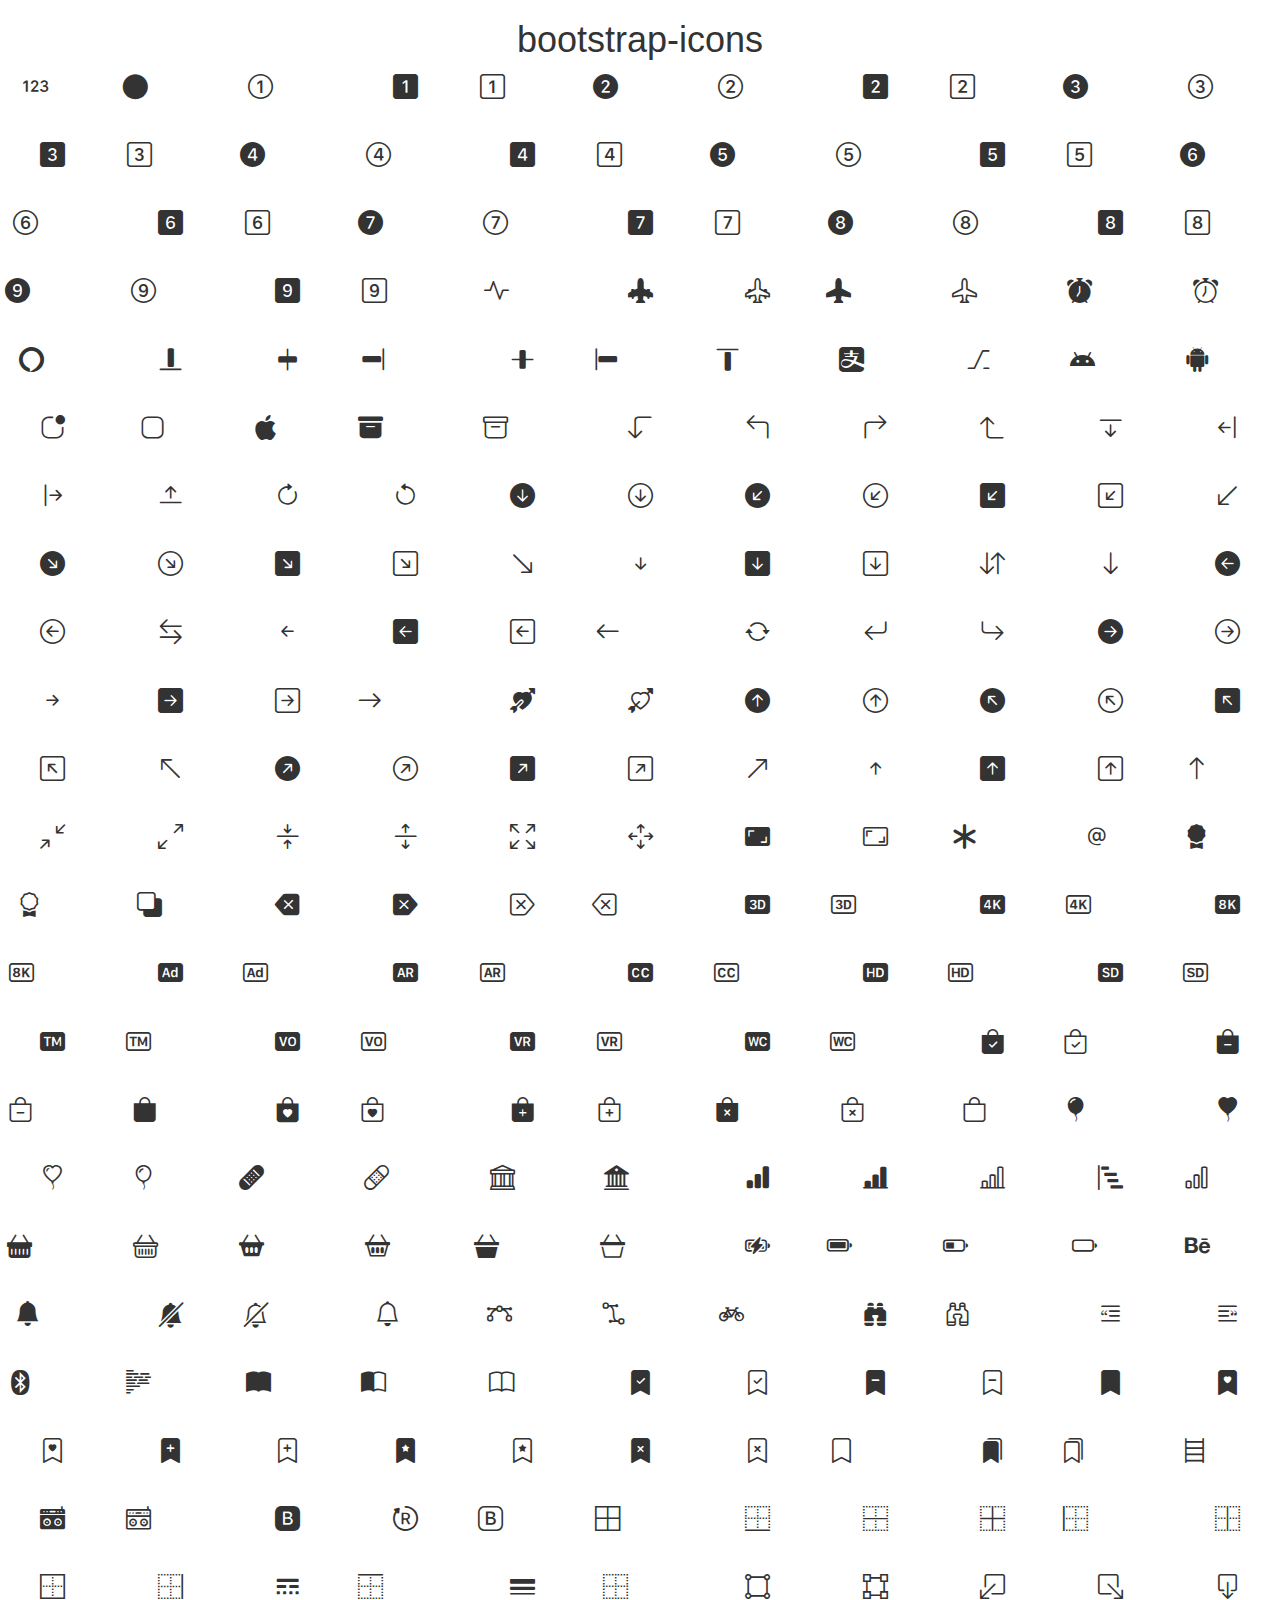
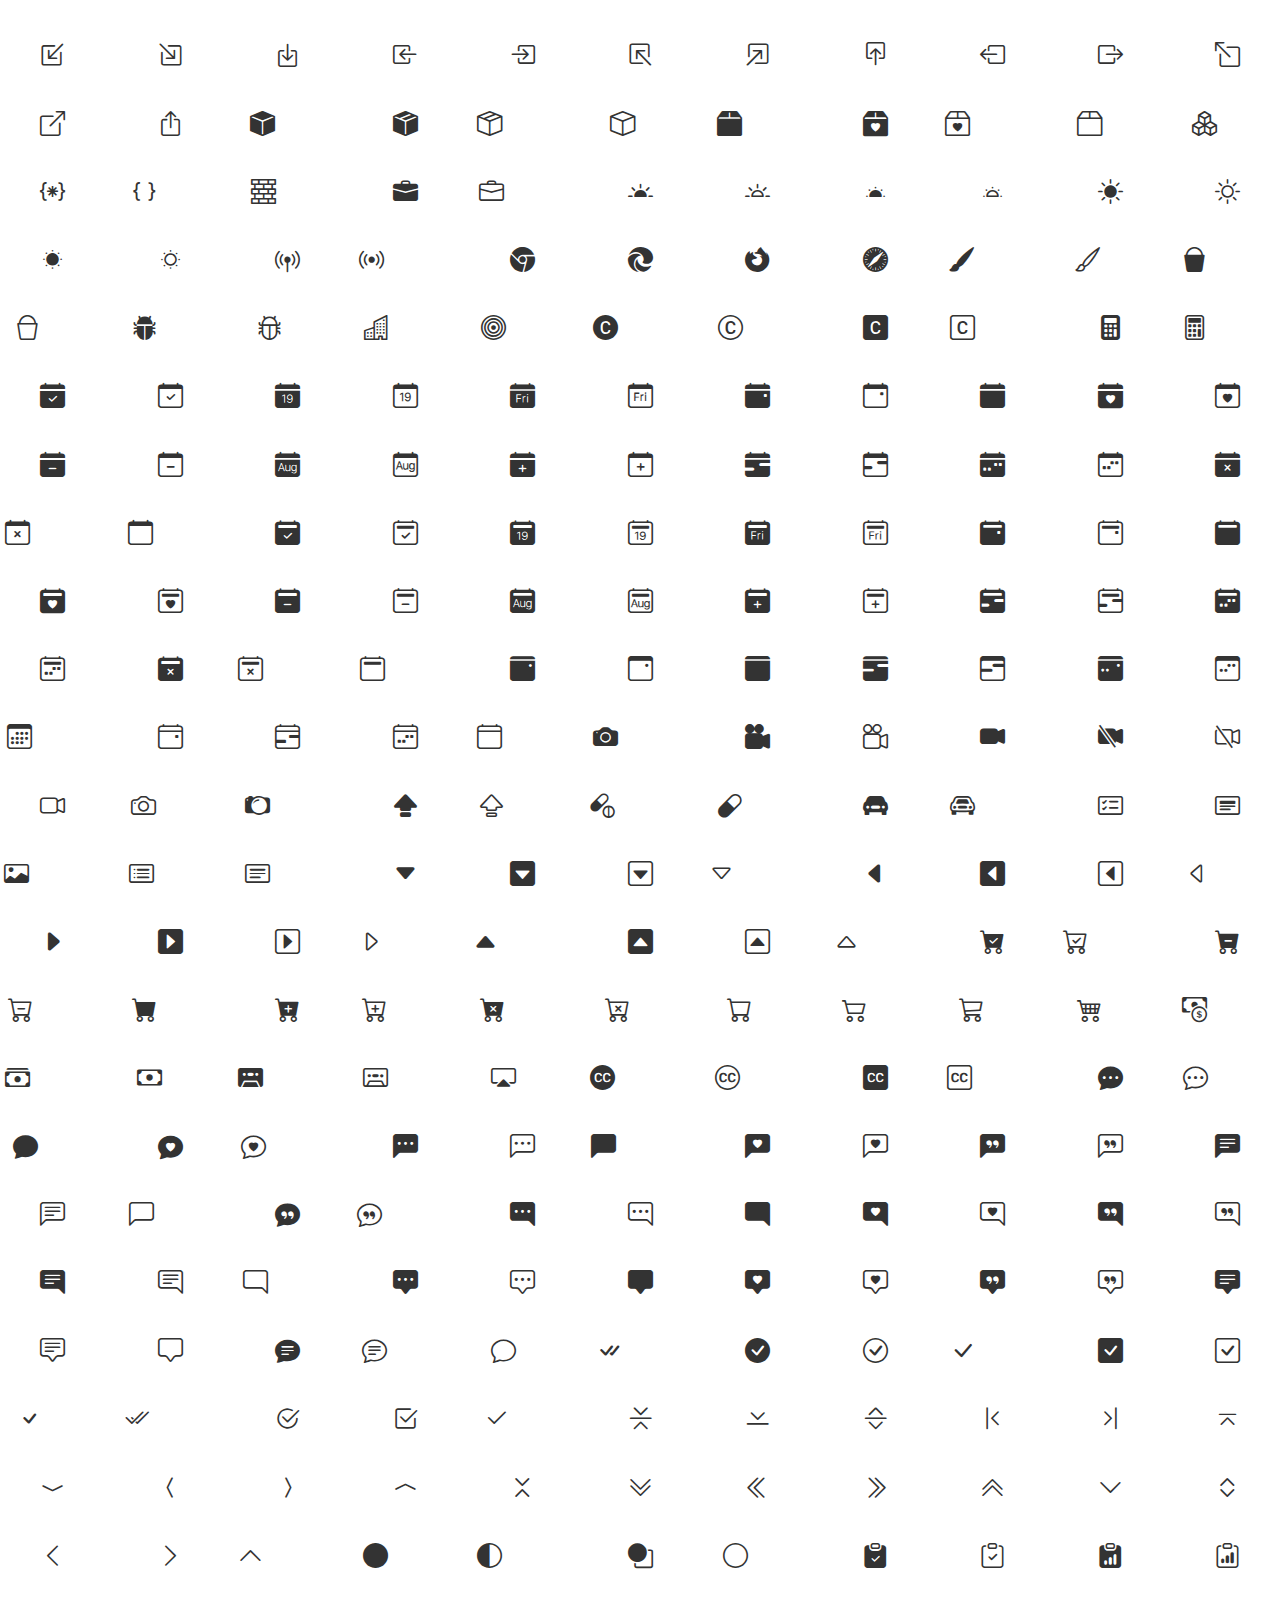
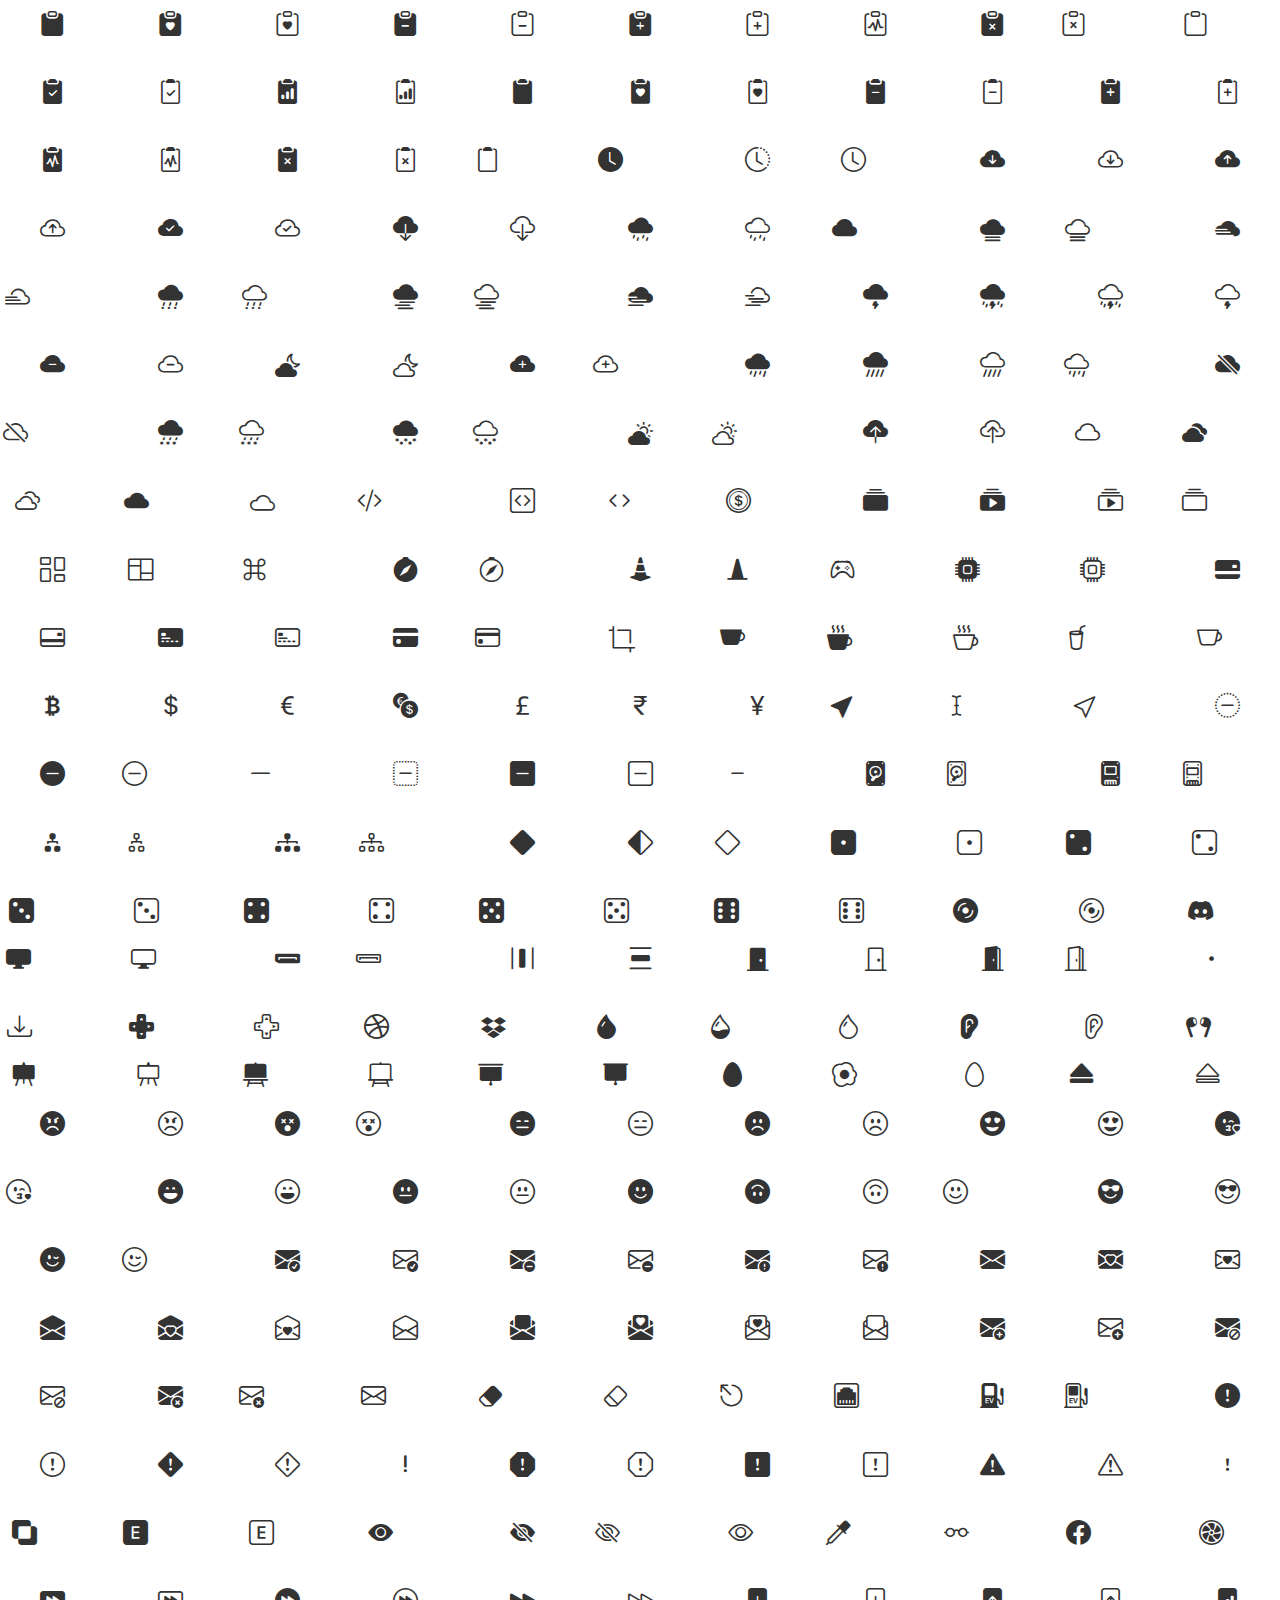
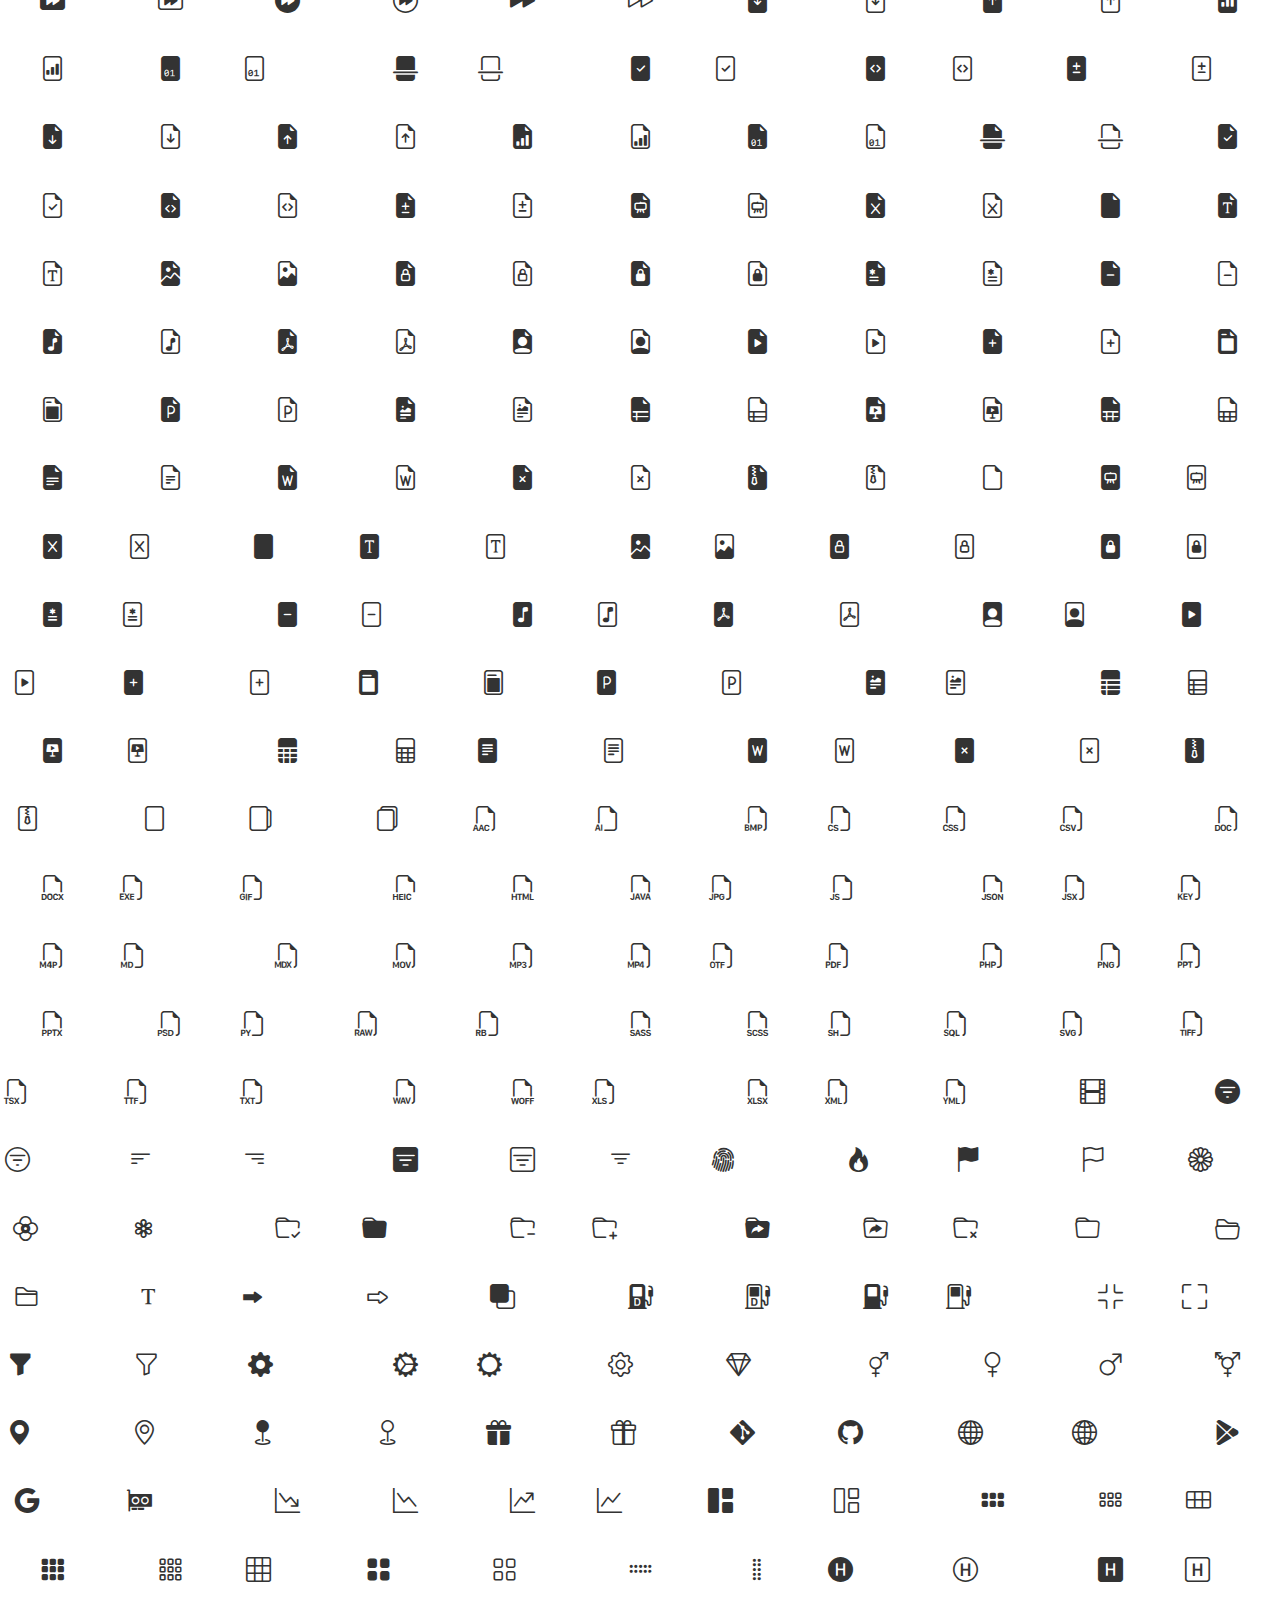
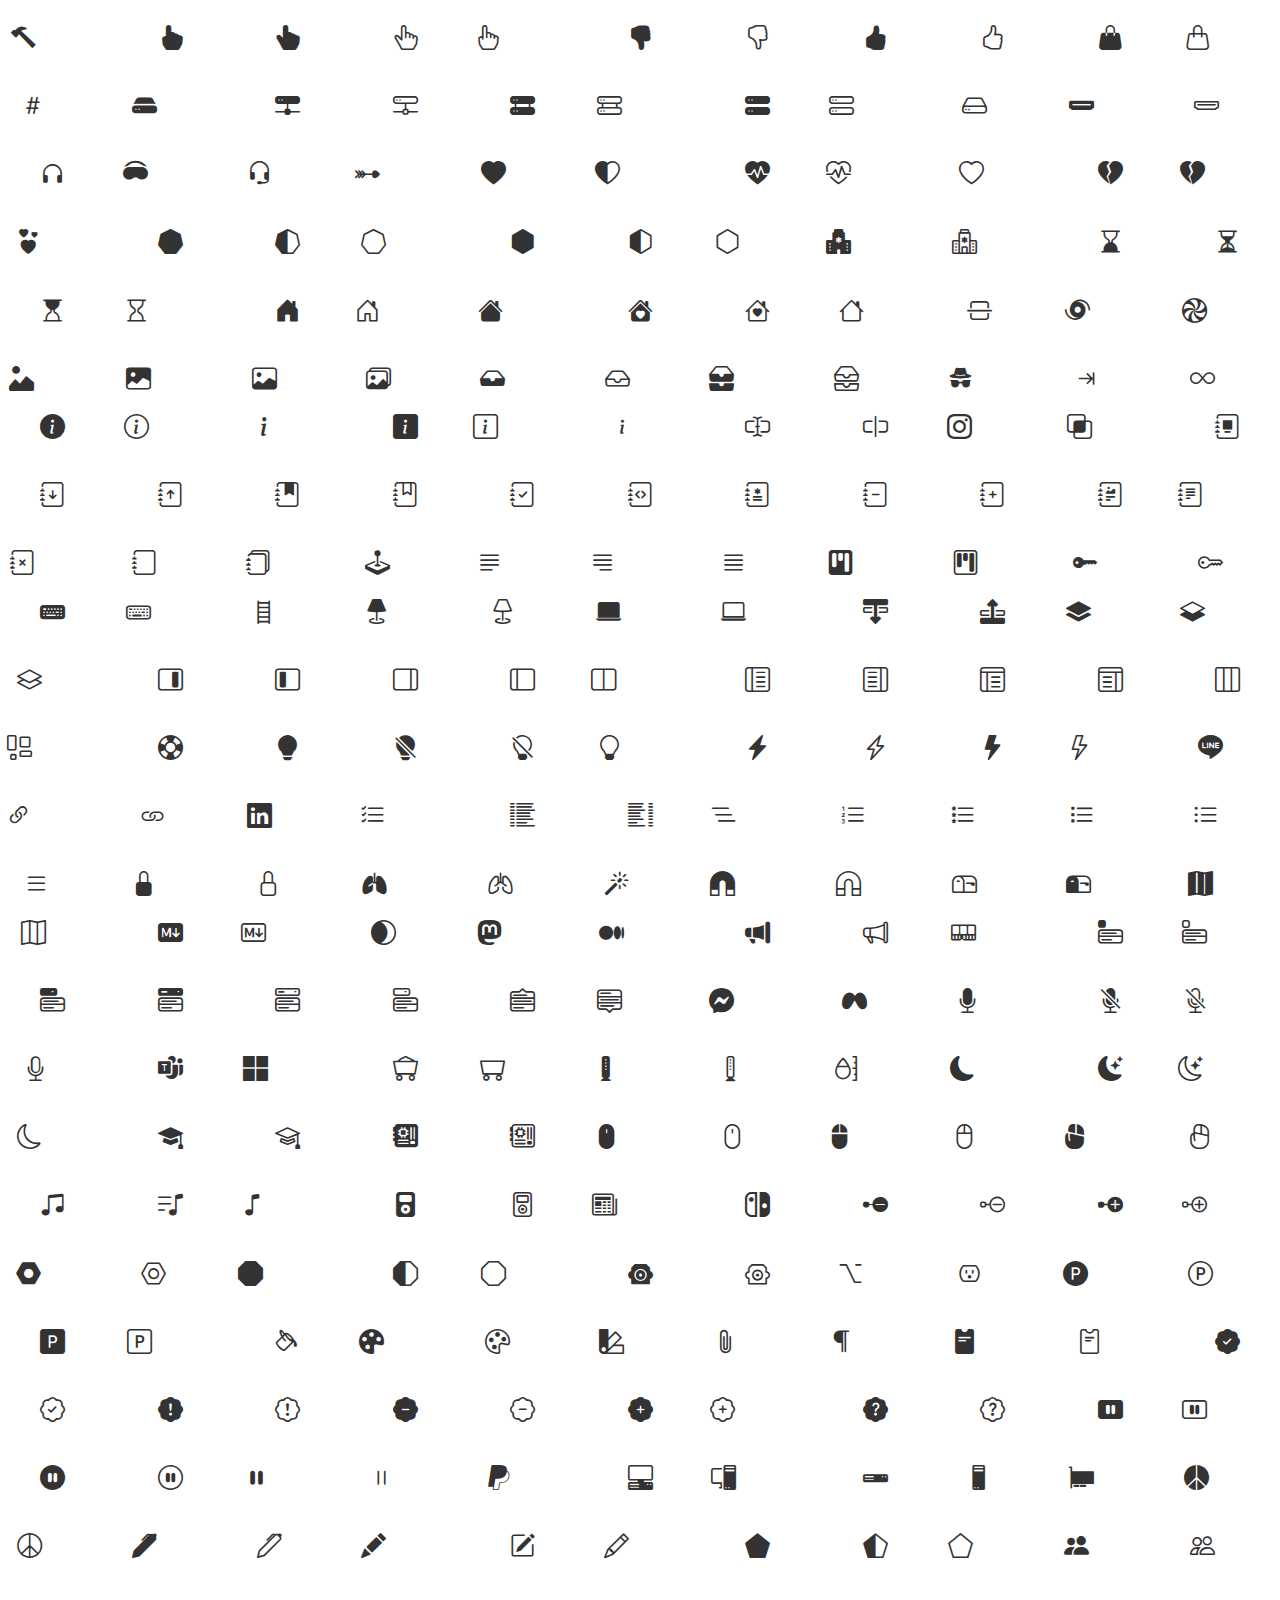
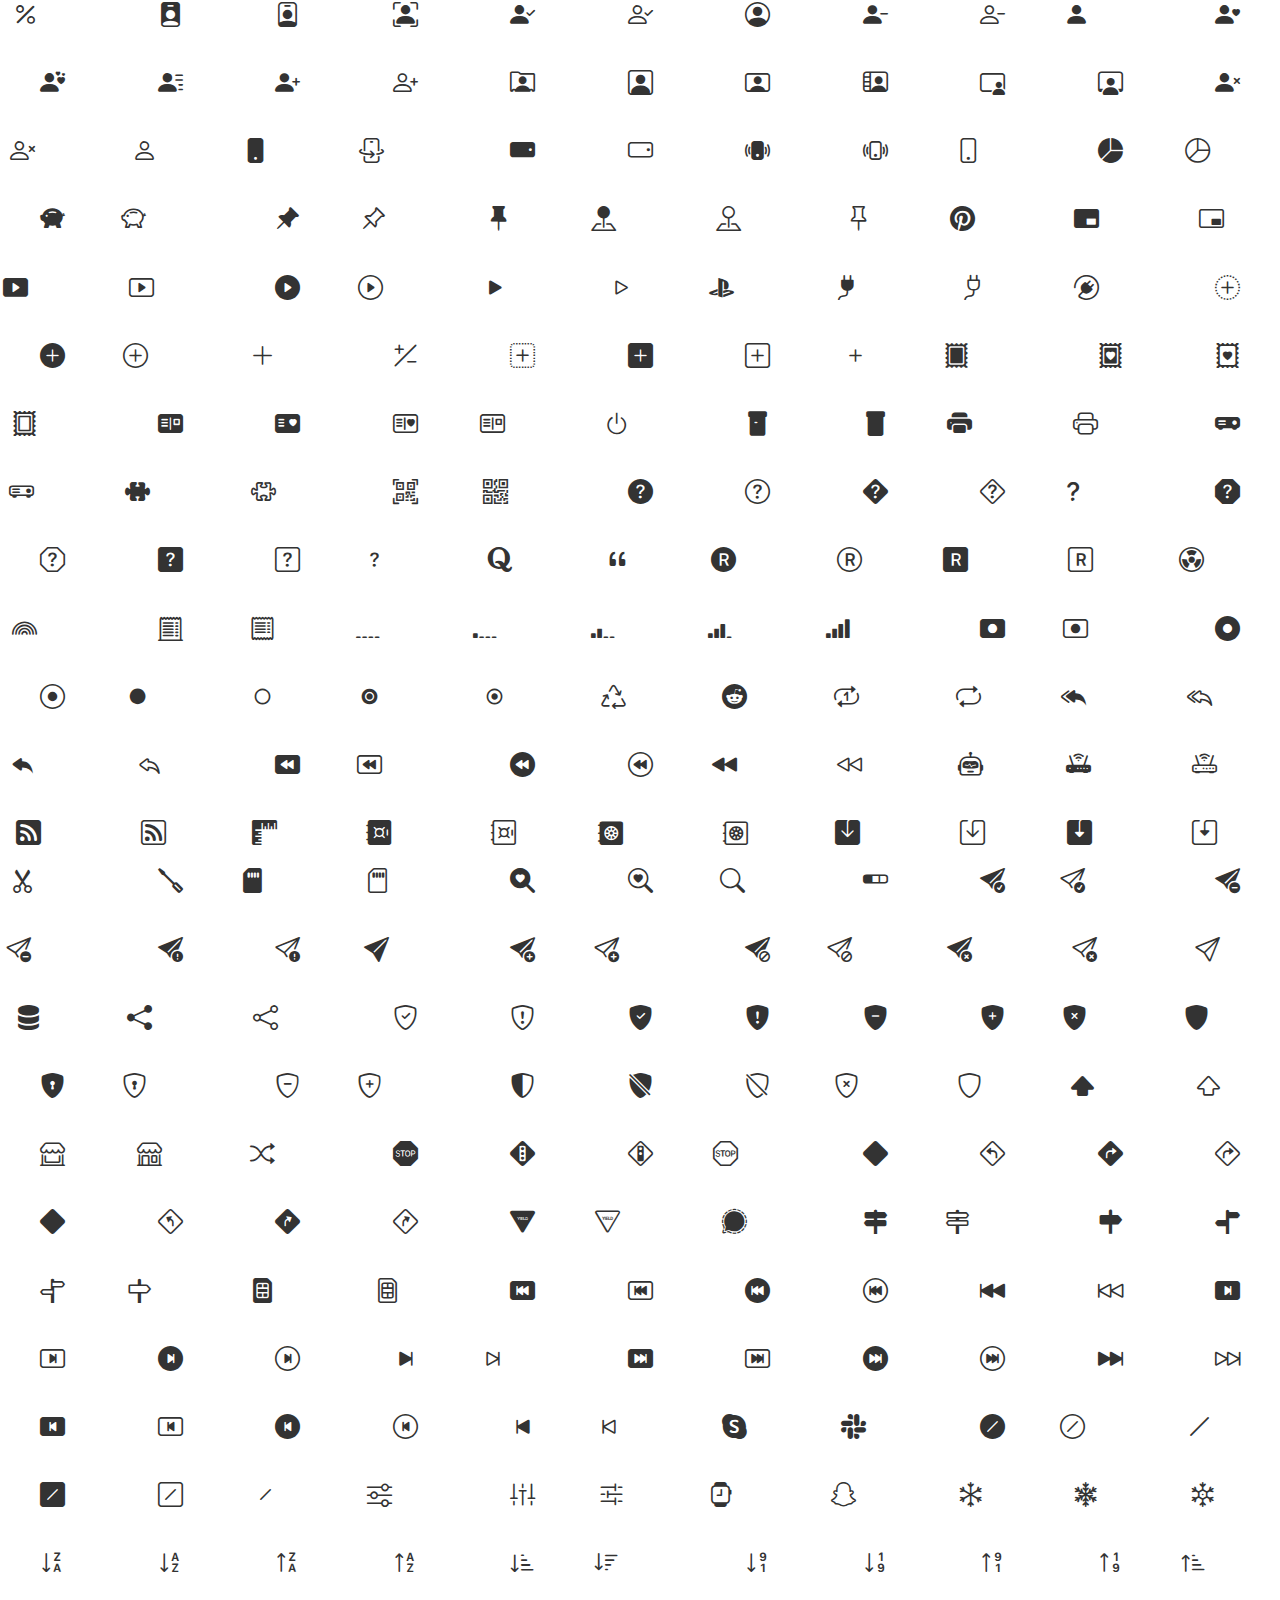
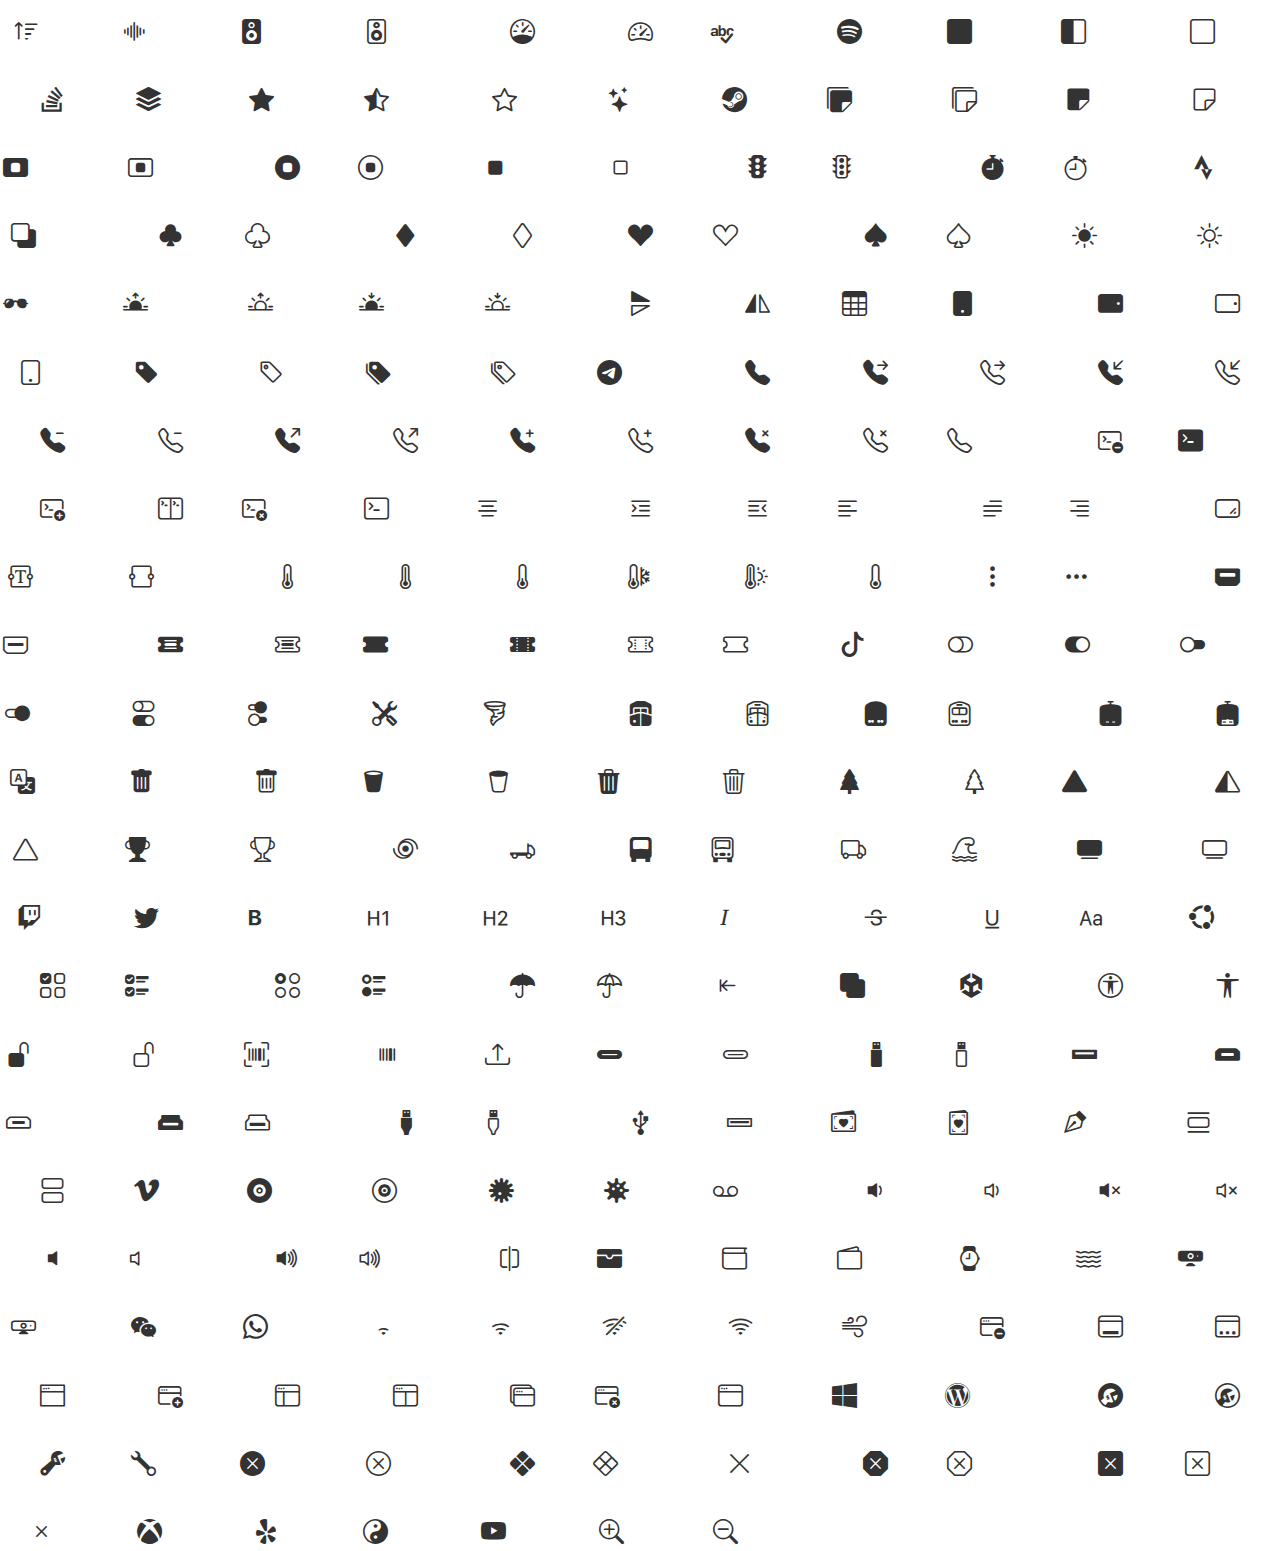
<file: assets/vendor/bootstrap-icons/index.html>
<!doctype html>
<html lang="en">
<head>
  <meta charset="utf-8">
  <title>bootstrap-icons</title>

  <style>
    .icons {
      display: grid;
      max-width: 100%;
      grid-template-columns: repeat(auto-fit, minmax(100px, 1fr) );
      gap: 1.25rem;
    }
    .icon {
      background-color: var(--bs-light);
      border-radius: .25rem;
    }
    .bi {
      margin: .25rem;
      font-size: 2.5rem;
    }
    .label {
      font-family: var(--bs-font-monospace);
    }
    .label {
      display: inline-block;
      width: 100%;
      overflow: hidden;
      padding: .25rem;
      font-size: .625rem;
      text-overflow: ellipsis;
      white-space: nowrap;
    }
  </style>

  <link rel="stylesheet" href="/assets/css/bootstrap.min.css">
  <link rel="stylesheet" href="bootstrap-icons.css">
</head>
<body class="text-center">

  <h1>bootstrap-icons</h1>

  <div class="icons">
    <div class="icon">
      <i class="bi bi-123"></i>
      <div class="label">123</div>
    </div>
    <div class="icon">
      <i class="bi bi-1-circle-fill"></i>
      <div class="label">1-circle-fill</div>
    </div>
    <div class="icon">
      <i class="bi bi-1-circle"></i>
      <div class="label">1-circle</div>
    </div>
    <div class="icon">
      <i class="bi bi-1-square-fill"></i>
      <div class="label">1-square-fill</div>
    </div>
    <div class="icon">
      <i class="bi bi-1-square"></i>
      <div class="label">1-square</div>
    </div>
    <div class="icon">
      <i class="bi bi-2-circle-fill"></i>
      <div class="label">2-circle-fill</div>
    </div>
    <div class="icon">
      <i class="bi bi-2-circle"></i>
      <div class="label">2-circle</div>
    </div>
    <div class="icon">
      <i class="bi bi-2-square-fill"></i>
      <div class="label">2-square-fill</div>
    </div>
    <div class="icon">
      <i class="bi bi-2-square"></i>
      <div class="label">2-square</div>
    </div>
    <div class="icon">
      <i class="bi bi-3-circle-fill"></i>
      <div class="label">3-circle-fill</div>
    </div>
    <div class="icon">
      <i class="bi bi-3-circle"></i>
      <div class="label">3-circle</div>
    </div>
    <div class="icon">
      <i class="bi bi-3-square-fill"></i>
      <div class="label">3-square-fill</div>
    </div>
    <div class="icon">
      <i class="bi bi-3-square"></i>
      <div class="label">3-square</div>
    </div>
    <div class="icon">
      <i class="bi bi-4-circle-fill"></i>
      <div class="label">4-circle-fill</div>
    </div>
    <div class="icon">
      <i class="bi bi-4-circle"></i>
      <div class="label">4-circle</div>
    </div>
    <div class="icon">
      <i class="bi bi-4-square-fill"></i>
      <div class="label">4-square-fill</div>
    </div>
    <div class="icon">
      <i class="bi bi-4-square"></i>
      <div class="label">4-square</div>
    </div>
    <div class="icon">
      <i class="bi bi-5-circle-fill"></i>
      <div class="label">5-circle-fill</div>
    </div>
    <div class="icon">
      <i class="bi bi-5-circle"></i>
      <div class="label">5-circle</div>
    </div>
    <div class="icon">
      <i class="bi bi-5-square-fill"></i>
      <div class="label">5-square-fill</div>
    </div>
    <div class="icon">
      <i class="bi bi-5-square"></i>
      <div class="label">5-square</div>
    </div>
    <div class="icon">
      <i class="bi bi-6-circle-fill"></i>
      <div class="label">6-circle-fill</div>
    </div>
    <div class="icon">
      <i class="bi bi-6-circle"></i>
      <div class="label">6-circle</div>
    </div>
    <div class="icon">
      <i class="bi bi-6-square-fill"></i>
      <div class="label">6-square-fill</div>
    </div>
    <div class="icon">
      <i class="bi bi-6-square"></i>
      <div class="label">6-square</div>
    </div>
    <div class="icon">
      <i class="bi bi-7-circle-fill"></i>
      <div class="label">7-circle-fill</div>
    </div>
    <div class="icon">
      <i class="bi bi-7-circle"></i>
      <div class="label">7-circle</div>
    </div>
    <div class="icon">
      <i class="bi bi-7-square-fill"></i>
      <div class="label">7-square-fill</div>
    </div>
    <div class="icon">
      <i class="bi bi-7-square"></i>
      <div class="label">7-square</div>
    </div>
    <div class="icon">
      <i class="bi bi-8-circle-fill"></i>
      <div class="label">8-circle-fill</div>
    </div>
    <div class="icon">
      <i class="bi bi-8-circle"></i>
      <div class="label">8-circle</div>
    </div>
    <div class="icon">
      <i class="bi bi-8-square-fill"></i>
      <div class="label">8-square-fill</div>
    </div>
    <div class="icon">
      <i class="bi bi-8-square"></i>
      <div class="label">8-square</div>
    </div>
    <div class="icon">
      <i class="bi bi-9-circle-fill"></i>
      <div class="label">9-circle-fill</div>
    </div>
    <div class="icon">
      <i class="bi bi-9-circle"></i>
      <div class="label">9-circle</div>
    </div>
    <div class="icon">
      <i class="bi bi-9-square-fill"></i>
      <div class="label">9-square-fill</div>
    </div>
    <div class="icon">
      <i class="bi bi-9-square"></i>
      <div class="label">9-square</div>
    </div>
    <div class="icon">
      <i class="bi bi-activity"></i>
      <div class="label">activity</div>
    </div>
    <div class="icon">
      <i class="bi bi-airplane-engines-fill"></i>
      <div class="label">airplane-engines-fill</div>
    </div>
    <div class="icon">
      <i class="bi bi-airplane-engines"></i>
      <div class="label">airplane-engines</div>
    </div>
    <div class="icon">
      <i class="bi bi-airplane-fill"></i>
      <div class="label">airplane-fill</div>
    </div>
    <div class="icon">
      <i class="bi bi-airplane"></i>
      <div class="label">airplane</div>
    </div>
    <div class="icon">
      <i class="bi bi-alarm-fill"></i>
      <div class="label">alarm-fill</div>
    </div>
    <div class="icon">
      <i class="bi bi-alarm"></i>
      <div class="label">alarm</div>
    </div>
    <div class="icon">
      <i class="bi bi-alexa"></i>
      <div class="label">alexa</div>
    </div>
    <div class="icon">
      <i class="bi bi-align-bottom"></i>
      <div class="label">align-bottom</div>
    </div>
    <div class="icon">
      <i class="bi bi-align-center"></i>
      <div class="label">align-center</div>
    </div>
    <div class="icon">
      <i class="bi bi-align-end"></i>
      <div class="label">align-end</div>
    </div>
    <div class="icon">
      <i class="bi bi-align-middle"></i>
      <div class="label">align-middle</div>
    </div>
    <div class="icon">
      <i class="bi bi-align-start"></i>
      <div class="label">align-start</div>
    </div>
    <div class="icon">
      <i class="bi bi-align-top"></i>
      <div class="label">align-top</div>
    </div>
    <div class="icon">
      <i class="bi bi-alipay"></i>
      <div class="label">alipay</div>
    </div>
    <div class="icon">
      <i class="bi bi-alt"></i>
      <div class="label">alt</div>
    </div>
    <div class="icon">
      <i class="bi bi-android"></i>
      <div class="label">android</div>
    </div>
    <div class="icon">
      <i class="bi bi-android2"></i>
      <div class="label">android2</div>
    </div>
    <div class="icon">
      <i class="bi bi-app-indicator"></i>
      <div class="label">app-indicator</div>
    </div>
    <div class="icon">
      <i class="bi bi-app"></i>
      <div class="label">app</div>
    </div>
    <div class="icon">
      <i class="bi bi-apple"></i>
      <div class="label">apple</div>
    </div>
    <div class="icon">
      <i class="bi bi-archive-fill"></i>
      <div class="label">archive-fill</div>
    </div>
    <div class="icon">
      <i class="bi bi-archive"></i>
      <div class="label">archive</div>
    </div>
    <div class="icon">
      <i class="bi bi-arrow-90deg-down"></i>
      <div class="label">arrow-90deg-down</div>
    </div>
    <div class="icon">
      <i class="bi bi-arrow-90deg-left"></i>
      <div class="label">arrow-90deg-left</div>
    </div>
    <div class="icon">
      <i class="bi bi-arrow-90deg-right"></i>
      <div class="label">arrow-90deg-right</div>
    </div>
    <div class="icon">
      <i class="bi bi-arrow-90deg-up"></i>
      <div class="label">arrow-90deg-up</div>
    </div>
    <div class="icon">
      <i class="bi bi-arrow-bar-down"></i>
      <div class="label">arrow-bar-down</div>
    </div>
    <div class="icon">
      <i class="bi bi-arrow-bar-left"></i>
      <div class="label">arrow-bar-left</div>
    </div>
    <div class="icon">
      <i class="bi bi-arrow-bar-right"></i>
      <div class="label">arrow-bar-right</div>
    </div>
    <div class="icon">
      <i class="bi bi-arrow-bar-up"></i>
      <div class="label">arrow-bar-up</div>
    </div>
    <div class="icon">
      <i class="bi bi-arrow-clockwise"></i>
      <div class="label">arrow-clockwise</div>
    </div>
    <div class="icon">
      <i class="bi bi-arrow-counterclockwise"></i>
      <div class="label">arrow-counterclockwise</div>
    </div>
    <div class="icon">
      <i class="bi bi-arrow-down-circle-fill"></i>
      <div class="label">arrow-down-circle-fill</div>
    </div>
    <div class="icon">
      <i class="bi bi-arrow-down-circle"></i>
      <div class="label">arrow-down-circle</div>
    </div>
    <div class="icon">
      <i class="bi bi-arrow-down-left-circle-fill"></i>
      <div class="label">arrow-down-left-circle-fill</div>
    </div>
    <div class="icon">
      <i class="bi bi-arrow-down-left-circle"></i>
      <div class="label">arrow-down-left-circle</div>
    </div>
    <div class="icon">
      <i class="bi bi-arrow-down-left-square-fill"></i>
      <div class="label">arrow-down-left-square-fill</div>
    </div>
    <div class="icon">
      <i class="bi bi-arrow-down-left-square"></i>
      <div class="label">arrow-down-left-square</div>
    </div>
    <div class="icon">
      <i class="bi bi-arrow-down-left"></i>
      <div class="label">arrow-down-left</div>
    </div>
    <div class="icon">
      <i class="bi bi-arrow-down-right-circle-fill"></i>
      <div class="label">arrow-down-right-circle-fill</div>
    </div>
    <div class="icon">
      <i class="bi bi-arrow-down-right-circle"></i>
      <div class="label">arrow-down-right-circle</div>
    </div>
    <div class="icon">
      <i class="bi bi-arrow-down-right-square-fill"></i>
      <div class="label">arrow-down-right-square-fill</div>
    </div>
    <div class="icon">
      <i class="bi bi-arrow-down-right-square"></i>
      <div class="label">arrow-down-right-square</div>
    </div>
    <div class="icon">
      <i class="bi bi-arrow-down-right"></i>
      <div class="label">arrow-down-right</div>
    </div>
    <div class="icon">
      <i class="bi bi-arrow-down-short"></i>
      <div class="label">arrow-down-short</div>
    </div>
    <div class="icon">
      <i class="bi bi-arrow-down-square-fill"></i>
      <div class="label">arrow-down-square-fill</div>
    </div>
    <div class="icon">
      <i class="bi bi-arrow-down-square"></i>
      <div class="label">arrow-down-square</div>
    </div>
    <div class="icon">
      <i class="bi bi-arrow-down-up"></i>
      <div class="label">arrow-down-up</div>
    </div>
    <div class="icon">
      <i class="bi bi-arrow-down"></i>
      <div class="label">arrow-down</div>
    </div>
    <div class="icon">
      <i class="bi bi-arrow-left-circle-fill"></i>
      <div class="label">arrow-left-circle-fill</div>
    </div>
    <div class="icon">
      <i class="bi bi-arrow-left-circle"></i>
      <div class="label">arrow-left-circle</div>
    </div>
    <div class="icon">
      <i class="bi bi-arrow-left-right"></i>
      <div class="label">arrow-left-right</div>
    </div>
    <div class="icon">
      <i class="bi bi-arrow-left-short"></i>
      <div class="label">arrow-left-short</div>
    </div>
    <div class="icon">
      <i class="bi bi-arrow-left-square-fill"></i>
      <div class="label">arrow-left-square-fill</div>
    </div>
    <div class="icon">
      <i class="bi bi-arrow-left-square"></i>
      <div class="label">arrow-left-square</div>
    </div>
    <div class="icon">
      <i class="bi bi-arrow-left"></i>
      <div class="label">arrow-left</div>
    </div>
    <div class="icon">
      <i class="bi bi-arrow-repeat"></i>
      <div class="label">arrow-repeat</div>
    </div>
    <div class="icon">
      <i class="bi bi-arrow-return-left"></i>
      <div class="label">arrow-return-left</div>
    </div>
    <div class="icon">
      <i class="bi bi-arrow-return-right"></i>
      <div class="label">arrow-return-right</div>
    </div>
    <div class="icon">
      <i class="bi bi-arrow-right-circle-fill"></i>
      <div class="label">arrow-right-circle-fill</div>
    </div>
    <div class="icon">
      <i class="bi bi-arrow-right-circle"></i>
      <div class="label">arrow-right-circle</div>
    </div>
    <div class="icon">
      <i class="bi bi-arrow-right-short"></i>
      <div class="label">arrow-right-short</div>
    </div>
    <div class="icon">
      <i class="bi bi-arrow-right-square-fill"></i>
      <div class="label">arrow-right-square-fill</div>
    </div>
    <div class="icon">
      <i class="bi bi-arrow-right-square"></i>
      <div class="label">arrow-right-square</div>
    </div>
    <div class="icon">
      <i class="bi bi-arrow-right"></i>
      <div class="label">arrow-right</div>
    </div>
    <div class="icon">
      <i class="bi bi-arrow-through-heart-fill"></i>
      <div class="label">arrow-through-heart-fill</div>
    </div>
    <div class="icon">
      <i class="bi bi-arrow-through-heart"></i>
      <div class="label">arrow-through-heart</div>
    </div>
    <div class="icon">
      <i class="bi bi-arrow-up-circle-fill"></i>
      <div class="label">arrow-up-circle-fill</div>
    </div>
    <div class="icon">
      <i class="bi bi-arrow-up-circle"></i>
      <div class="label">arrow-up-circle</div>
    </div>
    <div class="icon">
      <i class="bi bi-arrow-up-left-circle-fill"></i>
      <div class="label">arrow-up-left-circle-fill</div>
    </div>
    <div class="icon">
      <i class="bi bi-arrow-up-left-circle"></i>
      <div class="label">arrow-up-left-circle</div>
    </div>
    <div class="icon">
      <i class="bi bi-arrow-up-left-square-fill"></i>
      <div class="label">arrow-up-left-square-fill</div>
    </div>
    <div class="icon">
      <i class="bi bi-arrow-up-left-square"></i>
      <div class="label">arrow-up-left-square</div>
    </div>
    <div class="icon">
      <i class="bi bi-arrow-up-left"></i>
      <div class="label">arrow-up-left</div>
    </div>
    <div class="icon">
      <i class="bi bi-arrow-up-right-circle-fill"></i>
      <div class="label">arrow-up-right-circle-fill</div>
    </div>
    <div class="icon">
      <i class="bi bi-arrow-up-right-circle"></i>
      <div class="label">arrow-up-right-circle</div>
    </div>
    <div class="icon">
      <i class="bi bi-arrow-up-right-square-fill"></i>
      <div class="label">arrow-up-right-square-fill</div>
    </div>
    <div class="icon">
      <i class="bi bi-arrow-up-right-square"></i>
      <div class="label">arrow-up-right-square</div>
    </div>
    <div class="icon">
      <i class="bi bi-arrow-up-right"></i>
      <div class="label">arrow-up-right</div>
    </div>
    <div class="icon">
      <i class="bi bi-arrow-up-short"></i>
      <div class="label">arrow-up-short</div>
    </div>
    <div class="icon">
      <i class="bi bi-arrow-up-square-fill"></i>
      <div class="label">arrow-up-square-fill</div>
    </div>
    <div class="icon">
      <i class="bi bi-arrow-up-square"></i>
      <div class="label">arrow-up-square</div>
    </div>
    <div class="icon">
      <i class="bi bi-arrow-up"></i>
      <div class="label">arrow-up</div>
    </div>
    <div class="icon">
      <i class="bi bi-arrows-angle-contract"></i>
      <div class="label">arrows-angle-contract</div>
    </div>
    <div class="icon">
      <i class="bi bi-arrows-angle-expand"></i>
      <div class="label">arrows-angle-expand</div>
    </div>
    <div class="icon">
      <i class="bi bi-arrows-collapse"></i>
      <div class="label">arrows-collapse</div>
    </div>
    <div class="icon">
      <i class="bi bi-arrows-expand"></i>
      <div class="label">arrows-expand</div>
    </div>
    <div class="icon">
      <i class="bi bi-arrows-fullscreen"></i>
      <div class="label">arrows-fullscreen</div>
    </div>
    <div class="icon">
      <i class="bi bi-arrows-move"></i>
      <div class="label">arrows-move</div>
    </div>
    <div class="icon">
      <i class="bi bi-aspect-ratio-fill"></i>
      <div class="label">aspect-ratio-fill</div>
    </div>
    <div class="icon">
      <i class="bi bi-aspect-ratio"></i>
      <div class="label">aspect-ratio</div>
    </div>
    <div class="icon">
      <i class="bi bi-asterisk"></i>
      <div class="label">asterisk</div>
    </div>
    <div class="icon">
      <i class="bi bi-at"></i>
      <div class="label">at</div>
    </div>
    <div class="icon">
      <i class="bi bi-award-fill"></i>
      <div class="label">award-fill</div>
    </div>
    <div class="icon">
      <i class="bi bi-award"></i>
      <div class="label">award</div>
    </div>
    <div class="icon">
      <i class="bi bi-back"></i>
      <div class="label">back</div>
    </div>
    <div class="icon">
      <i class="bi bi-backspace-fill"></i>
      <div class="label">backspace-fill</div>
    </div>
    <div class="icon">
      <i class="bi bi-backspace-reverse-fill"></i>
      <div class="label">backspace-reverse-fill</div>
    </div>
    <div class="icon">
      <i class="bi bi-backspace-reverse"></i>
      <div class="label">backspace-reverse</div>
    </div>
    <div class="icon">
      <i class="bi bi-backspace"></i>
      <div class="label">backspace</div>
    </div>
    <div class="icon">
      <i class="bi bi-badge-3d-fill"></i>
      <div class="label">badge-3d-fill</div>
    </div>
    <div class="icon">
      <i class="bi bi-badge-3d"></i>
      <div class="label">badge-3d</div>
    </div>
    <div class="icon">
      <i class="bi bi-badge-4k-fill"></i>
      <div class="label">badge-4k-fill</div>
    </div>
    <div class="icon">
      <i class="bi bi-badge-4k"></i>
      <div class="label">badge-4k</div>
    </div>
    <div class="icon">
      <i class="bi bi-badge-8k-fill"></i>
      <div class="label">badge-8k-fill</div>
    </div>
    <div class="icon">
      <i class="bi bi-badge-8k"></i>
      <div class="label">badge-8k</div>
    </div>
    <div class="icon">
      <i class="bi bi-badge-ad-fill"></i>
      <div class="label">badge-ad-fill</div>
    </div>
    <div class="icon">
      <i class="bi bi-badge-ad"></i>
      <div class="label">badge-ad</div>
    </div>
    <div class="icon">
      <i class="bi bi-badge-ar-fill"></i>
      <div class="label">badge-ar-fill</div>
    </div>
    <div class="icon">
      <i class="bi bi-badge-ar"></i>
      <div class="label">badge-ar</div>
    </div>
    <div class="icon">
      <i class="bi bi-badge-cc-fill"></i>
      <div class="label">badge-cc-fill</div>
    </div>
    <div class="icon">
      <i class="bi bi-badge-cc"></i>
      <div class="label">badge-cc</div>
    </div>
    <div class="icon">
      <i class="bi bi-badge-hd-fill"></i>
      <div class="label">badge-hd-fill</div>
    </div>
    <div class="icon">
      <i class="bi bi-badge-hd"></i>
      <div class="label">badge-hd</div>
    </div>
    <div class="icon">
      <i class="bi bi-badge-sd-fill"></i>
      <div class="label">badge-sd-fill</div>
    </div>
    <div class="icon">
      <i class="bi bi-badge-sd"></i>
      <div class="label">badge-sd</div>
    </div>
    <div class="icon">
      <i class="bi bi-badge-tm-fill"></i>
      <div class="label">badge-tm-fill</div>
    </div>
    <div class="icon">
      <i class="bi bi-badge-tm"></i>
      <div class="label">badge-tm</div>
    </div>
    <div class="icon">
      <i class="bi bi-badge-vo-fill"></i>
      <div class="label">badge-vo-fill</div>
    </div>
    <div class="icon">
      <i class="bi bi-badge-vo"></i>
      <div class="label">badge-vo</div>
    </div>
    <div class="icon">
      <i class="bi bi-badge-vr-fill"></i>
      <div class="label">badge-vr-fill</div>
    </div>
    <div class="icon">
      <i class="bi bi-badge-vr"></i>
      <div class="label">badge-vr</div>
    </div>
    <div class="icon">
      <i class="bi bi-badge-wc-fill"></i>
      <div class="label">badge-wc-fill</div>
    </div>
    <div class="icon">
      <i class="bi bi-badge-wc"></i>
      <div class="label">badge-wc</div>
    </div>
    <div class="icon">
      <i class="bi bi-bag-check-fill"></i>
      <div class="label">bag-check-fill</div>
    </div>
    <div class="icon">
      <i class="bi bi-bag-check"></i>
      <div class="label">bag-check</div>
    </div>
    <div class="icon">
      <i class="bi bi-bag-dash-fill"></i>
      <div class="label">bag-dash-fill</div>
    </div>
    <div class="icon">
      <i class="bi bi-bag-dash"></i>
      <div class="label">bag-dash</div>
    </div>
    <div class="icon">
      <i class="bi bi-bag-fill"></i>
      <div class="label">bag-fill</div>
    </div>
    <div class="icon">
      <i class="bi bi-bag-heart-fill"></i>
      <div class="label">bag-heart-fill</div>
    </div>
    <div class="icon">
      <i class="bi bi-bag-heart"></i>
      <div class="label">bag-heart</div>
    </div>
    <div class="icon">
      <i class="bi bi-bag-plus-fill"></i>
      <div class="label">bag-plus-fill</div>
    </div>
    <div class="icon">
      <i class="bi bi-bag-plus"></i>
      <div class="label">bag-plus</div>
    </div>
    <div class="icon">
      <i class="bi bi-bag-x-fill"></i>
      <div class="label">bag-x-fill</div>
    </div>
    <div class="icon">
      <i class="bi bi-bag-x"></i>
      <div class="label">bag-x</div>
    </div>
    <div class="icon">
      <i class="bi bi-bag"></i>
      <div class="label">bag</div>
    </div>
    <div class="icon">
      <i class="bi bi-balloon-fill"></i>
      <div class="label">balloon-fill</div>
    </div>
    <div class="icon">
      <i class="bi bi-balloon-heart-fill"></i>
      <div class="label">balloon-heart-fill</div>
    </div>
    <div class="icon">
      <i class="bi bi-balloon-heart"></i>
      <div class="label">balloon-heart</div>
    </div>
    <div class="icon">
      <i class="bi bi-balloon"></i>
      <div class="label">balloon</div>
    </div>
    <div class="icon">
      <i class="bi bi-bandaid-fill"></i>
      <div class="label">bandaid-fill</div>
    </div>
    <div class="icon">
      <i class="bi bi-bandaid"></i>
      <div class="label">bandaid</div>
    </div>
    <div class="icon">
      <i class="bi bi-bank"></i>
      <div class="label">bank</div>
    </div>
    <div class="icon">
      <i class="bi bi-bank2"></i>
      <div class="label">bank2</div>
    </div>
    <div class="icon">
      <i class="bi bi-bar-chart-fill"></i>
      <div class="label">bar-chart-fill</div>
    </div>
    <div class="icon">
      <i class="bi bi-bar-chart-line-fill"></i>
      <div class="label">bar-chart-line-fill</div>
    </div>
    <div class="icon">
      <i class="bi bi-bar-chart-line"></i>
      <div class="label">bar-chart-line</div>
    </div>
    <div class="icon">
      <i class="bi bi-bar-chart-steps"></i>
      <div class="label">bar-chart-steps</div>
    </div>
    <div class="icon">
      <i class="bi bi-bar-chart"></i>
      <div class="label">bar-chart</div>
    </div>
    <div class="icon">
      <i class="bi bi-basket-fill"></i>
      <div class="label">basket-fill</div>
    </div>
    <div class="icon">
      <i class="bi bi-basket"></i>
      <div class="label">basket</div>
    </div>
    <div class="icon">
      <i class="bi bi-basket2-fill"></i>
      <div class="label">basket2-fill</div>
    </div>
    <div class="icon">
      <i class="bi bi-basket2"></i>
      <div class="label">basket2</div>
    </div>
    <div class="icon">
      <i class="bi bi-basket3-fill"></i>
      <div class="label">basket3-fill</div>
    </div>
    <div class="icon">
      <i class="bi bi-basket3"></i>
      <div class="label">basket3</div>
    </div>
    <div class="icon">
      <i class="bi bi-battery-charging"></i>
      <div class="label">battery-charging</div>
    </div>
    <div class="icon">
      <i class="bi bi-battery-full"></i>
      <div class="label">battery-full</div>
    </div>
    <div class="icon">
      <i class="bi bi-battery-half"></i>
      <div class="label">battery-half</div>
    </div>
    <div class="icon">
      <i class="bi bi-battery"></i>
      <div class="label">battery</div>
    </div>
    <div class="icon">
      <i class="bi bi-behance"></i>
      <div class="label">behance</div>
    </div>
    <div class="icon">
      <i class="bi bi-bell-fill"></i>
      <div class="label">bell-fill</div>
    </div>
    <div class="icon">
      <i class="bi bi-bell-slash-fill"></i>
      <div class="label">bell-slash-fill</div>
    </div>
    <div class="icon">
      <i class="bi bi-bell-slash"></i>
      <div class="label">bell-slash</div>
    </div>
    <div class="icon">
      <i class="bi bi-bell"></i>
      <div class="label">bell</div>
    </div>
    <div class="icon">
      <i class="bi bi-bezier"></i>
      <div class="label">bezier</div>
    </div>
    <div class="icon">
      <i class="bi bi-bezier2"></i>
      <div class="label">bezier2</div>
    </div>
    <div class="icon">
      <i class="bi bi-bicycle"></i>
      <div class="label">bicycle</div>
    </div>
    <div class="icon">
      <i class="bi bi-binoculars-fill"></i>
      <div class="label">binoculars-fill</div>
    </div>
    <div class="icon">
      <i class="bi bi-binoculars"></i>
      <div class="label">binoculars</div>
    </div>
    <div class="icon">
      <i class="bi bi-blockquote-left"></i>
      <div class="label">blockquote-left</div>
    </div>
    <div class="icon">
      <i class="bi bi-blockquote-right"></i>
      <div class="label">blockquote-right</div>
    </div>
    <div class="icon">
      <i class="bi bi-bluetooth"></i>
      <div class="label">bluetooth</div>
    </div>
    <div class="icon">
      <i class="bi bi-body-text"></i>
      <div class="label">body-text</div>
    </div>
    <div class="icon">
      <i class="bi bi-book-fill"></i>
      <div class="label">book-fill</div>
    </div>
    <div class="icon">
      <i class="bi bi-book-half"></i>
      <div class="label">book-half</div>
    </div>
    <div class="icon">
      <i class="bi bi-book"></i>
      <div class="label">book</div>
    </div>
    <div class="icon">
      <i class="bi bi-bookmark-check-fill"></i>
      <div class="label">bookmark-check-fill</div>
    </div>
    <div class="icon">
      <i class="bi bi-bookmark-check"></i>
      <div class="label">bookmark-check</div>
    </div>
    <div class="icon">
      <i class="bi bi-bookmark-dash-fill"></i>
      <div class="label">bookmark-dash-fill</div>
    </div>
    <div class="icon">
      <i class="bi bi-bookmark-dash"></i>
      <div class="label">bookmark-dash</div>
    </div>
    <div class="icon">
      <i class="bi bi-bookmark-fill"></i>
      <div class="label">bookmark-fill</div>
    </div>
    <div class="icon">
      <i class="bi bi-bookmark-heart-fill"></i>
      <div class="label">bookmark-heart-fill</div>
    </div>
    <div class="icon">
      <i class="bi bi-bookmark-heart"></i>
      <div class="label">bookmark-heart</div>
    </div>
    <div class="icon">
      <i class="bi bi-bookmark-plus-fill"></i>
      <div class="label">bookmark-plus-fill</div>
    </div>
    <div class="icon">
      <i class="bi bi-bookmark-plus"></i>
      <div class="label">bookmark-plus</div>
    </div>
    <div class="icon">
      <i class="bi bi-bookmark-star-fill"></i>
      <div class="label">bookmark-star-fill</div>
    </div>
    <div class="icon">
      <i class="bi bi-bookmark-star"></i>
      <div class="label">bookmark-star</div>
    </div>
    <div class="icon">
      <i class="bi bi-bookmark-x-fill"></i>
      <div class="label">bookmark-x-fill</div>
    </div>
    <div class="icon">
      <i class="bi bi-bookmark-x"></i>
      <div class="label">bookmark-x</div>
    </div>
    <div class="icon">
      <i class="bi bi-bookmark"></i>
      <div class="label">bookmark</div>
    </div>
    <div class="icon">
      <i class="bi bi-bookmarks-fill"></i>
      <div class="label">bookmarks-fill</div>
    </div>
    <div class="icon">
      <i class="bi bi-bookmarks"></i>
      <div class="label">bookmarks</div>
    </div>
    <div class="icon">
      <i class="bi bi-bookshelf"></i>
      <div class="label">bookshelf</div>
    </div>
    <div class="icon">
      <i class="bi bi-boombox-fill"></i>
      <div class="label">boombox-fill</div>
    </div>
    <div class="icon">
      <i class="bi bi-boombox"></i>
      <div class="label">boombox</div>
    </div>
    <div class="icon">
      <i class="bi bi-bootstrap-fill"></i>
      <div class="label">bootstrap-fill</div>
    </div>
    <div class="icon">
      <i class="bi bi-bootstrap-reboot"></i>
      <div class="label">bootstrap-reboot</div>
    </div>
    <div class="icon">
      <i class="bi bi-bootstrap"></i>
      <div class="label">bootstrap</div>
    </div>
    <div class="icon">
      <i class="bi bi-border-all"></i>
      <div class="label">border-all</div>
    </div>
    <div class="icon">
      <i class="bi bi-border-bottom"></i>
      <div class="label">border-bottom</div>
    </div>
    <div class="icon">
      <i class="bi bi-border-center"></i>
      <div class="label">border-center</div>
    </div>
    <div class="icon">
      <i class="bi bi-border-inner"></i>
      <div class="label">border-inner</div>
    </div>
    <div class="icon">
      <i class="bi bi-border-left"></i>
      <div class="label">border-left</div>
    </div>
    <div class="icon">
      <i class="bi bi-border-middle"></i>
      <div class="label">border-middle</div>
    </div>
    <div class="icon">
      <i class="bi bi-border-outer"></i>
      <div class="label">border-outer</div>
    </div>
    <div class="icon">
      <i class="bi bi-border-right"></i>
      <div class="label">border-right</div>
    </div>
    <div class="icon">
      <i class="bi bi-border-style"></i>
      <div class="label">border-style</div>
    </div>
    <div class="icon">
      <i class="bi bi-border-top"></i>
      <div class="label">border-top</div>
    </div>
    <div class="icon">
      <i class="bi bi-border-width"></i>
      <div class="label">border-width</div>
    </div>
    <div class="icon">
      <i class="bi bi-border"></i>
      <div class="label">border</div>
    </div>
    <div class="icon">
      <i class="bi bi-bounding-box-circles"></i>
      <div class="label">bounding-box-circles</div>
    </div>
    <div class="icon">
      <i class="bi bi-bounding-box"></i>
      <div class="label">bounding-box</div>
    </div>
    <div class="icon">
      <i class="bi bi-box-arrow-down-left"></i>
      <div class="label">box-arrow-down-left</div>
    </div>
    <div class="icon">
      <i class="bi bi-box-arrow-down-right"></i>
      <div class="label">box-arrow-down-right</div>
    </div>
    <div class="icon">
      <i class="bi bi-box-arrow-down"></i>
      <div class="label">box-arrow-down</div>
    </div>
    <div class="icon">
      <i class="bi bi-box-arrow-in-down-left"></i>
      <div class="label">box-arrow-in-down-left</div>
    </div>
    <div class="icon">
      <i class="bi bi-box-arrow-in-down-right"></i>
      <div class="label">box-arrow-in-down-right</div>
    </div>
    <div class="icon">
      <i class="bi bi-box-arrow-in-down"></i>
      <div class="label">box-arrow-in-down</div>
    </div>
    <div class="icon">
      <i class="bi bi-box-arrow-in-left"></i>
      <div class="label">box-arrow-in-left</div>
    </div>
    <div class="icon">
      <i class="bi bi-box-arrow-in-right"></i>
      <div class="label">box-arrow-in-right</div>
    </div>
    <div class="icon">
      <i class="bi bi-box-arrow-in-up-left"></i>
      <div class="label">box-arrow-in-up-left</div>
    </div>
    <div class="icon">
      <i class="bi bi-box-arrow-in-up-right"></i>
      <div class="label">box-arrow-in-up-right</div>
    </div>
    <div class="icon">
      <i class="bi bi-box-arrow-in-up"></i>
      <div class="label">box-arrow-in-up</div>
    </div>
    <div class="icon">
      <i class="bi bi-box-arrow-left"></i>
      <div class="label">box-arrow-left</div>
    </div>
    <div class="icon">
      <i class="bi bi-box-arrow-right"></i>
      <div class="label">box-arrow-right</div>
    </div>
    <div class="icon">
      <i class="bi bi-box-arrow-up-left"></i>
      <div class="label">box-arrow-up-left</div>
    </div>
    <div class="icon">
      <i class="bi bi-box-arrow-up-right"></i>
      <div class="label">box-arrow-up-right</div>
    </div>
    <div class="icon">
      <i class="bi bi-box-arrow-up"></i>
      <div class="label">box-arrow-up</div>
    </div>
    <div class="icon">
      <i class="bi bi-box-fill"></i>
      <div class="label">box-fill</div>
    </div>
    <div class="icon">
      <i class="bi bi-box-seam-fill"></i>
      <div class="label">box-seam-fill</div>
    </div>
    <div class="icon">
      <i class="bi bi-box-seam"></i>
      <div class="label">box-seam</div>
    </div>
    <div class="icon">
      <i class="bi bi-box"></i>
      <div class="label">box</div>
    </div>
    <div class="icon">
      <i class="bi bi-box2-fill"></i>
      <div class="label">box2-fill</div>
    </div>
    <div class="icon">
      <i class="bi bi-box2-heart-fill"></i>
      <div class="label">box2-heart-fill</div>
    </div>
    <div class="icon">
      <i class="bi bi-box2-heart"></i>
      <div class="label">box2-heart</div>
    </div>
    <div class="icon">
      <i class="bi bi-box2"></i>
      <div class="label">box2</div>
    </div>
    <div class="icon">
      <i class="bi bi-boxes"></i>
      <div class="label">boxes</div>
    </div>
    <div class="icon">
      <i class="bi bi-braces-asterisk"></i>
      <div class="label">braces-asterisk</div>
    </div>
    <div class="icon">
      <i class="bi bi-braces"></i>
      <div class="label">braces</div>
    </div>
    <div class="icon">
      <i class="bi bi-bricks"></i>
      <div class="label">bricks</div>
    </div>
    <div class="icon">
      <i class="bi bi-briefcase-fill"></i>
      <div class="label">briefcase-fill</div>
    </div>
    <div class="icon">
      <i class="bi bi-briefcase"></i>
      <div class="label">briefcase</div>
    </div>
    <div class="icon">
      <i class="bi bi-brightness-alt-high-fill"></i>
      <div class="label">brightness-alt-high-fill</div>
    </div>
    <div class="icon">
      <i class="bi bi-brightness-alt-high"></i>
      <div class="label">brightness-alt-high</div>
    </div>
    <div class="icon">
      <i class="bi bi-brightness-alt-low-fill"></i>
      <div class="label">brightness-alt-low-fill</div>
    </div>
    <div class="icon">
      <i class="bi bi-brightness-alt-low"></i>
      <div class="label">brightness-alt-low</div>
    </div>
    <div class="icon">
      <i class="bi bi-brightness-high-fill"></i>
      <div class="label">brightness-high-fill</div>
    </div>
    <div class="icon">
      <i class="bi bi-brightness-high"></i>
      <div class="label">brightness-high</div>
    </div>
    <div class="icon">
      <i class="bi bi-brightness-low-fill"></i>
      <div class="label">brightness-low-fill</div>
    </div>
    <div class="icon">
      <i class="bi bi-brightness-low"></i>
      <div class="label">brightness-low</div>
    </div>
    <div class="icon">
      <i class="bi bi-broadcast-pin"></i>
      <div class="label">broadcast-pin</div>
    </div>
    <div class="icon">
      <i class="bi bi-broadcast"></i>
      <div class="label">broadcast</div>
    </div>
    <div class="icon">
      <i class="bi bi-browser-chrome"></i>
      <div class="label">browser-chrome</div>
    </div>
    <div class="icon">
      <i class="bi bi-browser-edge"></i>
      <div class="label">browser-edge</div>
    </div>
    <div class="icon">
      <i class="bi bi-browser-firefox"></i>
      <div class="label">browser-firefox</div>
    </div>
    <div class="icon">
      <i class="bi bi-browser-safari"></i>
      <div class="label">browser-safari</div>
    </div>
    <div class="icon">
      <i class="bi bi-brush-fill"></i>
      <div class="label">brush-fill</div>
    </div>
    <div class="icon">
      <i class="bi bi-brush"></i>
      <div class="label">brush</div>
    </div>
    <div class="icon">
      <i class="bi bi-bucket-fill"></i>
      <div class="label">bucket-fill</div>
    </div>
    <div class="icon">
      <i class="bi bi-bucket"></i>
      <div class="label">bucket</div>
    </div>
    <div class="icon">
      <i class="bi bi-bug-fill"></i>
      <div class="label">bug-fill</div>
    </div>
    <div class="icon">
      <i class="bi bi-bug"></i>
      <div class="label">bug</div>
    </div>
    <div class="icon">
      <i class="bi bi-building"></i>
      <div class="label">building</div>
    </div>
    <div class="icon">
      <i class="bi bi-bullseye"></i>
      <div class="label">bullseye</div>
    </div>
    <div class="icon">
      <i class="bi bi-c-circle-fill"></i>
      <div class="label">c-circle-fill</div>
    </div>
    <div class="icon">
      <i class="bi bi-c-circle"></i>
      <div class="label">c-circle</div>
    </div>
    <div class="icon">
      <i class="bi bi-c-square-fill"></i>
      <div class="label">c-square-fill</div>
    </div>
    <div class="icon">
      <i class="bi bi-c-square"></i>
      <div class="label">c-square</div>
    </div>
    <div class="icon">
      <i class="bi bi-calculator-fill"></i>
      <div class="label">calculator-fill</div>
    </div>
    <div class="icon">
      <i class="bi bi-calculator"></i>
      <div class="label">calculator</div>
    </div>
    <div class="icon">
      <i class="bi bi-calendar-check-fill"></i>
      <div class="label">calendar-check-fill</div>
    </div>
    <div class="icon">
      <i class="bi bi-calendar-check"></i>
      <div class="label">calendar-check</div>
    </div>
    <div class="icon">
      <i class="bi bi-calendar-date-fill"></i>
      <div class="label">calendar-date-fill</div>
    </div>
    <div class="icon">
      <i class="bi bi-calendar-date"></i>
      <div class="label">calendar-date</div>
    </div>
    <div class="icon">
      <i class="bi bi-calendar-day-fill"></i>
      <div class="label">calendar-day-fill</div>
    </div>
    <div class="icon">
      <i class="bi bi-calendar-day"></i>
      <div class="label">calendar-day</div>
    </div>
    <div class="icon">
      <i class="bi bi-calendar-event-fill"></i>
      <div class="label">calendar-event-fill</div>
    </div>
    <div class="icon">
      <i class="bi bi-calendar-event"></i>
      <div class="label">calendar-event</div>
    </div>
    <div class="icon">
      <i class="bi bi-calendar-fill"></i>
      <div class="label">calendar-fill</div>
    </div>
    <div class="icon">
      <i class="bi bi-calendar-heart-fill"></i>
      <div class="label">calendar-heart-fill</div>
    </div>
    <div class="icon">
      <i class="bi bi-calendar-heart"></i>
      <div class="label">calendar-heart</div>
    </div>
    <div class="icon">
      <i class="bi bi-calendar-minus-fill"></i>
      <div class="label">calendar-minus-fill</div>
    </div>
    <div class="icon">
      <i class="bi bi-calendar-minus"></i>
      <div class="label">calendar-minus</div>
    </div>
    <div class="icon">
      <i class="bi bi-calendar-month-fill"></i>
      <div class="label">calendar-month-fill</div>
    </div>
    <div class="icon">
      <i class="bi bi-calendar-month"></i>
      <div class="label">calendar-month</div>
    </div>
    <div class="icon">
      <i class="bi bi-calendar-plus-fill"></i>
      <div class="label">calendar-plus-fill</div>
    </div>
    <div class="icon">
      <i class="bi bi-calendar-plus"></i>
      <div class="label">calendar-plus</div>
    </div>
    <div class="icon">
      <i class="bi bi-calendar-range-fill"></i>
      <div class="label">calendar-range-fill</div>
    </div>
    <div class="icon">
      <i class="bi bi-calendar-range"></i>
      <div class="label">calendar-range</div>
    </div>
    <div class="icon">
      <i class="bi bi-calendar-week-fill"></i>
      <div class="label">calendar-week-fill</div>
    </div>
    <div class="icon">
      <i class="bi bi-calendar-week"></i>
      <div class="label">calendar-week</div>
    </div>
    <div class="icon">
      <i class="bi bi-calendar-x-fill"></i>
      <div class="label">calendar-x-fill</div>
    </div>
    <div class="icon">
      <i class="bi bi-calendar-x"></i>
      <div class="label">calendar-x</div>
    </div>
    <div class="icon">
      <i class="bi bi-calendar"></i>
      <div class="label">calendar</div>
    </div>
    <div class="icon">
      <i class="bi bi-calendar2-check-fill"></i>
      <div class="label">calendar2-check-fill</div>
    </div>
    <div class="icon">
      <i class="bi bi-calendar2-check"></i>
      <div class="label">calendar2-check</div>
    </div>
    <div class="icon">
      <i class="bi bi-calendar2-date-fill"></i>
      <div class="label">calendar2-date-fill</div>
    </div>
    <div class="icon">
      <i class="bi bi-calendar2-date"></i>
      <div class="label">calendar2-date</div>
    </div>
    <div class="icon">
      <i class="bi bi-calendar2-day-fill"></i>
      <div class="label">calendar2-day-fill</div>
    </div>
    <div class="icon">
      <i class="bi bi-calendar2-day"></i>
      <div class="label">calendar2-day</div>
    </div>
    <div class="icon">
      <i class="bi bi-calendar2-event-fill"></i>
      <div class="label">calendar2-event-fill</div>
    </div>
    <div class="icon">
      <i class="bi bi-calendar2-event"></i>
      <div class="label">calendar2-event</div>
    </div>
    <div class="icon">
      <i class="bi bi-calendar2-fill"></i>
      <div class="label">calendar2-fill</div>
    </div>
    <div class="icon">
      <i class="bi bi-calendar2-heart-fill"></i>
      <div class="label">calendar2-heart-fill</div>
    </div>
    <div class="icon">
      <i class="bi bi-calendar2-heart"></i>
      <div class="label">calendar2-heart</div>
    </div>
    <div class="icon">
      <i class="bi bi-calendar2-minus-fill"></i>
      <div class="label">calendar2-minus-fill</div>
    </div>
    <div class="icon">
      <i class="bi bi-calendar2-minus"></i>
      <div class="label">calendar2-minus</div>
    </div>
    <div class="icon">
      <i class="bi bi-calendar2-month-fill"></i>
      <div class="label">calendar2-month-fill</div>
    </div>
    <div class="icon">
      <i class="bi bi-calendar2-month"></i>
      <div class="label">calendar2-month</div>
    </div>
    <div class="icon">
      <i class="bi bi-calendar2-plus-fill"></i>
      <div class="label">calendar2-plus-fill</div>
    </div>
    <div class="icon">
      <i class="bi bi-calendar2-plus"></i>
      <div class="label">calendar2-plus</div>
    </div>
    <div class="icon">
      <i class="bi bi-calendar2-range-fill"></i>
      <div class="label">calendar2-range-fill</div>
    </div>
    <div class="icon">
      <i class="bi bi-calendar2-range"></i>
      <div class="label">calendar2-range</div>
    </div>
    <div class="icon">
      <i class="bi bi-calendar2-week-fill"></i>
      <div class="label">calendar2-week-fill</div>
    </div>
    <div class="icon">
      <i class="bi bi-calendar2-week"></i>
      <div class="label">calendar2-week</div>
    </div>
    <div class="icon">
      <i class="bi bi-calendar2-x-fill"></i>
      <div class="label">calendar2-x-fill</div>
    </div>
    <div class="icon">
      <i class="bi bi-calendar2-x"></i>
      <div class="label">calendar2-x</div>
    </div>
    <div class="icon">
      <i class="bi bi-calendar2"></i>
      <div class="label">calendar2</div>
    </div>
    <div class="icon">
      <i class="bi bi-calendar3-event-fill"></i>
      <div class="label">calendar3-event-fill</div>
    </div>
    <div class="icon">
      <i class="bi bi-calendar3-event"></i>
      <div class="label">calendar3-event</div>
    </div>
    <div class="icon">
      <i class="bi bi-calendar3-fill"></i>
      <div class="label">calendar3-fill</div>
    </div>
    <div class="icon">
      <i class="bi bi-calendar3-range-fill"></i>
      <div class="label">calendar3-range-fill</div>
    </div>
    <div class="icon">
      <i class="bi bi-calendar3-range"></i>
      <div class="label">calendar3-range</div>
    </div>
    <div class="icon">
      <i class="bi bi-calendar3-week-fill"></i>
      <div class="label">calendar3-week-fill</div>
    </div>
    <div class="icon">
      <i class="bi bi-calendar3-week"></i>
      <div class="label">calendar3-week</div>
    </div>
    <div class="icon">
      <i class="bi bi-calendar3"></i>
      <div class="label">calendar3</div>
    </div>
    <div class="icon">
      <i class="bi bi-calendar4-event"></i>
      <div class="label">calendar4-event</div>
    </div>
    <div class="icon">
      <i class="bi bi-calendar4-range"></i>
      <div class="label">calendar4-range</div>
    </div>
    <div class="icon">
      <i class="bi bi-calendar4-week"></i>
      <div class="label">calendar4-week</div>
    </div>
    <div class="icon">
      <i class="bi bi-calendar4"></i>
      <div class="label">calendar4</div>
    </div>
    <div class="icon">
      <i class="bi bi-camera-fill"></i>
      <div class="label">camera-fill</div>
    </div>
    <div class="icon">
      <i class="bi bi-camera-reels-fill"></i>
      <div class="label">camera-reels-fill</div>
    </div>
    <div class="icon">
      <i class="bi bi-camera-reels"></i>
      <div class="label">camera-reels</div>
    </div>
    <div class="icon">
      <i class="bi bi-camera-video-fill"></i>
      <div class="label">camera-video-fill</div>
    </div>
    <div class="icon">
      <i class="bi bi-camera-video-off-fill"></i>
      <div class="label">camera-video-off-fill</div>
    </div>
    <div class="icon">
      <i class="bi bi-camera-video-off"></i>
      <div class="label">camera-video-off</div>
    </div>
    <div class="icon">
      <i class="bi bi-camera-video"></i>
      <div class="label">camera-video</div>
    </div>
    <div class="icon">
      <i class="bi bi-camera"></i>
      <div class="label">camera</div>
    </div>
    <div class="icon">
      <i class="bi bi-camera2"></i>
      <div class="label">camera2</div>
    </div>
    <div class="icon">
      <i class="bi bi-capslock-fill"></i>
      <div class="label">capslock-fill</div>
    </div>
    <div class="icon">
      <i class="bi bi-capslock"></i>
      <div class="label">capslock</div>
    </div>
    <div class="icon">
      <i class="bi bi-capsule-pill"></i>
      <div class="label">capsule-pill</div>
    </div>
    <div class="icon">
      <i class="bi bi-capsule"></i>
      <div class="label">capsule</div>
    </div>
    <div class="icon">
      <i class="bi bi-car-front-fill"></i>
      <div class="label">car-front-fill</div>
    </div>
    <div class="icon">
      <i class="bi bi-car-front"></i>
      <div class="label">car-front</div>
    </div>
    <div class="icon">
      <i class="bi bi-card-checklist"></i>
      <div class="label">card-checklist</div>
    </div>
    <div class="icon">
      <i class="bi bi-card-heading"></i>
      <div class="label">card-heading</div>
    </div>
    <div class="icon">
      <i class="bi bi-card-image"></i>
      <div class="label">card-image</div>
    </div>
    <div class="icon">
      <i class="bi bi-card-list"></i>
      <div class="label">card-list</div>
    </div>
    <div class="icon">
      <i class="bi bi-card-text"></i>
      <div class="label">card-text</div>
    </div>
    <div class="icon">
      <i class="bi bi-caret-down-fill"></i>
      <div class="label">caret-down-fill</div>
    </div>
    <div class="icon">
      <i class="bi bi-caret-down-square-fill"></i>
      <div class="label">caret-down-square-fill</div>
    </div>
    <div class="icon">
      <i class="bi bi-caret-down-square"></i>
      <div class="label">caret-down-square</div>
    </div>
    <div class="icon">
      <i class="bi bi-caret-down"></i>
      <div class="label">caret-down</div>
    </div>
    <div class="icon">
      <i class="bi bi-caret-left-fill"></i>
      <div class="label">caret-left-fill</div>
    </div>
    <div class="icon">
      <i class="bi bi-caret-left-square-fill"></i>
      <div class="label">caret-left-square-fill</div>
    </div>
    <div class="icon">
      <i class="bi bi-caret-left-square"></i>
      <div class="label">caret-left-square</div>
    </div>
    <div class="icon">
      <i class="bi bi-caret-left"></i>
      <div class="label">caret-left</div>
    </div>
    <div class="icon">
      <i class="bi bi-caret-right-fill"></i>
      <div class="label">caret-right-fill</div>
    </div>
    <div class="icon">
      <i class="bi bi-caret-right-square-fill"></i>
      <div class="label">caret-right-square-fill</div>
    </div>
    <div class="icon">
      <i class="bi bi-caret-right-square"></i>
      <div class="label">caret-right-square</div>
    </div>
    <div class="icon">
      <i class="bi bi-caret-right"></i>
      <div class="label">caret-right</div>
    </div>
    <div class="icon">
      <i class="bi bi-caret-up-fill"></i>
      <div class="label">caret-up-fill</div>
    </div>
    <div class="icon">
      <i class="bi bi-caret-up-square-fill"></i>
      <div class="label">caret-up-square-fill</div>
    </div>
    <div class="icon">
      <i class="bi bi-caret-up-square"></i>
      <div class="label">caret-up-square</div>
    </div>
    <div class="icon">
      <i class="bi bi-caret-up"></i>
      <div class="label">caret-up</div>
    </div>
    <div class="icon">
      <i class="bi bi-cart-check-fill"></i>
      <div class="label">cart-check-fill</div>
    </div>
    <div class="icon">
      <i class="bi bi-cart-check"></i>
      <div class="label">cart-check</div>
    </div>
    <div class="icon">
      <i class="bi bi-cart-dash-fill"></i>
      <div class="label">cart-dash-fill</div>
    </div>
    <div class="icon">
      <i class="bi bi-cart-dash"></i>
      <div class="label">cart-dash</div>
    </div>
    <div class="icon">
      <i class="bi bi-cart-fill"></i>
      <div class="label">cart-fill</div>
    </div>
    <div class="icon">
      <i class="bi bi-cart-plus-fill"></i>
      <div class="label">cart-plus-fill</div>
    </div>
    <div class="icon">
      <i class="bi bi-cart-plus"></i>
      <div class="label">cart-plus</div>
    </div>
    <div class="icon">
      <i class="bi bi-cart-x-fill"></i>
      <div class="label">cart-x-fill</div>
    </div>
    <div class="icon">
      <i class="bi bi-cart-x"></i>
      <div class="label">cart-x</div>
    </div>
    <div class="icon">
      <i class="bi bi-cart"></i>
      <div class="label">cart</div>
    </div>
    <div class="icon">
      <i class="bi bi-cart2"></i>
      <div class="label">cart2</div>
    </div>
    <div class="icon">
      <i class="bi bi-cart3"></i>
      <div class="label">cart3</div>
    </div>
    <div class="icon">
      <i class="bi bi-cart4"></i>
      <div class="label">cart4</div>
    </div>
    <div class="icon">
      <i class="bi bi-cash-coin"></i>
      <div class="label">cash-coin</div>
    </div>
    <div class="icon">
      <i class="bi bi-cash-stack"></i>
      <div class="label">cash-stack</div>
    </div>
    <div class="icon">
      <i class="bi bi-cash"></i>
      <div class="label">cash</div>
    </div>
    <div class="icon">
      <i class="bi bi-cassette-fill"></i>
      <div class="label">cassette-fill</div>
    </div>
    <div class="icon">
      <i class="bi bi-cassette"></i>
      <div class="label">cassette</div>
    </div>
    <div class="icon">
      <i class="bi bi-cast"></i>
      <div class="label">cast</div>
    </div>
    <div class="icon">
      <i class="bi bi-cc-circle-fill"></i>
      <div class="label">cc-circle-fill</div>
    </div>
    <div class="icon">
      <i class="bi bi-cc-circle"></i>
      <div class="label">cc-circle</div>
    </div>
    <div class="icon">
      <i class="bi bi-cc-square-fill"></i>
      <div class="label">cc-square-fill</div>
    </div>
    <div class="icon">
      <i class="bi bi-cc-square"></i>
      <div class="label">cc-square</div>
    </div>
    <div class="icon">
      <i class="bi bi-chat-dots-fill"></i>
      <div class="label">chat-dots-fill</div>
    </div>
    <div class="icon">
      <i class="bi bi-chat-dots"></i>
      <div class="label">chat-dots</div>
    </div>
    <div class="icon">
      <i class="bi bi-chat-fill"></i>
      <div class="label">chat-fill</div>
    </div>
    <div class="icon">
      <i class="bi bi-chat-heart-fill"></i>
      <div class="label">chat-heart-fill</div>
    </div>
    <div class="icon">
      <i class="bi bi-chat-heart"></i>
      <div class="label">chat-heart</div>
    </div>
    <div class="icon">
      <i class="bi bi-chat-left-dots-fill"></i>
      <div class="label">chat-left-dots-fill</div>
    </div>
    <div class="icon">
      <i class="bi bi-chat-left-dots"></i>
      <div class="label">chat-left-dots</div>
    </div>
    <div class="icon">
      <i class="bi bi-chat-left-fill"></i>
      <div class="label">chat-left-fill</div>
    </div>
    <div class="icon">
      <i class="bi bi-chat-left-heart-fill"></i>
      <div class="label">chat-left-heart-fill</div>
    </div>
    <div class="icon">
      <i class="bi bi-chat-left-heart"></i>
      <div class="label">chat-left-heart</div>
    </div>
    <div class="icon">
      <i class="bi bi-chat-left-quote-fill"></i>
      <div class="label">chat-left-quote-fill</div>
    </div>
    <div class="icon">
      <i class="bi bi-chat-left-quote"></i>
      <div class="label">chat-left-quote</div>
    </div>
    <div class="icon">
      <i class="bi bi-chat-left-text-fill"></i>
      <div class="label">chat-left-text-fill</div>
    </div>
    <div class="icon">
      <i class="bi bi-chat-left-text"></i>
      <div class="label">chat-left-text</div>
    </div>
    <div class="icon">
      <i class="bi bi-chat-left"></i>
      <div class="label">chat-left</div>
    </div>
    <div class="icon">
      <i class="bi bi-chat-quote-fill"></i>
      <div class="label">chat-quote-fill</div>
    </div>
    <div class="icon">
      <i class="bi bi-chat-quote"></i>
      <div class="label">chat-quote</div>
    </div>
    <div class="icon">
      <i class="bi bi-chat-right-dots-fill"></i>
      <div class="label">chat-right-dots-fill</div>
    </div>
    <div class="icon">
      <i class="bi bi-chat-right-dots"></i>
      <div class="label">chat-right-dots</div>
    </div>
    <div class="icon">
      <i class="bi bi-chat-right-fill"></i>
      <div class="label">chat-right-fill</div>
    </div>
    <div class="icon">
      <i class="bi bi-chat-right-heart-fill"></i>
      <div class="label">chat-right-heart-fill</div>
    </div>
    <div class="icon">
      <i class="bi bi-chat-right-heart"></i>
      <div class="label">chat-right-heart</div>
    </div>
    <div class="icon">
      <i class="bi bi-chat-right-quote-fill"></i>
      <div class="label">chat-right-quote-fill</div>
    </div>
    <div class="icon">
      <i class="bi bi-chat-right-quote"></i>
      <div class="label">chat-right-quote</div>
    </div>
    <div class="icon">
      <i class="bi bi-chat-right-text-fill"></i>
      <div class="label">chat-right-text-fill</div>
    </div>
    <div class="icon">
      <i class="bi bi-chat-right-text"></i>
      <div class="label">chat-right-text</div>
    </div>
    <div class="icon">
      <i class="bi bi-chat-right"></i>
      <div class="label">chat-right</div>
    </div>
    <div class="icon">
      <i class="bi bi-chat-square-dots-fill"></i>
      <div class="label">chat-square-dots-fill</div>
    </div>
    <div class="icon">
      <i class="bi bi-chat-square-dots"></i>
      <div class="label">chat-square-dots</div>
    </div>
    <div class="icon">
      <i class="bi bi-chat-square-fill"></i>
      <div class="label">chat-square-fill</div>
    </div>
    <div class="icon">
      <i class="bi bi-chat-square-heart-fill"></i>
      <div class="label">chat-square-heart-fill</div>
    </div>
    <div class="icon">
      <i class="bi bi-chat-square-heart"></i>
      <div class="label">chat-square-heart</div>
    </div>
    <div class="icon">
      <i class="bi bi-chat-square-quote-fill"></i>
      <div class="label">chat-square-quote-fill</div>
    </div>
    <div class="icon">
      <i class="bi bi-chat-square-quote"></i>
      <div class="label">chat-square-quote</div>
    </div>
    <div class="icon">
      <i class="bi bi-chat-square-text-fill"></i>
      <div class="label">chat-square-text-fill</div>
    </div>
    <div class="icon">
      <i class="bi bi-chat-square-text"></i>
      <div class="label">chat-square-text</div>
    </div>
    <div class="icon">
      <i class="bi bi-chat-square"></i>
      <div class="label">chat-square</div>
    </div>
    <div class="icon">
      <i class="bi bi-chat-text-fill"></i>
      <div class="label">chat-text-fill</div>
    </div>
    <div class="icon">
      <i class="bi bi-chat-text"></i>
      <div class="label">chat-text</div>
    </div>
    <div class="icon">
      <i class="bi bi-chat"></i>
      <div class="label">chat</div>
    </div>
    <div class="icon">
      <i class="bi bi-check-all"></i>
      <div class="label">check-all</div>
    </div>
    <div class="icon">
      <i class="bi bi-check-circle-fill"></i>
      <div class="label">check-circle-fill</div>
    </div>
    <div class="icon">
      <i class="bi bi-check-circle"></i>
      <div class="label">check-circle</div>
    </div>
    <div class="icon">
      <i class="bi bi-check-lg"></i>
      <div class="label">check-lg</div>
    </div>
    <div class="icon">
      <i class="bi bi-check-square-fill"></i>
      <div class="label">check-square-fill</div>
    </div>
    <div class="icon">
      <i class="bi bi-check-square"></i>
      <div class="label">check-square</div>
    </div>
    <div class="icon">
      <i class="bi bi-check"></i>
      <div class="label">check</div>
    </div>
    <div class="icon">
      <i class="bi bi-check2-all"></i>
      <div class="label">check2-all</div>
    </div>
    <div class="icon">
      <i class="bi bi-check2-circle"></i>
      <div class="label">check2-circle</div>
    </div>
    <div class="icon">
      <i class="bi bi-check2-square"></i>
      <div class="label">check2-square</div>
    </div>
    <div class="icon">
      <i class="bi bi-check2"></i>
      <div class="label">check2</div>
    </div>
    <div class="icon">
      <i class="bi bi-chevron-bar-contract"></i>
      <div class="label">chevron-bar-contract</div>
    </div>
    <div class="icon">
      <i class="bi bi-chevron-bar-down"></i>
      <div class="label">chevron-bar-down</div>
    </div>
    <div class="icon">
      <i class="bi bi-chevron-bar-expand"></i>
      <div class="label">chevron-bar-expand</div>
    </div>
    <div class="icon">
      <i class="bi bi-chevron-bar-left"></i>
      <div class="label">chevron-bar-left</div>
    </div>
    <div class="icon">
      <i class="bi bi-chevron-bar-right"></i>
      <div class="label">chevron-bar-right</div>
    </div>
    <div class="icon">
      <i class="bi bi-chevron-bar-up"></i>
      <div class="label">chevron-bar-up</div>
    </div>
    <div class="icon">
      <i class="bi bi-chevron-compact-down"></i>
      <div class="label">chevron-compact-down</div>
    </div>
    <div class="icon">
      <i class="bi bi-chevron-compact-left"></i>
      <div class="label">chevron-compact-left</div>
    </div>
    <div class="icon">
      <i class="bi bi-chevron-compact-right"></i>
      <div class="label">chevron-compact-right</div>
    </div>
    <div class="icon">
      <i class="bi bi-chevron-compact-up"></i>
      <div class="label">chevron-compact-up</div>
    </div>
    <div class="icon">
      <i class="bi bi-chevron-contract"></i>
      <div class="label">chevron-contract</div>
    </div>
    <div class="icon">
      <i class="bi bi-chevron-double-down"></i>
      <div class="label">chevron-double-down</div>
    </div>
    <div class="icon">
      <i class="bi bi-chevron-double-left"></i>
      <div class="label">chevron-double-left</div>
    </div>
    <div class="icon">
      <i class="bi bi-chevron-double-right"></i>
      <div class="label">chevron-double-right</div>
    </div>
    <div class="icon">
      <i class="bi bi-chevron-double-up"></i>
      <div class="label">chevron-double-up</div>
    </div>
    <div class="icon">
      <i class="bi bi-chevron-down"></i>
      <div class="label">chevron-down</div>
    </div>
    <div class="icon">
      <i class="bi bi-chevron-expand"></i>
      <div class="label">chevron-expand</div>
    </div>
    <div class="icon">
      <i class="bi bi-chevron-left"></i>
      <div class="label">chevron-left</div>
    </div>
    <div class="icon">
      <i class="bi bi-chevron-right"></i>
      <div class="label">chevron-right</div>
    </div>
    <div class="icon">
      <i class="bi bi-chevron-up"></i>
      <div class="label">chevron-up</div>
    </div>
    <div class="icon">
      <i class="bi bi-circle-fill"></i>
      <div class="label">circle-fill</div>
    </div>
    <div class="icon">
      <i class="bi bi-circle-half"></i>
      <div class="label">circle-half</div>
    </div>
    <div class="icon">
      <i class="bi bi-circle-square"></i>
      <div class="label">circle-square</div>
    </div>
    <div class="icon">
      <i class="bi bi-circle"></i>
      <div class="label">circle</div>
    </div>
    <div class="icon">
      <i class="bi bi-clipboard-check-fill"></i>
      <div class="label">clipboard-check-fill</div>
    </div>
    <div class="icon">
      <i class="bi bi-clipboard-check"></i>
      <div class="label">clipboard-check</div>
    </div>
    <div class="icon">
      <i class="bi bi-clipboard-data-fill"></i>
      <div class="label">clipboard-data-fill</div>
    </div>
    <div class="icon">
      <i class="bi bi-clipboard-data"></i>
      <div class="label">clipboard-data</div>
    </div>
    <div class="icon">
      <i class="bi bi-clipboard-fill"></i>
      <div class="label">clipboard-fill</div>
    </div>
    <div class="icon">
      <i class="bi bi-clipboard-heart-fill"></i>
      <div class="label">clipboard-heart-fill</div>
    </div>
    <div class="icon">
      <i class="bi bi-clipboard-heart"></i>
      <div class="label">clipboard-heart</div>
    </div>
    <div class="icon">
      <i class="bi bi-clipboard-minus-fill"></i>
      <div class="label">clipboard-minus-fill</div>
    </div>
    <div class="icon">
      <i class="bi bi-clipboard-minus"></i>
      <div class="label">clipboard-minus</div>
    </div>
    <div class="icon">
      <i class="bi bi-clipboard-plus-fill"></i>
      <div class="label">clipboard-plus-fill</div>
    </div>
    <div class="icon">
      <i class="bi bi-clipboard-plus"></i>
      <div class="label">clipboard-plus</div>
    </div>
    <div class="icon">
      <i class="bi bi-clipboard-pulse"></i>
      <div class="label">clipboard-pulse</div>
    </div>
    <div class="icon">
      <i class="bi bi-clipboard-x-fill"></i>
      <div class="label">clipboard-x-fill</div>
    </div>
    <div class="icon">
      <i class="bi bi-clipboard-x"></i>
      <div class="label">clipboard-x</div>
    </div>
    <div class="icon">
      <i class="bi bi-clipboard"></i>
      <div class="label">clipboard</div>
    </div>
    <div class="icon">
      <i class="bi bi-clipboard2-check-fill"></i>
      <div class="label">clipboard2-check-fill</div>
    </div>
    <div class="icon">
      <i class="bi bi-clipboard2-check"></i>
      <div class="label">clipboard2-check</div>
    </div>
    <div class="icon">
      <i class="bi bi-clipboard2-data-fill"></i>
      <div class="label">clipboard2-data-fill</div>
    </div>
    <div class="icon">
      <i class="bi bi-clipboard2-data"></i>
      <div class="label">clipboard2-data</div>
    </div>
    <div class="icon">
      <i class="bi bi-clipboard2-fill"></i>
      <div class="label">clipboard2-fill</div>
    </div>
    <div class="icon">
      <i class="bi bi-clipboard2-heart-fill"></i>
      <div class="label">clipboard2-heart-fill</div>
    </div>
    <div class="icon">
      <i class="bi bi-clipboard2-heart"></i>
      <div class="label">clipboard2-heart</div>
    </div>
    <div class="icon">
      <i class="bi bi-clipboard2-minus-fill"></i>
      <div class="label">clipboard2-minus-fill</div>
    </div>
    <div class="icon">
      <i class="bi bi-clipboard2-minus"></i>
      <div class="label">clipboard2-minus</div>
    </div>
    <div class="icon">
      <i class="bi bi-clipboard2-plus-fill"></i>
      <div class="label">clipboard2-plus-fill</div>
    </div>
    <div class="icon">
      <i class="bi bi-clipboard2-plus"></i>
      <div class="label">clipboard2-plus</div>
    </div>
    <div class="icon">
      <i class="bi bi-clipboard2-pulse-fill"></i>
      <div class="label">clipboard2-pulse-fill</div>
    </div>
    <div class="icon">
      <i class="bi bi-clipboard2-pulse"></i>
      <div class="label">clipboard2-pulse</div>
    </div>
    <div class="icon">
      <i class="bi bi-clipboard2-x-fill"></i>
      <div class="label">clipboard2-x-fill</div>
    </div>
    <div class="icon">
      <i class="bi bi-clipboard2-x"></i>
      <div class="label">clipboard2-x</div>
    </div>
    <div class="icon">
      <i class="bi bi-clipboard2"></i>
      <div class="label">clipboard2</div>
    </div>
    <div class="icon">
      <i class="bi bi-clock-fill"></i>
      <div class="label">clock-fill</div>
    </div>
    <div class="icon">
      <i class="bi bi-clock-history"></i>
      <div class="label">clock-history</div>
    </div>
    <div class="icon">
      <i class="bi bi-clock"></i>
      <div class="label">clock</div>
    </div>
    <div class="icon">
      <i class="bi bi-cloud-arrow-down-fill"></i>
      <div class="label">cloud-arrow-down-fill</div>
    </div>
    <div class="icon">
      <i class="bi bi-cloud-arrow-down"></i>
      <div class="label">cloud-arrow-down</div>
    </div>
    <div class="icon">
      <i class="bi bi-cloud-arrow-up-fill"></i>
      <div class="label">cloud-arrow-up-fill</div>
    </div>
    <div class="icon">
      <i class="bi bi-cloud-arrow-up"></i>
      <div class="label">cloud-arrow-up</div>
    </div>
    <div class="icon">
      <i class="bi bi-cloud-check-fill"></i>
      <div class="label">cloud-check-fill</div>
    </div>
    <div class="icon">
      <i class="bi bi-cloud-check"></i>
      <div class="label">cloud-check</div>
    </div>
    <div class="icon">
      <i class="bi bi-cloud-download-fill"></i>
      <div class="label">cloud-download-fill</div>
    </div>
    <div class="icon">
      <i class="bi bi-cloud-download"></i>
      <div class="label">cloud-download</div>
    </div>
    <div class="icon">
      <i class="bi bi-cloud-drizzle-fill"></i>
      <div class="label">cloud-drizzle-fill</div>
    </div>
    <div class="icon">
      <i class="bi bi-cloud-drizzle"></i>
      <div class="label">cloud-drizzle</div>
    </div>
    <div class="icon">
      <i class="bi bi-cloud-fill"></i>
      <div class="label">cloud-fill</div>
    </div>
    <div class="icon">
      <i class="bi bi-cloud-fog-fill"></i>
      <div class="label">cloud-fog-fill</div>
    </div>
    <div class="icon">
      <i class="bi bi-cloud-fog"></i>
      <div class="label">cloud-fog</div>
    </div>
    <div class="icon">
      <i class="bi bi-cloud-fog2-fill"></i>
      <div class="label">cloud-fog2-fill</div>
    </div>
    <div class="icon">
      <i class="bi bi-cloud-fog2"></i>
      <div class="label">cloud-fog2</div>
    </div>
    <div class="icon">
      <i class="bi bi-cloud-hail-fill"></i>
      <div class="label">cloud-hail-fill</div>
    </div>
    <div class="icon">
      <i class="bi bi-cloud-hail"></i>
      <div class="label">cloud-hail</div>
    </div>
    <div class="icon">
      <i class="bi bi-cloud-haze-fill"></i>
      <div class="label">cloud-haze-fill</div>
    </div>
    <div class="icon">
      <i class="bi bi-cloud-haze"></i>
      <div class="label">cloud-haze</div>
    </div>
    <div class="icon">
      <i class="bi bi-cloud-haze2-fill"></i>
      <div class="label">cloud-haze2-fill</div>
    </div>
    <div class="icon">
      <i class="bi bi-cloud-haze2"></i>
      <div class="label">cloud-haze2</div>
    </div>
    <div class="icon">
      <i class="bi bi-cloud-lightning-fill"></i>
      <div class="label">cloud-lightning-fill</div>
    </div>
    <div class="icon">
      <i class="bi bi-cloud-lightning-rain-fill"></i>
      <div class="label">cloud-lightning-rain-fill</div>
    </div>
    <div class="icon">
      <i class="bi bi-cloud-lightning-rain"></i>
      <div class="label">cloud-lightning-rain</div>
    </div>
    <div class="icon">
      <i class="bi bi-cloud-lightning"></i>
      <div class="label">cloud-lightning</div>
    </div>
    <div class="icon">
      <i class="bi bi-cloud-minus-fill"></i>
      <div class="label">cloud-minus-fill</div>
    </div>
    <div class="icon">
      <i class="bi bi-cloud-minus"></i>
      <div class="label">cloud-minus</div>
    </div>
    <div class="icon">
      <i class="bi bi-cloud-moon-fill"></i>
      <div class="label">cloud-moon-fill</div>
    </div>
    <div class="icon">
      <i class="bi bi-cloud-moon"></i>
      <div class="label">cloud-moon</div>
    </div>
    <div class="icon">
      <i class="bi bi-cloud-plus-fill"></i>
      <div class="label">cloud-plus-fill</div>
    </div>
    <div class="icon">
      <i class="bi bi-cloud-plus"></i>
      <div class="label">cloud-plus</div>
    </div>
    <div class="icon">
      <i class="bi bi-cloud-rain-fill"></i>
      <div class="label">cloud-rain-fill</div>
    </div>
    <div class="icon">
      <i class="bi bi-cloud-rain-heavy-fill"></i>
      <div class="label">cloud-rain-heavy-fill</div>
    </div>
    <div class="icon">
      <i class="bi bi-cloud-rain-heavy"></i>
      <div class="label">cloud-rain-heavy</div>
    </div>
    <div class="icon">
      <i class="bi bi-cloud-rain"></i>
      <div class="label">cloud-rain</div>
    </div>
    <div class="icon">
      <i class="bi bi-cloud-slash-fill"></i>
      <div class="label">cloud-slash-fill</div>
    </div>
    <div class="icon">
      <i class="bi bi-cloud-slash"></i>
      <div class="label">cloud-slash</div>
    </div>
    <div class="icon">
      <i class="bi bi-cloud-sleet-fill"></i>
      <div class="label">cloud-sleet-fill</div>
    </div>
    <div class="icon">
      <i class="bi bi-cloud-sleet"></i>
      <div class="label">cloud-sleet</div>
    </div>
    <div class="icon">
      <i class="bi bi-cloud-snow-fill"></i>
      <div class="label">cloud-snow-fill</div>
    </div>
    <div class="icon">
      <i class="bi bi-cloud-snow"></i>
      <div class="label">cloud-snow</div>
    </div>
    <div class="icon">
      <i class="bi bi-cloud-sun-fill"></i>
      <div class="label">cloud-sun-fill</div>
    </div>
    <div class="icon">
      <i class="bi bi-cloud-sun"></i>
      <div class="label">cloud-sun</div>
    </div>
    <div class="icon">
      <i class="bi bi-cloud-upload-fill"></i>
      <div class="label">cloud-upload-fill</div>
    </div>
    <div class="icon">
      <i class="bi bi-cloud-upload"></i>
      <div class="label">cloud-upload</div>
    </div>
    <div class="icon">
      <i class="bi bi-cloud"></i>
      <div class="label">cloud</div>
    </div>
    <div class="icon">
      <i class="bi bi-clouds-fill"></i>
      <div class="label">clouds-fill</div>
    </div>
    <div class="icon">
      <i class="bi bi-clouds"></i>
      <div class="label">clouds</div>
    </div>
    <div class="icon">
      <i class="bi bi-cloudy-fill"></i>
      <div class="label">cloudy-fill</div>
    </div>
    <div class="icon">
      <i class="bi bi-cloudy"></i>
      <div class="label">cloudy</div>
    </div>
    <div class="icon">
      <i class="bi bi-code-slash"></i>
      <div class="label">code-slash</div>
    </div>
    <div class="icon">
      <i class="bi bi-code-square"></i>
      <div class="label">code-square</div>
    </div>
    <div class="icon">
      <i class="bi bi-code"></i>
      <div class="label">code</div>
    </div>
    <div class="icon">
      <i class="bi bi-coin"></i>
      <div class="label">coin</div>
    </div>
    <div class="icon">
      <i class="bi bi-collection-fill"></i>
      <div class="label">collection-fill</div>
    </div>
    <div class="icon">
      <i class="bi bi-collection-play-fill"></i>
      <div class="label">collection-play-fill</div>
    </div>
    <div class="icon">
      <i class="bi bi-collection-play"></i>
      <div class="label">collection-play</div>
    </div>
    <div class="icon">
      <i class="bi bi-collection"></i>
      <div class="label">collection</div>
    </div>
    <div class="icon">
      <i class="bi bi-columns-gap"></i>
      <div class="label">columns-gap</div>
    </div>
    <div class="icon">
      <i class="bi bi-columns"></i>
      <div class="label">columns</div>
    </div>
    <div class="icon">
      <i class="bi bi-command"></i>
      <div class="label">command</div>
    </div>
    <div class="icon">
      <i class="bi bi-compass-fill"></i>
      <div class="label">compass-fill</div>
    </div>
    <div class="icon">
      <i class="bi bi-compass"></i>
      <div class="label">compass</div>
    </div>
    <div class="icon">
      <i class="bi bi-cone-striped"></i>
      <div class="label">cone-striped</div>
    </div>
    <div class="icon">
      <i class="bi bi-cone"></i>
      <div class="label">cone</div>
    </div>
    <div class="icon">
      <i class="bi bi-controller"></i>
      <div class="label">controller</div>
    </div>
    <div class="icon">
      <i class="bi bi-cpu-fill"></i>
      <div class="label">cpu-fill</div>
    </div>
    <div class="icon">
      <i class="bi bi-cpu"></i>
      <div class="label">cpu</div>
    </div>
    <div class="icon">
      <i class="bi bi-credit-card-2-back-fill"></i>
      <div class="label">credit-card-2-back-fill</div>
    </div>
    <div class="icon">
      <i class="bi bi-credit-card-2-back"></i>
      <div class="label">credit-card-2-back</div>
    </div>
    <div class="icon">
      <i class="bi bi-credit-card-2-front-fill"></i>
      <div class="label">credit-card-2-front-fill</div>
    </div>
    <div class="icon">
      <i class="bi bi-credit-card-2-front"></i>
      <div class="label">credit-card-2-front</div>
    </div>
    <div class="icon">
      <i class="bi bi-credit-card-fill"></i>
      <div class="label">credit-card-fill</div>
    </div>
    <div class="icon">
      <i class="bi bi-credit-card"></i>
      <div class="label">credit-card</div>
    </div>
    <div class="icon">
      <i class="bi bi-crop"></i>
      <div class="label">crop</div>
    </div>
    <div class="icon">
      <i class="bi bi-cup-fill"></i>
      <div class="label">cup-fill</div>
    </div>
    <div class="icon">
      <i class="bi bi-cup-hot-fill"></i>
      <div class="label">cup-hot-fill</div>
    </div>
    <div class="icon">
      <i class="bi bi-cup-hot"></i>
      <div class="label">cup-hot</div>
    </div>
    <div class="icon">
      <i class="bi bi-cup-straw"></i>
      <div class="label">cup-straw</div>
    </div>
    <div class="icon">
      <i class="bi bi-cup"></i>
      <div class="label">cup</div>
    </div>
    <div class="icon">
      <i class="bi bi-currency-bitcoin"></i>
      <div class="label">currency-bitcoin</div>
    </div>
    <div class="icon">
      <i class="bi bi-currency-dollar"></i>
      <div class="label">currency-dollar</div>
    </div>
    <div class="icon">
      <i class="bi bi-currency-euro"></i>
      <div class="label">currency-euro</div>
    </div>
    <div class="icon">
      <i class="bi bi-currency-exchange"></i>
      <div class="label">currency-exchange</div>
    </div>
    <div class="icon">
      <i class="bi bi-currency-pound"></i>
      <div class="label">currency-pound</div>
    </div>
    <div class="icon">
      <i class="bi bi-currency-rupee"></i>
      <div class="label">currency-rupee</div>
    </div>
    <div class="icon">
      <i class="bi bi-currency-yen"></i>
      <div class="label">currency-yen</div>
    </div>
    <div class="icon">
      <i class="bi bi-cursor-fill"></i>
      <div class="label">cursor-fill</div>
    </div>
    <div class="icon">
      <i class="bi bi-cursor-text"></i>
      <div class="label">cursor-text</div>
    </div>
    <div class="icon">
      <i class="bi bi-cursor"></i>
      <div class="label">cursor</div>
    </div>
    <div class="icon">
      <i class="bi bi-dash-circle-dotted"></i>
      <div class="label">dash-circle-dotted</div>
    </div>
    <div class="icon">
      <i class="bi bi-dash-circle-fill"></i>
      <div class="label">dash-circle-fill</div>
    </div>
    <div class="icon">
      <i class="bi bi-dash-circle"></i>
      <div class="label">dash-circle</div>
    </div>
    <div class="icon">
      <i class="bi bi-dash-lg"></i>
      <div class="label">dash-lg</div>
    </div>
    <div class="icon">
      <i class="bi bi-dash-square-dotted"></i>
      <div class="label">dash-square-dotted</div>
    </div>
    <div class="icon">
      <i class="bi bi-dash-square-fill"></i>
      <div class="label">dash-square-fill</div>
    </div>
    <div class="icon">
      <i class="bi bi-dash-square"></i>
      <div class="label">dash-square</div>
    </div>
    <div class="icon">
      <i class="bi bi-dash"></i>
      <div class="label">dash</div>
    </div>
    <div class="icon">
      <i class="bi bi-device-hdd-fill"></i>
      <div class="label">device-hdd-fill</div>
    </div>
    <div class="icon">
      <i class="bi bi-device-hdd"></i>
      <div class="label">device-hdd</div>
    </div>
    <div class="icon">
      <i class="bi bi-device-ssd-fill"></i>
      <div class="label">device-ssd-fill</div>
    </div>
    <div class="icon">
      <i class="bi bi-device-ssd"></i>
      <div class="label">device-ssd</div>
    </div>
    <div class="icon">
      <i class="bi bi-diagram-2-fill"></i>
      <div class="label">diagram-2-fill</div>
    </div>
    <div class="icon">
      <i class="bi bi-diagram-2"></i>
      <div class="label">diagram-2</div>
    </div>
    <div class="icon">
      <i class="bi bi-diagram-3-fill"></i>
      <div class="label">diagram-3-fill</div>
    </div>
    <div class="icon">
      <i class="bi bi-diagram-3"></i>
      <div class="label">diagram-3</div>
    </div>
    <div class="icon">
      <i class="bi bi-diamond-fill"></i>
      <div class="label">diamond-fill</div>
    </div>
    <div class="icon">
      <i class="bi bi-diamond-half"></i>
      <div class="label">diamond-half</div>
    </div>
    <div class="icon">
      <i class="bi bi-diamond"></i>
      <div class="label">diamond</div>
    </div>
    <div class="icon">
      <i class="bi bi-dice-1-fill"></i>
      <div class="label">dice-1-fill</div>
    </div>
    <div class="icon">
      <i class="bi bi-dice-1"></i>
      <div class="label">dice-1</div>
    </div>
    <div class="icon">
      <i class="bi bi-dice-2-fill"></i>
      <div class="label">dice-2-fill</div>
    </div>
    <div class="icon">
      <i class="bi bi-dice-2"></i>
      <div class="label">dice-2</div>
    </div>
    <div class="icon">
      <i class="bi bi-dice-3-fill"></i>
      <div class="label">dice-3-fill</div>
    </div>
    <div class="icon">
      <i class="bi bi-dice-3"></i>
      <div class="label">dice-3</div>
    </div>
    <div class="icon">
      <i class="bi bi-dice-4-fill"></i>
      <div class="label">dice-4-fill</div>
    </div>
    <div class="icon">
      <i class="bi bi-dice-4"></i>
      <div class="label">dice-4</div>
    </div>
    <div class="icon">
      <i class="bi bi-dice-5-fill"></i>
      <div class="label">dice-5-fill</div>
    </div>
    <div class="icon">
      <i class="bi bi-dice-5"></i>
      <div class="label">dice-5</div>
    </div>
    <div class="icon">
      <i class="bi bi-dice-6-fill"></i>
      <div class="label">dice-6-fill</div>
    </div>
    <div class="icon">
      <i class="bi bi-dice-6"></i>
      <div class="label">dice-6</div>
    </div>
    <div class="icon">
      <i class="bi bi-disc-fill"></i>
      <div class="label">disc-fill</div>
    </div>
    <div class="icon">
      <i class="bi bi-disc"></i>
      <div class="label">disc</div>
    </div>
    <div class="icon">
      <i class="bi bi-discord"></i>
      <div class="label">discord</div>
    </div>
    <div class="icon">
      <i class="bi bi-display-fill"></i>
      <div class="label">display-fill</div>
    </div>
    <div class="icon">
      <i class="bi bi-display"></i>
      <div class="label">display</div>
    </div>
    <div class="icon">
      <i class="bi bi-displayport-fill"></i>
      <div class="label">displayport-fill</div>
    </div>
    <div class="icon">
      <i class="bi bi-displayport"></i>
      <div class="label">displayport</div>
    </div>
    <div class="icon">
      <i class="bi bi-distribute-horizontal"></i>
      <div class="label">distribute-horizontal</div>
    </div>
    <div class="icon">
      <i class="bi bi-distribute-vertical"></i>
      <div class="label">distribute-vertical</div>
    </div>
    <div class="icon">
      <i class="bi bi-door-closed-fill"></i>
      <div class="label">door-closed-fill</div>
    </div>
    <div class="icon">
      <i class="bi bi-door-closed"></i>
      <div class="label">door-closed</div>
    </div>
    <div class="icon">
      <i class="bi bi-door-open-fill"></i>
      <div class="label">door-open-fill</div>
    </div>
    <div class="icon">
      <i class="bi bi-door-open"></i>
      <div class="label">door-open</div>
    </div>
    <div class="icon">
      <i class="bi bi-dot"></i>
      <div class="label">dot</div>
    </div>
    <div class="icon">
      <i class="bi bi-download"></i>
      <div class="label">download</div>
    </div>
    <div class="icon">
      <i class="bi bi-dpad-fill"></i>
      <div class="label">dpad-fill</div>
    </div>
    <div class="icon">
      <i class="bi bi-dpad"></i>
      <div class="label">dpad</div>
    </div>
    <div class="icon">
      <i class="bi bi-dribbble"></i>
      <div class="label">dribbble</div>
    </div>
    <div class="icon">
      <i class="bi bi-dropbox"></i>
      <div class="label">dropbox</div>
    </div>
    <div class="icon">
      <i class="bi bi-droplet-fill"></i>
      <div class="label">droplet-fill</div>
    </div>
    <div class="icon">
      <i class="bi bi-droplet-half"></i>
      <div class="label">droplet-half</div>
    </div>
    <div class="icon">
      <i class="bi bi-droplet"></i>
      <div class="label">droplet</div>
    </div>
    <div class="icon">
      <i class="bi bi-ear-fill"></i>
      <div class="label">ear-fill</div>
    </div>
    <div class="icon">
      <i class="bi bi-ear"></i>
      <div class="label">ear</div>
    </div>
    <div class="icon">
      <i class="bi bi-earbuds"></i>
      <div class="label">earbuds</div>
    </div>
    <div class="icon">
      <i class="bi bi-easel-fill"></i>
      <div class="label">easel-fill</div>
    </div>
    <div class="icon">
      <i class="bi bi-easel"></i>
      <div class="label">easel</div>
    </div>
    <div class="icon">
      <i class="bi bi-easel2-fill"></i>
      <div class="label">easel2-fill</div>
    </div>
    <div class="icon">
      <i class="bi bi-easel2"></i>
      <div class="label">easel2</div>
    </div>
    <div class="icon">
      <i class="bi bi-easel3-fill"></i>
      <div class="label">easel3-fill</div>
    </div>
    <div class="icon">
      <i class="bi bi-easel3"></i>
      <div class="label">easel3</div>
    </div>
    <div class="icon">
      <i class="bi bi-egg-fill"></i>
      <div class="label">egg-fill</div>
    </div>
    <div class="icon">
      <i class="bi bi-egg-fried"></i>
      <div class="label">egg-fried</div>
    </div>
    <div class="icon">
      <i class="bi bi-egg"></i>
      <div class="label">egg</div>
    </div>
    <div class="icon">
      <i class="bi bi-eject-fill"></i>
      <div class="label">eject-fill</div>
    </div>
    <div class="icon">
      <i class="bi bi-eject"></i>
      <div class="label">eject</div>
    </div>
    <div class="icon">
      <i class="bi bi-emoji-angry-fill"></i>
      <div class="label">emoji-angry-fill</div>
    </div>
    <div class="icon">
      <i class="bi bi-emoji-angry"></i>
      <div class="label">emoji-angry</div>
    </div>
    <div class="icon">
      <i class="bi bi-emoji-dizzy-fill"></i>
      <div class="label">emoji-dizzy-fill</div>
    </div>
    <div class="icon">
      <i class="bi bi-emoji-dizzy"></i>
      <div class="label">emoji-dizzy</div>
    </div>
    <div class="icon">
      <i class="bi bi-emoji-expressionless-fill"></i>
      <div class="label">emoji-expressionless-fill</div>
    </div>
    <div class="icon">
      <i class="bi bi-emoji-expressionless"></i>
      <div class="label">emoji-expressionless</div>
    </div>
    <div class="icon">
      <i class="bi bi-emoji-frown-fill"></i>
      <div class="label">emoji-frown-fill</div>
    </div>
    <div class="icon">
      <i class="bi bi-emoji-frown"></i>
      <div class="label">emoji-frown</div>
    </div>
    <div class="icon">
      <i class="bi bi-emoji-heart-eyes-fill"></i>
      <div class="label">emoji-heart-eyes-fill</div>
    </div>
    <div class="icon">
      <i class="bi bi-emoji-heart-eyes"></i>
      <div class="label">emoji-heart-eyes</div>
    </div>
    <div class="icon">
      <i class="bi bi-emoji-kiss-fill"></i>
      <div class="label">emoji-kiss-fill</div>
    </div>
    <div class="icon">
      <i class="bi bi-emoji-kiss"></i>
      <div class="label">emoji-kiss</div>
    </div>
    <div class="icon">
      <i class="bi bi-emoji-laughing-fill"></i>
      <div class="label">emoji-laughing-fill</div>
    </div>
    <div class="icon">
      <i class="bi bi-emoji-laughing"></i>
      <div class="label">emoji-laughing</div>
    </div>
    <div class="icon">
      <i class="bi bi-emoji-neutral-fill"></i>
      <div class="label">emoji-neutral-fill</div>
    </div>
    <div class="icon">
      <i class="bi bi-emoji-neutral"></i>
      <div class="label">emoji-neutral</div>
    </div>
    <div class="icon">
      <i class="bi bi-emoji-smile-fill"></i>
      <div class="label">emoji-smile-fill</div>
    </div>
    <div class="icon">
      <i class="bi bi-emoji-smile-upside-down-fill"></i>
      <div class="label">emoji-smile-upside-down-fill</div>
    </div>
    <div class="icon">
      <i class="bi bi-emoji-smile-upside-down"></i>
      <div class="label">emoji-smile-upside-down</div>
    </div>
    <div class="icon">
      <i class="bi bi-emoji-smile"></i>
      <div class="label">emoji-smile</div>
    </div>
    <div class="icon">
      <i class="bi bi-emoji-sunglasses-fill"></i>
      <div class="label">emoji-sunglasses-fill</div>
    </div>
    <div class="icon">
      <i class="bi bi-emoji-sunglasses"></i>
      <div class="label">emoji-sunglasses</div>
    </div>
    <div class="icon">
      <i class="bi bi-emoji-wink-fill"></i>
      <div class="label">emoji-wink-fill</div>
    </div>
    <div class="icon">
      <i class="bi bi-emoji-wink"></i>
      <div class="label">emoji-wink</div>
    </div>
    <div class="icon">
      <i class="bi bi-envelope-check-fill"></i>
      <div class="label">envelope-check-fill</div>
    </div>
    <div class="icon">
      <i class="bi bi-envelope-check"></i>
      <div class="label">envelope-check</div>
    </div>
    <div class="icon">
      <i class="bi bi-envelope-dash-fill"></i>
      <div class="label">envelope-dash-fill</div>
    </div>
    <div class="icon">
      <i class="bi bi-envelope-dash"></i>
      <div class="label">envelope-dash</div>
    </div>
    <div class="icon">
      <i class="bi bi-envelope-exclamation-fill"></i>
      <div class="label">envelope-exclamation-fill</div>
    </div>
    <div class="icon">
      <i class="bi bi-envelope-exclamation"></i>
      <div class="label">envelope-exclamation</div>
    </div>
    <div class="icon">
      <i class="bi bi-envelope-fill"></i>
      <div class="label">envelope-fill</div>
    </div>
    <div class="icon">
      <i class="bi bi-envelope-heart-fill"></i>
      <div class="label">envelope-heart-fill</div>
    </div>
    <div class="icon">
      <i class="bi bi-envelope-heart"></i>
      <div class="label">envelope-heart</div>
    </div>
    <div class="icon">
      <i class="bi bi-envelope-open-fill"></i>
      <div class="label">envelope-open-fill</div>
    </div>
    <div class="icon">
      <i class="bi bi-envelope-open-heart-fill"></i>
      <div class="label">envelope-open-heart-fill</div>
    </div>
    <div class="icon">
      <i class="bi bi-envelope-open-heart"></i>
      <div class="label">envelope-open-heart</div>
    </div>
    <div class="icon">
      <i class="bi bi-envelope-open"></i>
      <div class="label">envelope-open</div>
    </div>
    <div class="icon">
      <i class="bi bi-envelope-paper-fill"></i>
      <div class="label">envelope-paper-fill</div>
    </div>
    <div class="icon">
      <i class="bi bi-envelope-paper-heart-fill"></i>
      <div class="label">envelope-paper-heart-fill</div>
    </div>
    <div class="icon">
      <i class="bi bi-envelope-paper-heart"></i>
      <div class="label">envelope-paper-heart</div>
    </div>
    <div class="icon">
      <i class="bi bi-envelope-paper"></i>
      <div class="label">envelope-paper</div>
    </div>
    <div class="icon">
      <i class="bi bi-envelope-plus-fill"></i>
      <div class="label">envelope-plus-fill</div>
    </div>
    <div class="icon">
      <i class="bi bi-envelope-plus"></i>
      <div class="label">envelope-plus</div>
    </div>
    <div class="icon">
      <i class="bi bi-envelope-slash-fill"></i>
      <div class="label">envelope-slash-fill</div>
    </div>
    <div class="icon">
      <i class="bi bi-envelope-slash"></i>
      <div class="label">envelope-slash</div>
    </div>
    <div class="icon">
      <i class="bi bi-envelope-x-fill"></i>
      <div class="label">envelope-x-fill</div>
    </div>
    <div class="icon">
      <i class="bi bi-envelope-x"></i>
      <div class="label">envelope-x</div>
    </div>
    <div class="icon">
      <i class="bi bi-envelope"></i>
      <div class="label">envelope</div>
    </div>
    <div class="icon">
      <i class="bi bi-eraser-fill"></i>
      <div class="label">eraser-fill</div>
    </div>
    <div class="icon">
      <i class="bi bi-eraser"></i>
      <div class="label">eraser</div>
    </div>
    <div class="icon">
      <i class="bi bi-escape"></i>
      <div class="label">escape</div>
    </div>
    <div class="icon">
      <i class="bi bi-ethernet"></i>
      <div class="label">ethernet</div>
    </div>
    <div class="icon">
      <i class="bi bi-ev-station-fill"></i>
      <div class="label">ev-station-fill</div>
    </div>
    <div class="icon">
      <i class="bi bi-ev-station"></i>
      <div class="label">ev-station</div>
    </div>
    <div class="icon">
      <i class="bi bi-exclamation-circle-fill"></i>
      <div class="label">exclamation-circle-fill</div>
    </div>
    <div class="icon">
      <i class="bi bi-exclamation-circle"></i>
      <div class="label">exclamation-circle</div>
    </div>
    <div class="icon">
      <i class="bi bi-exclamation-diamond-fill"></i>
      <div class="label">exclamation-diamond-fill</div>
    </div>
    <div class="icon">
      <i class="bi bi-exclamation-diamond"></i>
      <div class="label">exclamation-diamond</div>
    </div>
    <div class="icon">
      <i class="bi bi-exclamation-lg"></i>
      <div class="label">exclamation-lg</div>
    </div>
    <div class="icon">
      <i class="bi bi-exclamation-octagon-fill"></i>
      <div class="label">exclamation-octagon-fill</div>
    </div>
    <div class="icon">
      <i class="bi bi-exclamation-octagon"></i>
      <div class="label">exclamation-octagon</div>
    </div>
    <div class="icon">
      <i class="bi bi-exclamation-square-fill"></i>
      <div class="label">exclamation-square-fill</div>
    </div>
    <div class="icon">
      <i class="bi bi-exclamation-square"></i>
      <div class="label">exclamation-square</div>
    </div>
    <div class="icon">
      <i class="bi bi-exclamation-triangle-fill"></i>
      <div class="label">exclamation-triangle-fill</div>
    </div>
    <div class="icon">
      <i class="bi bi-exclamation-triangle"></i>
      <div class="label">exclamation-triangle</div>
    </div>
    <div class="icon">
      <i class="bi bi-exclamation"></i>
      <div class="label">exclamation</div>
    </div>
    <div class="icon">
      <i class="bi bi-exclude"></i>
      <div class="label">exclude</div>
    </div>
    <div class="icon">
      <i class="bi bi-explicit-fill"></i>
      <div class="label">explicit-fill</div>
    </div>
    <div class="icon">
      <i class="bi bi-explicit"></i>
      <div class="label">explicit</div>
    </div>
    <div class="icon">
      <i class="bi bi-eye-fill"></i>
      <div class="label">eye-fill</div>
    </div>
    <div class="icon">
      <i class="bi bi-eye-slash-fill"></i>
      <div class="label">eye-slash-fill</div>
    </div>
    <div class="icon">
      <i class="bi bi-eye-slash"></i>
      <div class="label">eye-slash</div>
    </div>
    <div class="icon">
      <i class="bi bi-eye"></i>
      <div class="label">eye</div>
    </div>
    <div class="icon">
      <i class="bi bi-eyedropper"></i>
      <div class="label">eyedropper</div>
    </div>
    <div class="icon">
      <i class="bi bi-eyeglasses"></i>
      <div class="label">eyeglasses</div>
    </div>
    <div class="icon">
      <i class="bi bi-facebook"></i>
      <div class="label">facebook</div>
    </div>
    <div class="icon">
      <i class="bi bi-fan"></i>
      <div class="label">fan</div>
    </div>
    <div class="icon">
      <i class="bi bi-fast-forward-btn-fill"></i>
      <div class="label">fast-forward-btn-fill</div>
    </div>
    <div class="icon">
      <i class="bi bi-fast-forward-btn"></i>
      <div class="label">fast-forward-btn</div>
    </div>
    <div class="icon">
      <i class="bi bi-fast-forward-circle-fill"></i>
      <div class="label">fast-forward-circle-fill</div>
    </div>
    <div class="icon">
      <i class="bi bi-fast-forward-circle"></i>
      <div class="label">fast-forward-circle</div>
    </div>
    <div class="icon">
      <i class="bi bi-fast-forward-fill"></i>
      <div class="label">fast-forward-fill</div>
    </div>
    <div class="icon">
      <i class="bi bi-fast-forward"></i>
      <div class="label">fast-forward</div>
    </div>
    <div class="icon">
      <i class="bi bi-file-arrow-down-fill"></i>
      <div class="label">file-arrow-down-fill</div>
    </div>
    <div class="icon">
      <i class="bi bi-file-arrow-down"></i>
      <div class="label">file-arrow-down</div>
    </div>
    <div class="icon">
      <i class="bi bi-file-arrow-up-fill"></i>
      <div class="label">file-arrow-up-fill</div>
    </div>
    <div class="icon">
      <i class="bi bi-file-arrow-up"></i>
      <div class="label">file-arrow-up</div>
    </div>
    <div class="icon">
      <i class="bi bi-file-bar-graph-fill"></i>
      <div class="label">file-bar-graph-fill</div>
    </div>
    <div class="icon">
      <i class="bi bi-file-bar-graph"></i>
      <div class="label">file-bar-graph</div>
    </div>
    <div class="icon">
      <i class="bi bi-file-binary-fill"></i>
      <div class="label">file-binary-fill</div>
    </div>
    <div class="icon">
      <i class="bi bi-file-binary"></i>
      <div class="label">file-binary</div>
    </div>
    <div class="icon">
      <i class="bi bi-file-break-fill"></i>
      <div class="label">file-break-fill</div>
    </div>
    <div class="icon">
      <i class="bi bi-file-break"></i>
      <div class="label">file-break</div>
    </div>
    <div class="icon">
      <i class="bi bi-file-check-fill"></i>
      <div class="label">file-check-fill</div>
    </div>
    <div class="icon">
      <i class="bi bi-file-check"></i>
      <div class="label">file-check</div>
    </div>
    <div class="icon">
      <i class="bi bi-file-code-fill"></i>
      <div class="label">file-code-fill</div>
    </div>
    <div class="icon">
      <i class="bi bi-file-code"></i>
      <div class="label">file-code</div>
    </div>
    <div class="icon">
      <i class="bi bi-file-diff-fill"></i>
      <div class="label">file-diff-fill</div>
    </div>
    <div class="icon">
      <i class="bi bi-file-diff"></i>
      <div class="label">file-diff</div>
    </div>
    <div class="icon">
      <i class="bi bi-file-earmark-arrow-down-fill"></i>
      <div class="label">file-earmark-arrow-down-fill</div>
    </div>
    <div class="icon">
      <i class="bi bi-file-earmark-arrow-down"></i>
      <div class="label">file-earmark-arrow-down</div>
    </div>
    <div class="icon">
      <i class="bi bi-file-earmark-arrow-up-fill"></i>
      <div class="label">file-earmark-arrow-up-fill</div>
    </div>
    <div class="icon">
      <i class="bi bi-file-earmark-arrow-up"></i>
      <div class="label">file-earmark-arrow-up</div>
    </div>
    <div class="icon">
      <i class="bi bi-file-earmark-bar-graph-fill"></i>
      <div class="label">file-earmark-bar-graph-fill</div>
    </div>
    <div class="icon">
      <i class="bi bi-file-earmark-bar-graph"></i>
      <div class="label">file-earmark-bar-graph</div>
    </div>
    <div class="icon">
      <i class="bi bi-file-earmark-binary-fill"></i>
      <div class="label">file-earmark-binary-fill</div>
    </div>
    <div class="icon">
      <i class="bi bi-file-earmark-binary"></i>
      <div class="label">file-earmark-binary</div>
    </div>
    <div class="icon">
      <i class="bi bi-file-earmark-break-fill"></i>
      <div class="label">file-earmark-break-fill</div>
    </div>
    <div class="icon">
      <i class="bi bi-file-earmark-break"></i>
      <div class="label">file-earmark-break</div>
    </div>
    <div class="icon">
      <i class="bi bi-file-earmark-check-fill"></i>
      <div class="label">file-earmark-check-fill</div>
    </div>
    <div class="icon">
      <i class="bi bi-file-earmark-check"></i>
      <div class="label">file-earmark-check</div>
    </div>
    <div class="icon">
      <i class="bi bi-file-earmark-code-fill"></i>
      <div class="label">file-earmark-code-fill</div>
    </div>
    <div class="icon">
      <i class="bi bi-file-earmark-code"></i>
      <div class="label">file-earmark-code</div>
    </div>
    <div class="icon">
      <i class="bi bi-file-earmark-diff-fill"></i>
      <div class="label">file-earmark-diff-fill</div>
    </div>
    <div class="icon">
      <i class="bi bi-file-earmark-diff"></i>
      <div class="label">file-earmark-diff</div>
    </div>
    <div class="icon">
      <i class="bi bi-file-earmark-easel-fill"></i>
      <div class="label">file-earmark-easel-fill</div>
    </div>
    <div class="icon">
      <i class="bi bi-file-earmark-easel"></i>
      <div class="label">file-earmark-easel</div>
    </div>
    <div class="icon">
      <i class="bi bi-file-earmark-excel-fill"></i>
      <div class="label">file-earmark-excel-fill</div>
    </div>
    <div class="icon">
      <i class="bi bi-file-earmark-excel"></i>
      <div class="label">file-earmark-excel</div>
    </div>
    <div class="icon">
      <i class="bi bi-file-earmark-fill"></i>
      <div class="label">file-earmark-fill</div>
    </div>
    <div class="icon">
      <i class="bi bi-file-earmark-font-fill"></i>
      <div class="label">file-earmark-font-fill</div>
    </div>
    <div class="icon">
      <i class="bi bi-file-earmark-font"></i>
      <div class="label">file-earmark-font</div>
    </div>
    <div class="icon">
      <i class="bi bi-file-earmark-image-fill"></i>
      <div class="label">file-earmark-image-fill</div>
    </div>
    <div class="icon">
      <i class="bi bi-file-earmark-image"></i>
      <div class="label">file-earmark-image</div>
    </div>
    <div class="icon">
      <i class="bi bi-file-earmark-lock-fill"></i>
      <div class="label">file-earmark-lock-fill</div>
    </div>
    <div class="icon">
      <i class="bi bi-file-earmark-lock"></i>
      <div class="label">file-earmark-lock</div>
    </div>
    <div class="icon">
      <i class="bi bi-file-earmark-lock2-fill"></i>
      <div class="label">file-earmark-lock2-fill</div>
    </div>
    <div class="icon">
      <i class="bi bi-file-earmark-lock2"></i>
      <div class="label">file-earmark-lock2</div>
    </div>
    <div class="icon">
      <i class="bi bi-file-earmark-medical-fill"></i>
      <div class="label">file-earmark-medical-fill</div>
    </div>
    <div class="icon">
      <i class="bi bi-file-earmark-medical"></i>
      <div class="label">file-earmark-medical</div>
    </div>
    <div class="icon">
      <i class="bi bi-file-earmark-minus-fill"></i>
      <div class="label">file-earmark-minus-fill</div>
    </div>
    <div class="icon">
      <i class="bi bi-file-earmark-minus"></i>
      <div class="label">file-earmark-minus</div>
    </div>
    <div class="icon">
      <i class="bi bi-file-earmark-music-fill"></i>
      <div class="label">file-earmark-music-fill</div>
    </div>
    <div class="icon">
      <i class="bi bi-file-earmark-music"></i>
      <div class="label">file-earmark-music</div>
    </div>
    <div class="icon">
      <i class="bi bi-file-earmark-pdf-fill"></i>
      <div class="label">file-earmark-pdf-fill</div>
    </div>
    <div class="icon">
      <i class="bi bi-file-earmark-pdf"></i>
      <div class="label">file-earmark-pdf</div>
    </div>
    <div class="icon">
      <i class="bi bi-file-earmark-person-fill"></i>
      <div class="label">file-earmark-person-fill</div>
    </div>
    <div class="icon">
      <i class="bi bi-file-earmark-person"></i>
      <div class="label">file-earmark-person</div>
    </div>
    <div class="icon">
      <i class="bi bi-file-earmark-play-fill"></i>
      <div class="label">file-earmark-play-fill</div>
    </div>
    <div class="icon">
      <i class="bi bi-file-earmark-play"></i>
      <div class="label">file-earmark-play</div>
    </div>
    <div class="icon">
      <i class="bi bi-file-earmark-plus-fill"></i>
      <div class="label">file-earmark-plus-fill</div>
    </div>
    <div class="icon">
      <i class="bi bi-file-earmark-plus"></i>
      <div class="label">file-earmark-plus</div>
    </div>
    <div class="icon">
      <i class="bi bi-file-earmark-post-fill"></i>
      <div class="label">file-earmark-post-fill</div>
    </div>
    <div class="icon">
      <i class="bi bi-file-earmark-post"></i>
      <div class="label">file-earmark-post</div>
    </div>
    <div class="icon">
      <i class="bi bi-file-earmark-ppt-fill"></i>
      <div class="label">file-earmark-ppt-fill</div>
    </div>
    <div class="icon">
      <i class="bi bi-file-earmark-ppt"></i>
      <div class="label">file-earmark-ppt</div>
    </div>
    <div class="icon">
      <i class="bi bi-file-earmark-richtext-fill"></i>
      <div class="label">file-earmark-richtext-fill</div>
    </div>
    <div class="icon">
      <i class="bi bi-file-earmark-richtext"></i>
      <div class="label">file-earmark-richtext</div>
    </div>
    <div class="icon">
      <i class="bi bi-file-earmark-ruled-fill"></i>
      <div class="label">file-earmark-ruled-fill</div>
    </div>
    <div class="icon">
      <i class="bi bi-file-earmark-ruled"></i>
      <div class="label">file-earmark-ruled</div>
    </div>
    <div class="icon">
      <i class="bi bi-file-earmark-slides-fill"></i>
      <div class="label">file-earmark-slides-fill</div>
    </div>
    <div class="icon">
      <i class="bi bi-file-earmark-slides"></i>
      <div class="label">file-earmark-slides</div>
    </div>
    <div class="icon">
      <i class="bi bi-file-earmark-spreadsheet-fill"></i>
      <div class="label">file-earmark-spreadsheet-fill</div>
    </div>
    <div class="icon">
      <i class="bi bi-file-earmark-spreadsheet"></i>
      <div class="label">file-earmark-spreadsheet</div>
    </div>
    <div class="icon">
      <i class="bi bi-file-earmark-text-fill"></i>
      <div class="label">file-earmark-text-fill</div>
    </div>
    <div class="icon">
      <i class="bi bi-file-earmark-text"></i>
      <div class="label">file-earmark-text</div>
    </div>
    <div class="icon">
      <i class="bi bi-file-earmark-word-fill"></i>
      <div class="label">file-earmark-word-fill</div>
    </div>
    <div class="icon">
      <i class="bi bi-file-earmark-word"></i>
      <div class="label">file-earmark-word</div>
    </div>
    <div class="icon">
      <i class="bi bi-file-earmark-x-fill"></i>
      <div class="label">file-earmark-x-fill</div>
    </div>
    <div class="icon">
      <i class="bi bi-file-earmark-x"></i>
      <div class="label">file-earmark-x</div>
    </div>
    <div class="icon">
      <i class="bi bi-file-earmark-zip-fill"></i>
      <div class="label">file-earmark-zip-fill</div>
    </div>
    <div class="icon">
      <i class="bi bi-file-earmark-zip"></i>
      <div class="label">file-earmark-zip</div>
    </div>
    <div class="icon">
      <i class="bi bi-file-earmark"></i>
      <div class="label">file-earmark</div>
    </div>
    <div class="icon">
      <i class="bi bi-file-easel-fill"></i>
      <div class="label">file-easel-fill</div>
    </div>
    <div class="icon">
      <i class="bi bi-file-easel"></i>
      <div class="label">file-easel</div>
    </div>
    <div class="icon">
      <i class="bi bi-file-excel-fill"></i>
      <div class="label">file-excel-fill</div>
    </div>
    <div class="icon">
      <i class="bi bi-file-excel"></i>
      <div class="label">file-excel</div>
    </div>
    <div class="icon">
      <i class="bi bi-file-fill"></i>
      <div class="label">file-fill</div>
    </div>
    <div class="icon">
      <i class="bi bi-file-font-fill"></i>
      <div class="label">file-font-fill</div>
    </div>
    <div class="icon">
      <i class="bi bi-file-font"></i>
      <div class="label">file-font</div>
    </div>
    <div class="icon">
      <i class="bi bi-file-image-fill"></i>
      <div class="label">file-image-fill</div>
    </div>
    <div class="icon">
      <i class="bi bi-file-image"></i>
      <div class="label">file-image</div>
    </div>
    <div class="icon">
      <i class="bi bi-file-lock-fill"></i>
      <div class="label">file-lock-fill</div>
    </div>
    <div class="icon">
      <i class="bi bi-file-lock"></i>
      <div class="label">file-lock</div>
    </div>
    <div class="icon">
      <i class="bi bi-file-lock2-fill"></i>
      <div class="label">file-lock2-fill</div>
    </div>
    <div class="icon">
      <i class="bi bi-file-lock2"></i>
      <div class="label">file-lock2</div>
    </div>
    <div class="icon">
      <i class="bi bi-file-medical-fill"></i>
      <div class="label">file-medical-fill</div>
    </div>
    <div class="icon">
      <i class="bi bi-file-medical"></i>
      <div class="label">file-medical</div>
    </div>
    <div class="icon">
      <i class="bi bi-file-minus-fill"></i>
      <div class="label">file-minus-fill</div>
    </div>
    <div class="icon">
      <i class="bi bi-file-minus"></i>
      <div class="label">file-minus</div>
    </div>
    <div class="icon">
      <i class="bi bi-file-music-fill"></i>
      <div class="label">file-music-fill</div>
    </div>
    <div class="icon">
      <i class="bi bi-file-music"></i>
      <div class="label">file-music</div>
    </div>
    <div class="icon">
      <i class="bi bi-file-pdf-fill"></i>
      <div class="label">file-pdf-fill</div>
    </div>
    <div class="icon">
      <i class="bi bi-file-pdf"></i>
      <div class="label">file-pdf</div>
    </div>
    <div class="icon">
      <i class="bi bi-file-person-fill"></i>
      <div class="label">file-person-fill</div>
    </div>
    <div class="icon">
      <i class="bi bi-file-person"></i>
      <div class="label">file-person</div>
    </div>
    <div class="icon">
      <i class="bi bi-file-play-fill"></i>
      <div class="label">file-play-fill</div>
    </div>
    <div class="icon">
      <i class="bi bi-file-play"></i>
      <div class="label">file-play</div>
    </div>
    <div class="icon">
      <i class="bi bi-file-plus-fill"></i>
      <div class="label">file-plus-fill</div>
    </div>
    <div class="icon">
      <i class="bi bi-file-plus"></i>
      <div class="label">file-plus</div>
    </div>
    <div class="icon">
      <i class="bi bi-file-post-fill"></i>
      <div class="label">file-post-fill</div>
    </div>
    <div class="icon">
      <i class="bi bi-file-post"></i>
      <div class="label">file-post</div>
    </div>
    <div class="icon">
      <i class="bi bi-file-ppt-fill"></i>
      <div class="label">file-ppt-fill</div>
    </div>
    <div class="icon">
      <i class="bi bi-file-ppt"></i>
      <div class="label">file-ppt</div>
    </div>
    <div class="icon">
      <i class="bi bi-file-richtext-fill"></i>
      <div class="label">file-richtext-fill</div>
    </div>
    <div class="icon">
      <i class="bi bi-file-richtext"></i>
      <div class="label">file-richtext</div>
    </div>
    <div class="icon">
      <i class="bi bi-file-ruled-fill"></i>
      <div class="label">file-ruled-fill</div>
    </div>
    <div class="icon">
      <i class="bi bi-file-ruled"></i>
      <div class="label">file-ruled</div>
    </div>
    <div class="icon">
      <i class="bi bi-file-slides-fill"></i>
      <div class="label">file-slides-fill</div>
    </div>
    <div class="icon">
      <i class="bi bi-file-slides"></i>
      <div class="label">file-slides</div>
    </div>
    <div class="icon">
      <i class="bi bi-file-spreadsheet-fill"></i>
      <div class="label">file-spreadsheet-fill</div>
    </div>
    <div class="icon">
      <i class="bi bi-file-spreadsheet"></i>
      <div class="label">file-spreadsheet</div>
    </div>
    <div class="icon">
      <i class="bi bi-file-text-fill"></i>
      <div class="label">file-text-fill</div>
    </div>
    <div class="icon">
      <i class="bi bi-file-text"></i>
      <div class="label">file-text</div>
    </div>
    <div class="icon">
      <i class="bi bi-file-word-fill"></i>
      <div class="label">file-word-fill</div>
    </div>
    <div class="icon">
      <i class="bi bi-file-word"></i>
      <div class="label">file-word</div>
    </div>
    <div class="icon">
      <i class="bi bi-file-x-fill"></i>
      <div class="label">file-x-fill</div>
    </div>
    <div class="icon">
      <i class="bi bi-file-x"></i>
      <div class="label">file-x</div>
    </div>
    <div class="icon">
      <i class="bi bi-file-zip-fill"></i>
      <div class="label">file-zip-fill</div>
    </div>
    <div class="icon">
      <i class="bi bi-file-zip"></i>
      <div class="label">file-zip</div>
    </div>
    <div class="icon">
      <i class="bi bi-file"></i>
      <div class="label">file</div>
    </div>
    <div class="icon">
      <i class="bi bi-files-alt"></i>
      <div class="label">files-alt</div>
    </div>
    <div class="icon">
      <i class="bi bi-files"></i>
      <div class="label">files</div>
    </div>
    <div class="icon">
      <i class="bi bi-filetype-aac"></i>
      <div class="label">filetype-aac</div>
    </div>
    <div class="icon">
      <i class="bi bi-filetype-ai"></i>
      <div class="label">filetype-ai</div>
    </div>
    <div class="icon">
      <i class="bi bi-filetype-bmp"></i>
      <div class="label">filetype-bmp</div>
    </div>
    <div class="icon">
      <i class="bi bi-filetype-cs"></i>
      <div class="label">filetype-cs</div>
    </div>
    <div class="icon">
      <i class="bi bi-filetype-css"></i>
      <div class="label">filetype-css</div>
    </div>
    <div class="icon">
      <i class="bi bi-filetype-csv"></i>
      <div class="label">filetype-csv</div>
    </div>
    <div class="icon">
      <i class="bi bi-filetype-doc"></i>
      <div class="label">filetype-doc</div>
    </div>
    <div class="icon">
      <i class="bi bi-filetype-docx"></i>
      <div class="label">filetype-docx</div>
    </div>
    <div class="icon">
      <i class="bi bi-filetype-exe"></i>
      <div class="label">filetype-exe</div>
    </div>
    <div class="icon">
      <i class="bi bi-filetype-gif"></i>
      <div class="label">filetype-gif</div>
    </div>
    <div class="icon">
      <i class="bi bi-filetype-heic"></i>
      <div class="label">filetype-heic</div>
    </div>
    <div class="icon">
      <i class="bi bi-filetype-html"></i>
      <div class="label">filetype-html</div>
    </div>
    <div class="icon">
      <i class="bi bi-filetype-java"></i>
      <div class="label">filetype-java</div>
    </div>
    <div class="icon">
      <i class="bi bi-filetype-jpg"></i>
      <div class="label">filetype-jpg</div>
    </div>
    <div class="icon">
      <i class="bi bi-filetype-js"></i>
      <div class="label">filetype-js</div>
    </div>
    <div class="icon">
      <i class="bi bi-filetype-json"></i>
      <div class="label">filetype-json</div>
    </div>
    <div class="icon">
      <i class="bi bi-filetype-jsx"></i>
      <div class="label">filetype-jsx</div>
    </div>
    <div class="icon">
      <i class="bi bi-filetype-key"></i>
      <div class="label">filetype-key</div>
    </div>
    <div class="icon">
      <i class="bi bi-filetype-m4p"></i>
      <div class="label">filetype-m4p</div>
    </div>
    <div class="icon">
      <i class="bi bi-filetype-md"></i>
      <div class="label">filetype-md</div>
    </div>
    <div class="icon">
      <i class="bi bi-filetype-mdx"></i>
      <div class="label">filetype-mdx</div>
    </div>
    <div class="icon">
      <i class="bi bi-filetype-mov"></i>
      <div class="label">filetype-mov</div>
    </div>
    <div class="icon">
      <i class="bi bi-filetype-mp3"></i>
      <div class="label">filetype-mp3</div>
    </div>
    <div class="icon">
      <i class="bi bi-filetype-mp4"></i>
      <div class="label">filetype-mp4</div>
    </div>
    <div class="icon">
      <i class="bi bi-filetype-otf"></i>
      <div class="label">filetype-otf</div>
    </div>
    <div class="icon">
      <i class="bi bi-filetype-pdf"></i>
      <div class="label">filetype-pdf</div>
    </div>
    <div class="icon">
      <i class="bi bi-filetype-php"></i>
      <div class="label">filetype-php</div>
    </div>
    <div class="icon">
      <i class="bi bi-filetype-png"></i>
      <div class="label">filetype-png</div>
    </div>
    <div class="icon">
      <i class="bi bi-filetype-ppt"></i>
      <div class="label">filetype-ppt</div>
    </div>
    <div class="icon">
      <i class="bi bi-filetype-pptx"></i>
      <div class="label">filetype-pptx</div>
    </div>
    <div class="icon">
      <i class="bi bi-filetype-psd"></i>
      <div class="label">filetype-psd</div>
    </div>
    <div class="icon">
      <i class="bi bi-filetype-py"></i>
      <div class="label">filetype-py</div>
    </div>
    <div class="icon">
      <i class="bi bi-filetype-raw"></i>
      <div class="label">filetype-raw</div>
    </div>
    <div class="icon">
      <i class="bi bi-filetype-rb"></i>
      <div class="label">filetype-rb</div>
    </div>
    <div class="icon">
      <i class="bi bi-filetype-sass"></i>
      <div class="label">filetype-sass</div>
    </div>
    <div class="icon">
      <i class="bi bi-filetype-scss"></i>
      <div class="label">filetype-scss</div>
    </div>
    <div class="icon">
      <i class="bi bi-filetype-sh"></i>
      <div class="label">filetype-sh</div>
    </div>
    <div class="icon">
      <i class="bi bi-filetype-sql"></i>
      <div class="label">filetype-sql</div>
    </div>
    <div class="icon">
      <i class="bi bi-filetype-svg"></i>
      <div class="label">filetype-svg</div>
    </div>
    <div class="icon">
      <i class="bi bi-filetype-tiff"></i>
      <div class="label">filetype-tiff</div>
    </div>
    <div class="icon">
      <i class="bi bi-filetype-tsx"></i>
      <div class="label">filetype-tsx</div>
    </div>
    <div class="icon">
      <i class="bi bi-filetype-ttf"></i>
      <div class="label">filetype-ttf</div>
    </div>
    <div class="icon">
      <i class="bi bi-filetype-txt"></i>
      <div class="label">filetype-txt</div>
    </div>
    <div class="icon">
      <i class="bi bi-filetype-wav"></i>
      <div class="label">filetype-wav</div>
    </div>
    <div class="icon">
      <i class="bi bi-filetype-woff"></i>
      <div class="label">filetype-woff</div>
    </div>
    <div class="icon">
      <i class="bi bi-filetype-xls"></i>
      <div class="label">filetype-xls</div>
    </div>
    <div class="icon">
      <i class="bi bi-filetype-xlsx"></i>
      <div class="label">filetype-xlsx</div>
    </div>
    <div class="icon">
      <i class="bi bi-filetype-xml"></i>
      <div class="label">filetype-xml</div>
    </div>
    <div class="icon">
      <i class="bi bi-filetype-yml"></i>
      <div class="label">filetype-yml</div>
    </div>
    <div class="icon">
      <i class="bi bi-film"></i>
      <div class="label">film</div>
    </div>
    <div class="icon">
      <i class="bi bi-filter-circle-fill"></i>
      <div class="label">filter-circle-fill</div>
    </div>
    <div class="icon">
      <i class="bi bi-filter-circle"></i>
      <div class="label">filter-circle</div>
    </div>
    <div class="icon">
      <i class="bi bi-filter-left"></i>
      <div class="label">filter-left</div>
    </div>
    <div class="icon">
      <i class="bi bi-filter-right"></i>
      <div class="label">filter-right</div>
    </div>
    <div class="icon">
      <i class="bi bi-filter-square-fill"></i>
      <div class="label">filter-square-fill</div>
    </div>
    <div class="icon">
      <i class="bi bi-filter-square"></i>
      <div class="label">filter-square</div>
    </div>
    <div class="icon">
      <i class="bi bi-filter"></i>
      <div class="label">filter</div>
    </div>
    <div class="icon">
      <i class="bi bi-fingerprint"></i>
      <div class="label">fingerprint</div>
    </div>
    <div class="icon">
      <i class="bi bi-fire"></i>
      <div class="label">fire</div>
    </div>
    <div class="icon">
      <i class="bi bi-flag-fill"></i>
      <div class="label">flag-fill</div>
    </div>
    <div class="icon">
      <i class="bi bi-flag"></i>
      <div class="label">flag</div>
    </div>
    <div class="icon">
      <i class="bi bi-flower1"></i>
      <div class="label">flower1</div>
    </div>
    <div class="icon">
      <i class="bi bi-flower2"></i>
      <div class="label">flower2</div>
    </div>
    <div class="icon">
      <i class="bi bi-flower3"></i>
      <div class="label">flower3</div>
    </div>
    <div class="icon">
      <i class="bi bi-folder-check"></i>
      <div class="label">folder-check</div>
    </div>
    <div class="icon">
      <i class="bi bi-folder-fill"></i>
      <div class="label">folder-fill</div>
    </div>
    <div class="icon">
      <i class="bi bi-folder-minus"></i>
      <div class="label">folder-minus</div>
    </div>
    <div class="icon">
      <i class="bi bi-folder-plus"></i>
      <div class="label">folder-plus</div>
    </div>
    <div class="icon">
      <i class="bi bi-folder-symlink-fill"></i>
      <div class="label">folder-symlink-fill</div>
    </div>
    <div class="icon">
      <i class="bi bi-folder-symlink"></i>
      <div class="label">folder-symlink</div>
    </div>
    <div class="icon">
      <i class="bi bi-folder-x"></i>
      <div class="label">folder-x</div>
    </div>
    <div class="icon">
      <i class="bi bi-folder"></i>
      <div class="label">folder</div>
    </div>
    <div class="icon">
      <i class="bi bi-folder2-open"></i>
      <div class="label">folder2-open</div>
    </div>
    <div class="icon">
      <i class="bi bi-folder2"></i>
      <div class="label">folder2</div>
    </div>
    <div class="icon">
      <i class="bi bi-fonts"></i>
      <div class="label">fonts</div>
    </div>
    <div class="icon">
      <i class="bi bi-forward-fill"></i>
      <div class="label">forward-fill</div>
    </div>
    <div class="icon">
      <i class="bi bi-forward"></i>
      <div class="label">forward</div>
    </div>
    <div class="icon">
      <i class="bi bi-front"></i>
      <div class="label">front</div>
    </div>
    <div class="icon">
      <i class="bi bi-fuel-pump-diesel-fill"></i>
      <div class="label">fuel-pump-diesel-fill</div>
    </div>
    <div class="icon">
      <i class="bi bi-fuel-pump-diesel"></i>
      <div class="label">fuel-pump-diesel</div>
    </div>
    <div class="icon">
      <i class="bi bi-fuel-pump-fill"></i>
      <div class="label">fuel-pump-fill</div>
    </div>
    <div class="icon">
      <i class="bi bi-fuel-pump"></i>
      <div class="label">fuel-pump</div>
    </div>
    <div class="icon">
      <i class="bi bi-fullscreen-exit"></i>
      <div class="label">fullscreen-exit</div>
    </div>
    <div class="icon">
      <i class="bi bi-fullscreen"></i>
      <div class="label">fullscreen</div>
    </div>
    <div class="icon">
      <i class="bi bi-funnel-fill"></i>
      <div class="label">funnel-fill</div>
    </div>
    <div class="icon">
      <i class="bi bi-funnel"></i>
      <div class="label">funnel</div>
    </div>
    <div class="icon">
      <i class="bi bi-gear-fill"></i>
      <div class="label">gear-fill</div>
    </div>
    <div class="icon">
      <i class="bi bi-gear-wide-connected"></i>
      <div class="label">gear-wide-connected</div>
    </div>
    <div class="icon">
      <i class="bi bi-gear-wide"></i>
      <div class="label">gear-wide</div>
    </div>
    <div class="icon">
      <i class="bi bi-gear"></i>
      <div class="label">gear</div>
    </div>
    <div class="icon">
      <i class="bi bi-gem"></i>
      <div class="label">gem</div>
    </div>
    <div class="icon">
      <i class="bi bi-gender-ambiguous"></i>
      <div class="label">gender-ambiguous</div>
    </div>
    <div class="icon">
      <i class="bi bi-gender-female"></i>
      <div class="label">gender-female</div>
    </div>
    <div class="icon">
      <i class="bi bi-gender-male"></i>
      <div class="label">gender-male</div>
    </div>
    <div class="icon">
      <i class="bi bi-gender-trans"></i>
      <div class="label">gender-trans</div>
    </div>
    <div class="icon">
      <i class="bi bi-geo-alt-fill"></i>
      <div class="label">geo-alt-fill</div>
    </div>
    <div class="icon">
      <i class="bi bi-geo-alt"></i>
      <div class="label">geo-alt</div>
    </div>
    <div class="icon">
      <i class="bi bi-geo-fill"></i>
      <div class="label">geo-fill</div>
    </div>
    <div class="icon">
      <i class="bi bi-geo"></i>
      <div class="label">geo</div>
    </div>
    <div class="icon">
      <i class="bi bi-gift-fill"></i>
      <div class="label">gift-fill</div>
    </div>
    <div class="icon">
      <i class="bi bi-gift"></i>
      <div class="label">gift</div>
    </div>
    <div class="icon">
      <i class="bi bi-git"></i>
      <div class="label">git</div>
    </div>
    <div class="icon">
      <i class="bi bi-github"></i>
      <div class="label">github</div>
    </div>
    <div class="icon">
      <i class="bi bi-globe"></i>
      <div class="label">globe</div>
    </div>
    <div class="icon">
      <i class="bi bi-globe2"></i>
      <div class="label">globe2</div>
    </div>
    <div class="icon">
      <i class="bi bi-google-play"></i>
      <div class="label">google-play</div>
    </div>
    <div class="icon">
      <i class="bi bi-google"></i>
      <div class="label">google</div>
    </div>
    <div class="icon">
      <i class="bi bi-gpu-card"></i>
      <div class="label">gpu-card</div>
    </div>
    <div class="icon">
      <i class="bi bi-graph-down-arrow"></i>
      <div class="label">graph-down-arrow</div>
    </div>
    <div class="icon">
      <i class="bi bi-graph-down"></i>
      <div class="label">graph-down</div>
    </div>
    <div class="icon">
      <i class="bi bi-graph-up-arrow"></i>
      <div class="label">graph-up-arrow</div>
    </div>
    <div class="icon">
      <i class="bi bi-graph-up"></i>
      <div class="label">graph-up</div>
    </div>
    <div class="icon">
      <i class="bi bi-grid-1x2-fill"></i>
      <div class="label">grid-1x2-fill</div>
    </div>
    <div class="icon">
      <i class="bi bi-grid-1x2"></i>
      <div class="label">grid-1x2</div>
    </div>
    <div class="icon">
      <i class="bi bi-grid-3x2-gap-fill"></i>
      <div class="label">grid-3x2-gap-fill</div>
    </div>
    <div class="icon">
      <i class="bi bi-grid-3x2-gap"></i>
      <div class="label">grid-3x2-gap</div>
    </div>
    <div class="icon">
      <i class="bi bi-grid-3x2"></i>
      <div class="label">grid-3x2</div>
    </div>
    <div class="icon">
      <i class="bi bi-grid-3x3-gap-fill"></i>
      <div class="label">grid-3x3-gap-fill</div>
    </div>
    <div class="icon">
      <i class="bi bi-grid-3x3-gap"></i>
      <div class="label">grid-3x3-gap</div>
    </div>
    <div class="icon">
      <i class="bi bi-grid-3x3"></i>
      <div class="label">grid-3x3</div>
    </div>
    <div class="icon">
      <i class="bi bi-grid-fill"></i>
      <div class="label">grid-fill</div>
    </div>
    <div class="icon">
      <i class="bi bi-grid"></i>
      <div class="label">grid</div>
    </div>
    <div class="icon">
      <i class="bi bi-grip-horizontal"></i>
      <div class="label">grip-horizontal</div>
    </div>
    <div class="icon">
      <i class="bi bi-grip-vertical"></i>
      <div class="label">grip-vertical</div>
    </div>
    <div class="icon">
      <i class="bi bi-h-circle-fill"></i>
      <div class="label">h-circle-fill</div>
    </div>
    <div class="icon">
      <i class="bi bi-h-circle"></i>
      <div class="label">h-circle</div>
    </div>
    <div class="icon">
      <i class="bi bi-h-square-fill"></i>
      <div class="label">h-square-fill</div>
    </div>
    <div class="icon">
      <i class="bi bi-h-square"></i>
      <div class="label">h-square</div>
    </div>
    <div class="icon">
      <i class="bi bi-hammer"></i>
      <div class="label">hammer</div>
    </div>
    <div class="icon">
      <i class="bi bi-hand-index-fill"></i>
      <div class="label">hand-index-fill</div>
    </div>
    <div class="icon">
      <i class="bi bi-hand-index-thumb-fill"></i>
      <div class="label">hand-index-thumb-fill</div>
    </div>
    <div class="icon">
      <i class="bi bi-hand-index-thumb"></i>
      <div class="label">hand-index-thumb</div>
    </div>
    <div class="icon">
      <i class="bi bi-hand-index"></i>
      <div class="label">hand-index</div>
    </div>
    <div class="icon">
      <i class="bi bi-hand-thumbs-down-fill"></i>
      <div class="label">hand-thumbs-down-fill</div>
    </div>
    <div class="icon">
      <i class="bi bi-hand-thumbs-down"></i>
      <div class="label">hand-thumbs-down</div>
    </div>
    <div class="icon">
      <i class="bi bi-hand-thumbs-up-fill"></i>
      <div class="label">hand-thumbs-up-fill</div>
    </div>
    <div class="icon">
      <i class="bi bi-hand-thumbs-up"></i>
      <div class="label">hand-thumbs-up</div>
    </div>
    <div class="icon">
      <i class="bi bi-handbag-fill"></i>
      <div class="label">handbag-fill</div>
    </div>
    <div class="icon">
      <i class="bi bi-handbag"></i>
      <div class="label">handbag</div>
    </div>
    <div class="icon">
      <i class="bi bi-hash"></i>
      <div class="label">hash</div>
    </div>
    <div class="icon">
      <i class="bi bi-hdd-fill"></i>
      <div class="label">hdd-fill</div>
    </div>
    <div class="icon">
      <i class="bi bi-hdd-network-fill"></i>
      <div class="label">hdd-network-fill</div>
    </div>
    <div class="icon">
      <i class="bi bi-hdd-network"></i>
      <div class="label">hdd-network</div>
    </div>
    <div class="icon">
      <i class="bi bi-hdd-rack-fill"></i>
      <div class="label">hdd-rack-fill</div>
    </div>
    <div class="icon">
      <i class="bi bi-hdd-rack"></i>
      <div class="label">hdd-rack</div>
    </div>
    <div class="icon">
      <i class="bi bi-hdd-stack-fill"></i>
      <div class="label">hdd-stack-fill</div>
    </div>
    <div class="icon">
      <i class="bi bi-hdd-stack"></i>
      <div class="label">hdd-stack</div>
    </div>
    <div class="icon">
      <i class="bi bi-hdd"></i>
      <div class="label">hdd</div>
    </div>
    <div class="icon">
      <i class="bi bi-hdmi-fill"></i>
      <div class="label">hdmi-fill</div>
    </div>
    <div class="icon">
      <i class="bi bi-hdmi"></i>
      <div class="label">hdmi</div>
    </div>
    <div class="icon">
      <i class="bi bi-headphones"></i>
      <div class="label">headphones</div>
    </div>
    <div class="icon">
      <i class="bi bi-headset-vr"></i>
      <div class="label">headset-vr</div>
    </div>
    <div class="icon">
      <i class="bi bi-headset"></i>
      <div class="label">headset</div>
    </div>
    <div class="icon">
      <i class="bi bi-heart-arrow"></i>
      <div class="label">heart-arrow</div>
    </div>
    <div class="icon">
      <i class="bi bi-heart-fill"></i>
      <div class="label">heart-fill</div>
    </div>
    <div class="icon">
      <i class="bi bi-heart-half"></i>
      <div class="label">heart-half</div>
    </div>
    <div class="icon">
      <i class="bi bi-heart-pulse-fill"></i>
      <div class="label">heart-pulse-fill</div>
    </div>
    <div class="icon">
      <i class="bi bi-heart-pulse"></i>
      <div class="label">heart-pulse</div>
    </div>
    <div class="icon">
      <i class="bi bi-heart"></i>
      <div class="label">heart</div>
    </div>
    <div class="icon">
      <i class="bi bi-heartbreak-fill"></i>
      <div class="label">heartbreak-fill</div>
    </div>
    <div class="icon">
      <i class="bi bi-heartbreak"></i>
      <div class="label">heartbreak</div>
    </div>
    <div class="icon">
      <i class="bi bi-hearts"></i>
      <div class="label">hearts</div>
    </div>
    <div class="icon">
      <i class="bi bi-heptagon-fill"></i>
      <div class="label">heptagon-fill</div>
    </div>
    <div class="icon">
      <i class="bi bi-heptagon-half"></i>
      <div class="label">heptagon-half</div>
    </div>
    <div class="icon">
      <i class="bi bi-heptagon"></i>
      <div class="label">heptagon</div>
    </div>
    <div class="icon">
      <i class="bi bi-hexagon-fill"></i>
      <div class="label">hexagon-fill</div>
    </div>
    <div class="icon">
      <i class="bi bi-hexagon-half"></i>
      <div class="label">hexagon-half</div>
    </div>
    <div class="icon">
      <i class="bi bi-hexagon"></i>
      <div class="label">hexagon</div>
    </div>
    <div class="icon">
      <i class="bi bi-hospital-fill"></i>
      <div class="label">hospital-fill</div>
    </div>
    <div class="icon">
      <i class="bi bi-hospital"></i>
      <div class="label">hospital</div>
    </div>
    <div class="icon">
      <i class="bi bi-hourglass-bottom"></i>
      <div class="label">hourglass-bottom</div>
    </div>
    <div class="icon">
      <i class="bi bi-hourglass-split"></i>
      <div class="label">hourglass-split</div>
    </div>
    <div class="icon">
      <i class="bi bi-hourglass-top"></i>
      <div class="label">hourglass-top</div>
    </div>
    <div class="icon">
      <i class="bi bi-hourglass"></i>
      <div class="label">hourglass</div>
    </div>
    <div class="icon">
      <i class="bi bi-house-door-fill"></i>
      <div class="label">house-door-fill</div>
    </div>
    <div class="icon">
      <i class="bi bi-house-door"></i>
      <div class="label">house-door</div>
    </div>
    <div class="icon">
      <i class="bi bi-house-fill"></i>
      <div class="label">house-fill</div>
    </div>
    <div class="icon">
      <i class="bi bi-house-heart-fill"></i>
      <div class="label">house-heart-fill</div>
    </div>
    <div class="icon">
      <i class="bi bi-house-heart"></i>
      <div class="label">house-heart</div>
    </div>
    <div class="icon">
      <i class="bi bi-house"></i>
      <div class="label">house</div>
    </div>
    <div class="icon">
      <i class="bi bi-hr"></i>
      <div class="label">hr</div>
    </div>
    <div class="icon">
      <i class="bi bi-hurricane"></i>
      <div class="label">hurricane</div>
    </div>
    <div class="icon">
      <i class="bi bi-hypnotize"></i>
      <div class="label">hypnotize</div>
    </div>
    <div class="icon">
      <i class="bi bi-image-alt"></i>
      <div class="label">image-alt</div>
    </div>
    <div class="icon">
      <i class="bi bi-image-fill"></i>
      <div class="label">image-fill</div>
    </div>
    <div class="icon">
      <i class="bi bi-image"></i>
      <div class="label">image</div>
    </div>
    <div class="icon">
      <i class="bi bi-images"></i>
      <div class="label">images</div>
    </div>
    <div class="icon">
      <i class="bi bi-inbox-fill"></i>
      <div class="label">inbox-fill</div>
    </div>
    <div class="icon">
      <i class="bi bi-inbox"></i>
      <div class="label">inbox</div>
    </div>
    <div class="icon">
      <i class="bi bi-inboxes-fill"></i>
      <div class="label">inboxes-fill</div>
    </div>
    <div class="icon">
      <i class="bi bi-inboxes"></i>
      <div class="label">inboxes</div>
    </div>
    <div class="icon">
      <i class="bi bi-incognito"></i>
      <div class="label">incognito</div>
    </div>
    <div class="icon">
      <i class="bi bi-indent"></i>
      <div class="label">indent</div>
    </div>
    <div class="icon">
      <i class="bi bi-infinity"></i>
      <div class="label">infinity</div>
    </div>
    <div class="icon">
      <i class="bi bi-info-circle-fill"></i>
      <div class="label">info-circle-fill</div>
    </div>
    <div class="icon">
      <i class="bi bi-info-circle"></i>
      <div class="label">info-circle</div>
    </div>
    <div class="icon">
      <i class="bi bi-info-lg"></i>
      <div class="label">info-lg</div>
    </div>
    <div class="icon">
      <i class="bi bi-info-square-fill"></i>
      <div class="label">info-square-fill</div>
    </div>
    <div class="icon">
      <i class="bi bi-info-square"></i>
      <div class="label">info-square</div>
    </div>
    <div class="icon">
      <i class="bi bi-info"></i>
      <div class="label">info</div>
    </div>
    <div class="icon">
      <i class="bi bi-input-cursor-text"></i>
      <div class="label">input-cursor-text</div>
    </div>
    <div class="icon">
      <i class="bi bi-input-cursor"></i>
      <div class="label">input-cursor</div>
    </div>
    <div class="icon">
      <i class="bi bi-instagram"></i>
      <div class="label">instagram</div>
    </div>
    <div class="icon">
      <i class="bi bi-intersect"></i>
      <div class="label">intersect</div>
    </div>
    <div class="icon">
      <i class="bi bi-journal-album"></i>
      <div class="label">journal-album</div>
    </div>
    <div class="icon">
      <i class="bi bi-journal-arrow-down"></i>
      <div class="label">journal-arrow-down</div>
    </div>
    <div class="icon">
      <i class="bi bi-journal-arrow-up"></i>
      <div class="label">journal-arrow-up</div>
    </div>
    <div class="icon">
      <i class="bi bi-journal-bookmark-fill"></i>
      <div class="label">journal-bookmark-fill</div>
    </div>
    <div class="icon">
      <i class="bi bi-journal-bookmark"></i>
      <div class="label">journal-bookmark</div>
    </div>
    <div class="icon">
      <i class="bi bi-journal-check"></i>
      <div class="label">journal-check</div>
    </div>
    <div class="icon">
      <i class="bi bi-journal-code"></i>
      <div class="label">journal-code</div>
    </div>
    <div class="icon">
      <i class="bi bi-journal-medical"></i>
      <div class="label">journal-medical</div>
    </div>
    <div class="icon">
      <i class="bi bi-journal-minus"></i>
      <div class="label">journal-minus</div>
    </div>
    <div class="icon">
      <i class="bi bi-journal-plus"></i>
      <div class="label">journal-plus</div>
    </div>
    <div class="icon">
      <i class="bi bi-journal-richtext"></i>
      <div class="label">journal-richtext</div>
    </div>
    <div class="icon">
      <i class="bi bi-journal-text"></i>
      <div class="label">journal-text</div>
    </div>
    <div class="icon">
      <i class="bi bi-journal-x"></i>
      <div class="label">journal-x</div>
    </div>
    <div class="icon">
      <i class="bi bi-journal"></i>
      <div class="label">journal</div>
    </div>
    <div class="icon">
      <i class="bi bi-journals"></i>
      <div class="label">journals</div>
    </div>
    <div class="icon">
      <i class="bi bi-joystick"></i>
      <div class="label">joystick</div>
    </div>
    <div class="icon">
      <i class="bi bi-justify-left"></i>
      <div class="label">justify-left</div>
    </div>
    <div class="icon">
      <i class="bi bi-justify-right"></i>
      <div class="label">justify-right</div>
    </div>
    <div class="icon">
      <i class="bi bi-justify"></i>
      <div class="label">justify</div>
    </div>
    <div class="icon">
      <i class="bi bi-kanban-fill"></i>
      <div class="label">kanban-fill</div>
    </div>
    <div class="icon">
      <i class="bi bi-kanban"></i>
      <div class="label">kanban</div>
    </div>
    <div class="icon">
      <i class="bi bi-key-fill"></i>
      <div class="label">key-fill</div>
    </div>
    <div class="icon">
      <i class="bi bi-key"></i>
      <div class="label">key</div>
    </div>
    <div class="icon">
      <i class="bi bi-keyboard-fill"></i>
      <div class="label">keyboard-fill</div>
    </div>
    <div class="icon">
      <i class="bi bi-keyboard"></i>
      <div class="label">keyboard</div>
    </div>
    <div class="icon">
      <i class="bi bi-ladder"></i>
      <div class="label">ladder</div>
    </div>
    <div class="icon">
      <i class="bi bi-lamp-fill"></i>
      <div class="label">lamp-fill</div>
    </div>
    <div class="icon">
      <i class="bi bi-lamp"></i>
      <div class="label">lamp</div>
    </div>
    <div class="icon">
      <i class="bi bi-laptop-fill"></i>
      <div class="label">laptop-fill</div>
    </div>
    <div class="icon">
      <i class="bi bi-laptop"></i>
      <div class="label">laptop</div>
    </div>
    <div class="icon">
      <i class="bi bi-layer-backward"></i>
      <div class="label">layer-backward</div>
    </div>
    <div class="icon">
      <i class="bi bi-layer-forward"></i>
      <div class="label">layer-forward</div>
    </div>
    <div class="icon">
      <i class="bi bi-layers-fill"></i>
      <div class="label">layers-fill</div>
    </div>
    <div class="icon">
      <i class="bi bi-layers-half"></i>
      <div class="label">layers-half</div>
    </div>
    <div class="icon">
      <i class="bi bi-layers"></i>
      <div class="label">layers</div>
    </div>
    <div class="icon">
      <i class="bi bi-layout-sidebar-inset-reverse"></i>
      <div class="label">layout-sidebar-inset-reverse</div>
    </div>
    <div class="icon">
      <i class="bi bi-layout-sidebar-inset"></i>
      <div class="label">layout-sidebar-inset</div>
    </div>
    <div class="icon">
      <i class="bi bi-layout-sidebar-reverse"></i>
      <div class="label">layout-sidebar-reverse</div>
    </div>
    <div class="icon">
      <i class="bi bi-layout-sidebar"></i>
      <div class="label">layout-sidebar</div>
    </div>
    <div class="icon">
      <i class="bi bi-layout-split"></i>
      <div class="label">layout-split</div>
    </div>
    <div class="icon">
      <i class="bi bi-layout-text-sidebar-reverse"></i>
      <div class="label">layout-text-sidebar-reverse</div>
    </div>
    <div class="icon">
      <i class="bi bi-layout-text-sidebar"></i>
      <div class="label">layout-text-sidebar</div>
    </div>
    <div class="icon">
      <i class="bi bi-layout-text-window-reverse"></i>
      <div class="label">layout-text-window-reverse</div>
    </div>
    <div class="icon">
      <i class="bi bi-layout-text-window"></i>
      <div class="label">layout-text-window</div>
    </div>
    <div class="icon">
      <i class="bi bi-layout-three-columns"></i>
      <div class="label">layout-three-columns</div>
    </div>
    <div class="icon">
      <i class="bi bi-layout-wtf"></i>
      <div class="label">layout-wtf</div>
    </div>
    <div class="icon">
      <i class="bi bi-life-preserver"></i>
      <div class="label">life-preserver</div>
    </div>
    <div class="icon">
      <i class="bi bi-lightbulb-fill"></i>
      <div class="label">lightbulb-fill</div>
    </div>
    <div class="icon">
      <i class="bi bi-lightbulb-off-fill"></i>
      <div class="label">lightbulb-off-fill</div>
    </div>
    <div class="icon">
      <i class="bi bi-lightbulb-off"></i>
      <div class="label">lightbulb-off</div>
    </div>
    <div class="icon">
      <i class="bi bi-lightbulb"></i>
      <div class="label">lightbulb</div>
    </div>
    <div class="icon">
      <i class="bi bi-lightning-charge-fill"></i>
      <div class="label">lightning-charge-fill</div>
    </div>
    <div class="icon">
      <i class="bi bi-lightning-charge"></i>
      <div class="label">lightning-charge</div>
    </div>
    <div class="icon">
      <i class="bi bi-lightning-fill"></i>
      <div class="label">lightning-fill</div>
    </div>
    <div class="icon">
      <i class="bi bi-lightning"></i>
      <div class="label">lightning</div>
    </div>
    <div class="icon">
      <i class="bi bi-line"></i>
      <div class="label">line</div>
    </div>
    <div class="icon">
      <i class="bi bi-link-45deg"></i>
      <div class="label">link-45deg</div>
    </div>
    <div class="icon">
      <i class="bi bi-link"></i>
      <div class="label">link</div>
    </div>
    <div class="icon">
      <i class="bi bi-linkedin"></i>
      <div class="label">linkedin</div>
    </div>
    <div class="icon">
      <i class="bi bi-list-check"></i>
      <div class="label">list-check</div>
    </div>
    <div class="icon">
      <i class="bi bi-list-columns-reverse"></i>
      <div class="label">list-columns-reverse</div>
    </div>
    <div class="icon">
      <i class="bi bi-list-columns"></i>
      <div class="label">list-columns</div>
    </div>
    <div class="icon">
      <i class="bi bi-list-nested"></i>
      <div class="label">list-nested</div>
    </div>
    <div class="icon">
      <i class="bi bi-list-ol"></i>
      <div class="label">list-ol</div>
    </div>
    <div class="icon">
      <i class="bi bi-list-stars"></i>
      <div class="label">list-stars</div>
    </div>
    <div class="icon">
      <i class="bi bi-list-task"></i>
      <div class="label">list-task</div>
    </div>
    <div class="icon">
      <i class="bi bi-list-ul"></i>
      <div class="label">list-ul</div>
    </div>
    <div class="icon">
      <i class="bi bi-list"></i>
      <div class="label">list</div>
    </div>
    <div class="icon">
      <i class="bi bi-lock-fill"></i>
      <div class="label">lock-fill</div>
    </div>
    <div class="icon">
      <i class="bi bi-lock"></i>
      <div class="label">lock</div>
    </div>
    <div class="icon">
      <i class="bi bi-lungs-fill"></i>
      <div class="label">lungs-fill</div>
    </div>
    <div class="icon">
      <i class="bi bi-lungs"></i>
      <div class="label">lungs</div>
    </div>
    <div class="icon">
      <i class="bi bi-magic"></i>
      <div class="label">magic</div>
    </div>
    <div class="icon">
      <i class="bi bi-magnet-fill"></i>
      <div class="label">magnet-fill</div>
    </div>
    <div class="icon">
      <i class="bi bi-magnet"></i>
      <div class="label">magnet</div>
    </div>
    <div class="icon">
      <i class="bi bi-mailbox"></i>
      <div class="label">mailbox</div>
    </div>
    <div class="icon">
      <i class="bi bi-mailbox2"></i>
      <div class="label">mailbox2</div>
    </div>
    <div class="icon">
      <i class="bi bi-map-fill"></i>
      <div class="label">map-fill</div>
    </div>
    <div class="icon">
      <i class="bi bi-map"></i>
      <div class="label">map</div>
    </div>
    <div class="icon">
      <i class="bi bi-markdown-fill"></i>
      <div class="label">markdown-fill</div>
    </div>
    <div class="icon">
      <i class="bi bi-markdown"></i>
      <div class="label">markdown</div>
    </div>
    <div class="icon">
      <i class="bi bi-mask"></i>
      <div class="label">mask</div>
    </div>
    <div class="icon">
      <i class="bi bi-mastodon"></i>
      <div class="label">mastodon</div>
    </div>
    <div class="icon">
      <i class="bi bi-medium"></i>
      <div class="label">medium</div>
    </div>
    <div class="icon">
      <i class="bi bi-megaphone-fill"></i>
      <div class="label">megaphone-fill</div>
    </div>
    <div class="icon">
      <i class="bi bi-megaphone"></i>
      <div class="label">megaphone</div>
    </div>
    <div class="icon">
      <i class="bi bi-memory"></i>
      <div class="label">memory</div>
    </div>
    <div class="icon">
      <i class="bi bi-menu-app-fill"></i>
      <div class="label">menu-app-fill</div>
    </div>
    <div class="icon">
      <i class="bi bi-menu-app"></i>
      <div class="label">menu-app</div>
    </div>
    <div class="icon">
      <i class="bi bi-menu-button-fill"></i>
      <div class="label">menu-button-fill</div>
    </div>
    <div class="icon">
      <i class="bi bi-menu-button-wide-fill"></i>
      <div class="label">menu-button-wide-fill</div>
    </div>
    <div class="icon">
      <i class="bi bi-menu-button-wide"></i>
      <div class="label">menu-button-wide</div>
    </div>
    <div class="icon">
      <i class="bi bi-menu-button"></i>
      <div class="label">menu-button</div>
    </div>
    <div class="icon">
      <i class="bi bi-menu-down"></i>
      <div class="label">menu-down</div>
    </div>
    <div class="icon">
      <i class="bi bi-menu-up"></i>
      <div class="label">menu-up</div>
    </div>
    <div class="icon">
      <i class="bi bi-messenger"></i>
      <div class="label">messenger</div>
    </div>
    <div class="icon">
      <i class="bi bi-meta"></i>
      <div class="label">meta</div>
    </div>
    <div class="icon">
      <i class="bi bi-mic-fill"></i>
      <div class="label">mic-fill</div>
    </div>
    <div class="icon">
      <i class="bi bi-mic-mute-fill"></i>
      <div class="label">mic-mute-fill</div>
    </div>
    <div class="icon">
      <i class="bi bi-mic-mute"></i>
      <div class="label">mic-mute</div>
    </div>
    <div class="icon">
      <i class="bi bi-mic"></i>
      <div class="label">mic</div>
    </div>
    <div class="icon">
      <i class="bi bi-microsoft-teams"></i>
      <div class="label">microsoft-teams</div>
    </div>
    <div class="icon">
      <i class="bi bi-microsoft"></i>
      <div class="label">microsoft</div>
    </div>
    <div class="icon">
      <i class="bi bi-minecart-loaded"></i>
      <div class="label">minecart-loaded</div>
    </div>
    <div class="icon">
      <i class="bi bi-minecart"></i>
      <div class="label">minecart</div>
    </div>
    <div class="icon">
      <i class="bi bi-modem-fill"></i>
      <div class="label">modem-fill</div>
    </div>
    <div class="icon">
      <i class="bi bi-modem"></i>
      <div class="label">modem</div>
    </div>
    <div class="icon">
      <i class="bi bi-moisture"></i>
      <div class="label">moisture</div>
    </div>
    <div class="icon">
      <i class="bi bi-moon-fill"></i>
      <div class="label">moon-fill</div>
    </div>
    <div class="icon">
      <i class="bi bi-moon-stars-fill"></i>
      <div class="label">moon-stars-fill</div>
    </div>
    <div class="icon">
      <i class="bi bi-moon-stars"></i>
      <div class="label">moon-stars</div>
    </div>
    <div class="icon">
      <i class="bi bi-moon"></i>
      <div class="label">moon</div>
    </div>
    <div class="icon">
      <i class="bi bi-mortarboard-fill"></i>
      <div class="label">mortarboard-fill</div>
    </div>
    <div class="icon">
      <i class="bi bi-mortarboard"></i>
      <div class="label">mortarboard</div>
    </div>
    <div class="icon">
      <i class="bi bi-motherboard-fill"></i>
      <div class="label">motherboard-fill</div>
    </div>
    <div class="icon">
      <i class="bi bi-motherboard"></i>
      <div class="label">motherboard</div>
    </div>
    <div class="icon">
      <i class="bi bi-mouse-fill"></i>
      <div class="label">mouse-fill</div>
    </div>
    <div class="icon">
      <i class="bi bi-mouse"></i>
      <div class="label">mouse</div>
    </div>
    <div class="icon">
      <i class="bi bi-mouse2-fill"></i>
      <div class="label">mouse2-fill</div>
    </div>
    <div class="icon">
      <i class="bi bi-mouse2"></i>
      <div class="label">mouse2</div>
    </div>
    <div class="icon">
      <i class="bi bi-mouse3-fill"></i>
      <div class="label">mouse3-fill</div>
    </div>
    <div class="icon">
      <i class="bi bi-mouse3"></i>
      <div class="label">mouse3</div>
    </div>
    <div class="icon">
      <i class="bi bi-music-note-beamed"></i>
      <div class="label">music-note-beamed</div>
    </div>
    <div class="icon">
      <i class="bi bi-music-note-list"></i>
      <div class="label">music-note-list</div>
    </div>
    <div class="icon">
      <i class="bi bi-music-note"></i>
      <div class="label">music-note</div>
    </div>
    <div class="icon">
      <i class="bi bi-music-player-fill"></i>
      <div class="label">music-player-fill</div>
    </div>
    <div class="icon">
      <i class="bi bi-music-player"></i>
      <div class="label">music-player</div>
    </div>
    <div class="icon">
      <i class="bi bi-newspaper"></i>
      <div class="label">newspaper</div>
    </div>
    <div class="icon">
      <i class="bi bi-nintendo-switch"></i>
      <div class="label">nintendo-switch</div>
    </div>
    <div class="icon">
      <i class="bi bi-node-minus-fill"></i>
      <div class="label">node-minus-fill</div>
    </div>
    <div class="icon">
      <i class="bi bi-node-minus"></i>
      <div class="label">node-minus</div>
    </div>
    <div class="icon">
      <i class="bi bi-node-plus-fill"></i>
      <div class="label">node-plus-fill</div>
    </div>
    <div class="icon">
      <i class="bi bi-node-plus"></i>
      <div class="label">node-plus</div>
    </div>
    <div class="icon">
      <i class="bi bi-nut-fill"></i>
      <div class="label">nut-fill</div>
    </div>
    <div class="icon">
      <i class="bi bi-nut"></i>
      <div class="label">nut</div>
    </div>
    <div class="icon">
      <i class="bi bi-octagon-fill"></i>
      <div class="label">octagon-fill</div>
    </div>
    <div class="icon">
      <i class="bi bi-octagon-half"></i>
      <div class="label">octagon-half</div>
    </div>
    <div class="icon">
      <i class="bi bi-octagon"></i>
      <div class="label">octagon</div>
    </div>
    <div class="icon">
      <i class="bi bi-optical-audio-fill"></i>
      <div class="label">optical-audio-fill</div>
    </div>
    <div class="icon">
      <i class="bi bi-optical-audio"></i>
      <div class="label">optical-audio</div>
    </div>
    <div class="icon">
      <i class="bi bi-option"></i>
      <div class="label">option</div>
    </div>
    <div class="icon">
      <i class="bi bi-outlet"></i>
      <div class="label">outlet</div>
    </div>
    <div class="icon">
      <i class="bi bi-p-circle-fill"></i>
      <div class="label">p-circle-fill</div>
    </div>
    <div class="icon">
      <i class="bi bi-p-circle"></i>
      <div class="label">p-circle</div>
    </div>
    <div class="icon">
      <i class="bi bi-p-square-fill"></i>
      <div class="label">p-square-fill</div>
    </div>
    <div class="icon">
      <i class="bi bi-p-square"></i>
      <div class="label">p-square</div>
    </div>
    <div class="icon">
      <i class="bi bi-paint-bucket"></i>
      <div class="label">paint-bucket</div>
    </div>
    <div class="icon">
      <i class="bi bi-palette-fill"></i>
      <div class="label">palette-fill</div>
    </div>
    <div class="icon">
      <i class="bi bi-palette"></i>
      <div class="label">palette</div>
    </div>
    <div class="icon">
      <i class="bi bi-palette2"></i>
      <div class="label">palette2</div>
    </div>
    <div class="icon">
      <i class="bi bi-paperclip"></i>
      <div class="label">paperclip</div>
    </div>
    <div class="icon">
      <i class="bi bi-paragraph"></i>
      <div class="label">paragraph</div>
    </div>
    <div class="icon">
      <i class="bi bi-pass-fill"></i>
      <div class="label">pass-fill</div>
    </div>
    <div class="icon">
      <i class="bi bi-pass"></i>
      <div class="label">pass</div>
    </div>
    <div class="icon">
      <i class="bi bi-patch-check-fill"></i>
      <div class="label">patch-check-fill</div>
    </div>
    <div class="icon">
      <i class="bi bi-patch-check"></i>
      <div class="label">patch-check</div>
    </div>
    <div class="icon">
      <i class="bi bi-patch-exclamation-fill"></i>
      <div class="label">patch-exclamation-fill</div>
    </div>
    <div class="icon">
      <i class="bi bi-patch-exclamation"></i>
      <div class="label">patch-exclamation</div>
    </div>
    <div class="icon">
      <i class="bi bi-patch-minus-fill"></i>
      <div class="label">patch-minus-fill</div>
    </div>
    <div class="icon">
      <i class="bi bi-patch-minus"></i>
      <div class="label">patch-minus</div>
    </div>
    <div class="icon">
      <i class="bi bi-patch-plus-fill"></i>
      <div class="label">patch-plus-fill</div>
    </div>
    <div class="icon">
      <i class="bi bi-patch-plus"></i>
      <div class="label">patch-plus</div>
    </div>
    <div class="icon">
      <i class="bi bi-patch-question-fill"></i>
      <div class="label">patch-question-fill</div>
    </div>
    <div class="icon">
      <i class="bi bi-patch-question"></i>
      <div class="label">patch-question</div>
    </div>
    <div class="icon">
      <i class="bi bi-pause-btn-fill"></i>
      <div class="label">pause-btn-fill</div>
    </div>
    <div class="icon">
      <i class="bi bi-pause-btn"></i>
      <div class="label">pause-btn</div>
    </div>
    <div class="icon">
      <i class="bi bi-pause-circle-fill"></i>
      <div class="label">pause-circle-fill</div>
    </div>
    <div class="icon">
      <i class="bi bi-pause-circle"></i>
      <div class="label">pause-circle</div>
    </div>
    <div class="icon">
      <i class="bi bi-pause-fill"></i>
      <div class="label">pause-fill</div>
    </div>
    <div class="icon">
      <i class="bi bi-pause"></i>
      <div class="label">pause</div>
    </div>
    <div class="icon">
      <i class="bi bi-paypal"></i>
      <div class="label">paypal</div>
    </div>
    <div class="icon">
      <i class="bi bi-pc-display-horizontal"></i>
      <div class="label">pc-display-horizontal</div>
    </div>
    <div class="icon">
      <i class="bi bi-pc-display"></i>
      <div class="label">pc-display</div>
    </div>
    <div class="icon">
      <i class="bi bi-pc-horizontal"></i>
      <div class="label">pc-horizontal</div>
    </div>
    <div class="icon">
      <i class="bi bi-pc"></i>
      <div class="label">pc</div>
    </div>
    <div class="icon">
      <i class="bi bi-pci-card"></i>
      <div class="label">pci-card</div>
    </div>
    <div class="icon">
      <i class="bi bi-peace-fill"></i>
      <div class="label">peace-fill</div>
    </div>
    <div class="icon">
      <i class="bi bi-peace"></i>
      <div class="label">peace</div>
    </div>
    <div class="icon">
      <i class="bi bi-pen-fill"></i>
      <div class="label">pen-fill</div>
    </div>
    <div class="icon">
      <i class="bi bi-pen"></i>
      <div class="label">pen</div>
    </div>
    <div class="icon">
      <i class="bi bi-pencil-fill"></i>
      <div class="label">pencil-fill</div>
    </div>
    <div class="icon">
      <i class="bi bi-pencil-square"></i>
      <div class="label">pencil-square</div>
    </div>
    <div class="icon">
      <i class="bi bi-pencil"></i>
      <div class="label">pencil</div>
    </div>
    <div class="icon">
      <i class="bi bi-pentagon-fill"></i>
      <div class="label">pentagon-fill</div>
    </div>
    <div class="icon">
      <i class="bi bi-pentagon-half"></i>
      <div class="label">pentagon-half</div>
    </div>
    <div class="icon">
      <i class="bi bi-pentagon"></i>
      <div class="label">pentagon</div>
    </div>
    <div class="icon">
      <i class="bi bi-people-fill"></i>
      <div class="label">people-fill</div>
    </div>
    <div class="icon">
      <i class="bi bi-people"></i>
      <div class="label">people</div>
    </div>
    <div class="icon">
      <i class="bi bi-percent"></i>
      <div class="label">percent</div>
    </div>
    <div class="icon">
      <i class="bi bi-person-badge-fill"></i>
      <div class="label">person-badge-fill</div>
    </div>
    <div class="icon">
      <i class="bi bi-person-badge"></i>
      <div class="label">person-badge</div>
    </div>
    <div class="icon">
      <i class="bi bi-person-bounding-box"></i>
      <div class="label">person-bounding-box</div>
    </div>
    <div class="icon">
      <i class="bi bi-person-check-fill"></i>
      <div class="label">person-check-fill</div>
    </div>
    <div class="icon">
      <i class="bi bi-person-check"></i>
      <div class="label">person-check</div>
    </div>
    <div class="icon">
      <i class="bi bi-person-circle"></i>
      <div class="label">person-circle</div>
    </div>
    <div class="icon">
      <i class="bi bi-person-dash-fill"></i>
      <div class="label">person-dash-fill</div>
    </div>
    <div class="icon">
      <i class="bi bi-person-dash"></i>
      <div class="label">person-dash</div>
    </div>
    <div class="icon">
      <i class="bi bi-person-fill"></i>
      <div class="label">person-fill</div>
    </div>
    <div class="icon">
      <i class="bi bi-person-heart"></i>
      <div class="label">person-heart</div>
    </div>
    <div class="icon">
      <i class="bi bi-person-hearts"></i>
      <div class="label">person-hearts</div>
    </div>
    <div class="icon">
      <i class="bi bi-person-lines-fill"></i>
      <div class="label">person-lines-fill</div>
    </div>
    <div class="icon">
      <i class="bi bi-person-plus-fill"></i>
      <div class="label">person-plus-fill</div>
    </div>
    <div class="icon">
      <i class="bi bi-person-plus"></i>
      <div class="label">person-plus</div>
    </div>
    <div class="icon">
      <i class="bi bi-person-rolodex"></i>
      <div class="label">person-rolodex</div>
    </div>
    <div class="icon">
      <i class="bi bi-person-square"></i>
      <div class="label">person-square</div>
    </div>
    <div class="icon">
      <i class="bi bi-person-video"></i>
      <div class="label">person-video</div>
    </div>
    <div class="icon">
      <i class="bi bi-person-video2"></i>
      <div class="label">person-video2</div>
    </div>
    <div class="icon">
      <i class="bi bi-person-video3"></i>
      <div class="label">person-video3</div>
    </div>
    <div class="icon">
      <i class="bi bi-person-workspace"></i>
      <div class="label">person-workspace</div>
    </div>
    <div class="icon">
      <i class="bi bi-person-x-fill"></i>
      <div class="label">person-x-fill</div>
    </div>
    <div class="icon">
      <i class="bi bi-person-x"></i>
      <div class="label">person-x</div>
    </div>
    <div class="icon">
      <i class="bi bi-person"></i>
      <div class="label">person</div>
    </div>
    <div class="icon">
      <i class="bi bi-phone-fill"></i>
      <div class="label">phone-fill</div>
    </div>
    <div class="icon">
      <i class="bi bi-phone-flip"></i>
      <div class="label">phone-flip</div>
    </div>
    <div class="icon">
      <i class="bi bi-phone-landscape-fill"></i>
      <div class="label">phone-landscape-fill</div>
    </div>
    <div class="icon">
      <i class="bi bi-phone-landscape"></i>
      <div class="label">phone-landscape</div>
    </div>
    <div class="icon">
      <i class="bi bi-phone-vibrate-fill"></i>
      <div class="label">phone-vibrate-fill</div>
    </div>
    <div class="icon">
      <i class="bi bi-phone-vibrate"></i>
      <div class="label">phone-vibrate</div>
    </div>
    <div class="icon">
      <i class="bi bi-phone"></i>
      <div class="label">phone</div>
    </div>
    <div class="icon">
      <i class="bi bi-pie-chart-fill"></i>
      <div class="label">pie-chart-fill</div>
    </div>
    <div class="icon">
      <i class="bi bi-pie-chart"></i>
      <div class="label">pie-chart</div>
    </div>
    <div class="icon">
      <i class="bi bi-piggy-bank-fill"></i>
      <div class="label">piggy-bank-fill</div>
    </div>
    <div class="icon">
      <i class="bi bi-piggy-bank"></i>
      <div class="label">piggy-bank</div>
    </div>
    <div class="icon">
      <i class="bi bi-pin-angle-fill"></i>
      <div class="label">pin-angle-fill</div>
    </div>
    <div class="icon">
      <i class="bi bi-pin-angle"></i>
      <div class="label">pin-angle</div>
    </div>
    <div class="icon">
      <i class="bi bi-pin-fill"></i>
      <div class="label">pin-fill</div>
    </div>
    <div class="icon">
      <i class="bi bi-pin-map-fill"></i>
      <div class="label">pin-map-fill</div>
    </div>
    <div class="icon">
      <i class="bi bi-pin-map"></i>
      <div class="label">pin-map</div>
    </div>
    <div class="icon">
      <i class="bi bi-pin"></i>
      <div class="label">pin</div>
    </div>
    <div class="icon">
      <i class="bi bi-pinterest"></i>
      <div class="label">pinterest</div>
    </div>
    <div class="icon">
      <i class="bi bi-pip-fill"></i>
      <div class="label">pip-fill</div>
    </div>
    <div class="icon">
      <i class="bi bi-pip"></i>
      <div class="label">pip</div>
    </div>
    <div class="icon">
      <i class="bi bi-play-btn-fill"></i>
      <div class="label">play-btn-fill</div>
    </div>
    <div class="icon">
      <i class="bi bi-play-btn"></i>
      <div class="label">play-btn</div>
    </div>
    <div class="icon">
      <i class="bi bi-play-circle-fill"></i>
      <div class="label">play-circle-fill</div>
    </div>
    <div class="icon">
      <i class="bi bi-play-circle"></i>
      <div class="label">play-circle</div>
    </div>
    <div class="icon">
      <i class="bi bi-play-fill"></i>
      <div class="label">play-fill</div>
    </div>
    <div class="icon">
      <i class="bi bi-play"></i>
      <div class="label">play</div>
    </div>
    <div class="icon">
      <i class="bi bi-playstation"></i>
      <div class="label">playstation</div>
    </div>
    <div class="icon">
      <i class="bi bi-plug-fill"></i>
      <div class="label">plug-fill</div>
    </div>
    <div class="icon">
      <i class="bi bi-plug"></i>
      <div class="label">plug</div>
    </div>
    <div class="icon">
      <i class="bi bi-plugin"></i>
      <div class="label">plugin</div>
    </div>
    <div class="icon">
      <i class="bi bi-plus-circle-dotted"></i>
      <div class="label">plus-circle-dotted</div>
    </div>
    <div class="icon">
      <i class="bi bi-plus-circle-fill"></i>
      <div class="label">plus-circle-fill</div>
    </div>
    <div class="icon">
      <i class="bi bi-plus-circle"></i>
      <div class="label">plus-circle</div>
    </div>
    <div class="icon">
      <i class="bi bi-plus-lg"></i>
      <div class="label">plus-lg</div>
    </div>
    <div class="icon">
      <i class="bi bi-plus-slash-minus"></i>
      <div class="label">plus-slash-minus</div>
    </div>
    <div class="icon">
      <i class="bi bi-plus-square-dotted"></i>
      <div class="label">plus-square-dotted</div>
    </div>
    <div class="icon">
      <i class="bi bi-plus-square-fill"></i>
      <div class="label">plus-square-fill</div>
    </div>
    <div class="icon">
      <i class="bi bi-plus-square"></i>
      <div class="label">plus-square</div>
    </div>
    <div class="icon">
      <i class="bi bi-plus"></i>
      <div class="label">plus</div>
    </div>
    <div class="icon">
      <i class="bi bi-postage-fill"></i>
      <div class="label">postage-fill</div>
    </div>
    <div class="icon">
      <i class="bi bi-postage-heart-fill"></i>
      <div class="label">postage-heart-fill</div>
    </div>
    <div class="icon">
      <i class="bi bi-postage-heart"></i>
      <div class="label">postage-heart</div>
    </div>
    <div class="icon">
      <i class="bi bi-postage"></i>
      <div class="label">postage</div>
    </div>
    <div class="icon">
      <i class="bi bi-postcard-fill"></i>
      <div class="label">postcard-fill</div>
    </div>
    <div class="icon">
      <i class="bi bi-postcard-heart-fill"></i>
      <div class="label">postcard-heart-fill</div>
    </div>
    <div class="icon">
      <i class="bi bi-postcard-heart"></i>
      <div class="label">postcard-heart</div>
    </div>
    <div class="icon">
      <i class="bi bi-postcard"></i>
      <div class="label">postcard</div>
    </div>
    <div class="icon">
      <i class="bi bi-power"></i>
      <div class="label">power</div>
    </div>
    <div class="icon">
      <i class="bi bi-prescription"></i>
      <div class="label">prescription</div>
    </div>
    <div class="icon">
      <i class="bi bi-prescription2"></i>
      <div class="label">prescription2</div>
    </div>
    <div class="icon">
      <i class="bi bi-printer-fill"></i>
      <div class="label">printer-fill</div>
    </div>
    <div class="icon">
      <i class="bi bi-printer"></i>
      <div class="label">printer</div>
    </div>
    <div class="icon">
      <i class="bi bi-projector-fill"></i>
      <div class="label">projector-fill</div>
    </div>
    <div class="icon">
      <i class="bi bi-projector"></i>
      <div class="label">projector</div>
    </div>
    <div class="icon">
      <i class="bi bi-puzzle-fill"></i>
      <div class="label">puzzle-fill</div>
    </div>
    <div class="icon">
      <i class="bi bi-puzzle"></i>
      <div class="label">puzzle</div>
    </div>
    <div class="icon">
      <i class="bi bi-qr-code-scan"></i>
      <div class="label">qr-code-scan</div>
    </div>
    <div class="icon">
      <i class="bi bi-qr-code"></i>
      <div class="label">qr-code</div>
    </div>
    <div class="icon">
      <i class="bi bi-question-circle-fill"></i>
      <div class="label">question-circle-fill</div>
    </div>
    <div class="icon">
      <i class="bi bi-question-circle"></i>
      <div class="label">question-circle</div>
    </div>
    <div class="icon">
      <i class="bi bi-question-diamond-fill"></i>
      <div class="label">question-diamond-fill</div>
    </div>
    <div class="icon">
      <i class="bi bi-question-diamond"></i>
      <div class="label">question-diamond</div>
    </div>
    <div class="icon">
      <i class="bi bi-question-lg"></i>
      <div class="label">question-lg</div>
    </div>
    <div class="icon">
      <i class="bi bi-question-octagon-fill"></i>
      <div class="label">question-octagon-fill</div>
    </div>
    <div class="icon">
      <i class="bi bi-question-octagon"></i>
      <div class="label">question-octagon</div>
    </div>
    <div class="icon">
      <i class="bi bi-question-square-fill"></i>
      <div class="label">question-square-fill</div>
    </div>
    <div class="icon">
      <i class="bi bi-question-square"></i>
      <div class="label">question-square</div>
    </div>
    <div class="icon">
      <i class="bi bi-question"></i>
      <div class="label">question</div>
    </div>
    <div class="icon">
      <i class="bi bi-quora"></i>
      <div class="label">quora</div>
    </div>
    <div class="icon">
      <i class="bi bi-quote"></i>
      <div class="label">quote</div>
    </div>
    <div class="icon">
      <i class="bi bi-r-circle-fill"></i>
      <div class="label">r-circle-fill</div>
    </div>
    <div class="icon">
      <i class="bi bi-r-circle"></i>
      <div class="label">r-circle</div>
    </div>
    <div class="icon">
      <i class="bi bi-r-square-fill"></i>
      <div class="label">r-square-fill</div>
    </div>
    <div class="icon">
      <i class="bi bi-r-square"></i>
      <div class="label">r-square</div>
    </div>
    <div class="icon">
      <i class="bi bi-radioactive"></i>
      <div class="label">radioactive</div>
    </div>
    <div class="icon">
      <i class="bi bi-rainbow"></i>
      <div class="label">rainbow</div>
    </div>
    <div class="icon">
      <i class="bi bi-receipt-cutoff"></i>
      <div class="label">receipt-cutoff</div>
    </div>
    <div class="icon">
      <i class="bi bi-receipt"></i>
      <div class="label">receipt</div>
    </div>
    <div class="icon">
      <i class="bi bi-reception-0"></i>
      <div class="label">reception-0</div>
    </div>
    <div class="icon">
      <i class="bi bi-reception-1"></i>
      <div class="label">reception-1</div>
    </div>
    <div class="icon">
      <i class="bi bi-reception-2"></i>
      <div class="label">reception-2</div>
    </div>
    <div class="icon">
      <i class="bi bi-reception-3"></i>
      <div class="label">reception-3</div>
    </div>
    <div class="icon">
      <i class="bi bi-reception-4"></i>
      <div class="label">reception-4</div>
    </div>
    <div class="icon">
      <i class="bi bi-record-btn-fill"></i>
      <div class="label">record-btn-fill</div>
    </div>
    <div class="icon">
      <i class="bi bi-record-btn"></i>
      <div class="label">record-btn</div>
    </div>
    <div class="icon">
      <i class="bi bi-record-circle-fill"></i>
      <div class="label">record-circle-fill</div>
    </div>
    <div class="icon">
      <i class="bi bi-record-circle"></i>
      <div class="label">record-circle</div>
    </div>
    <div class="icon">
      <i class="bi bi-record-fill"></i>
      <div class="label">record-fill</div>
    </div>
    <div class="icon">
      <i class="bi bi-record"></i>
      <div class="label">record</div>
    </div>
    <div class="icon">
      <i class="bi bi-record2-fill"></i>
      <div class="label">record2-fill</div>
    </div>
    <div class="icon">
      <i class="bi bi-record2"></i>
      <div class="label">record2</div>
    </div>
    <div class="icon">
      <i class="bi bi-recycle"></i>
      <div class="label">recycle</div>
    </div>
    <div class="icon">
      <i class="bi bi-reddit"></i>
      <div class="label">reddit</div>
    </div>
    <div class="icon">
      <i class="bi bi-repeat-1"></i>
      <div class="label">repeat-1</div>
    </div>
    <div class="icon">
      <i class="bi bi-repeat"></i>
      <div class="label">repeat</div>
    </div>
    <div class="icon">
      <i class="bi bi-reply-all-fill"></i>
      <div class="label">reply-all-fill</div>
    </div>
    <div class="icon">
      <i class="bi bi-reply-all"></i>
      <div class="label">reply-all</div>
    </div>
    <div class="icon">
      <i class="bi bi-reply-fill"></i>
      <div class="label">reply-fill</div>
    </div>
    <div class="icon">
      <i class="bi bi-reply"></i>
      <div class="label">reply</div>
    </div>
    <div class="icon">
      <i class="bi bi-rewind-btn-fill"></i>
      <div class="label">rewind-btn-fill</div>
    </div>
    <div class="icon">
      <i class="bi bi-rewind-btn"></i>
      <div class="label">rewind-btn</div>
    </div>
    <div class="icon">
      <i class="bi bi-rewind-circle-fill"></i>
      <div class="label">rewind-circle-fill</div>
    </div>
    <div class="icon">
      <i class="bi bi-rewind-circle"></i>
      <div class="label">rewind-circle</div>
    </div>
    <div class="icon">
      <i class="bi bi-rewind-fill"></i>
      <div class="label">rewind-fill</div>
    </div>
    <div class="icon">
      <i class="bi bi-rewind"></i>
      <div class="label">rewind</div>
    </div>
    <div class="icon">
      <i class="bi bi-robot"></i>
      <div class="label">robot</div>
    </div>
    <div class="icon">
      <i class="bi bi-router-fill"></i>
      <div class="label">router-fill</div>
    </div>
    <div class="icon">
      <i class="bi bi-router"></i>
      <div class="label">router</div>
    </div>
    <div class="icon">
      <i class="bi bi-rss-fill"></i>
      <div class="label">rss-fill</div>
    </div>
    <div class="icon">
      <i class="bi bi-rss"></i>
      <div class="label">rss</div>
    </div>
    <div class="icon">
      <i class="bi bi-rulers"></i>
      <div class="label">rulers</div>
    </div>
    <div class="icon">
      <i class="bi bi-safe-fill"></i>
      <div class="label">safe-fill</div>
    </div>
    <div class="icon">
      <i class="bi bi-safe"></i>
      <div class="label">safe</div>
    </div>
    <div class="icon">
      <i class="bi bi-safe2-fill"></i>
      <div class="label">safe2-fill</div>
    </div>
    <div class="icon">
      <i class="bi bi-safe2"></i>
      <div class="label">safe2</div>
    </div>
    <div class="icon">
      <i class="bi bi-save-fill"></i>
      <div class="label">save-fill</div>
    </div>
    <div class="icon">
      <i class="bi bi-save"></i>
      <div class="label">save</div>
    </div>
    <div class="icon">
      <i class="bi bi-save2-fill"></i>
      <div class="label">save2-fill</div>
    </div>
    <div class="icon">
      <i class="bi bi-save2"></i>
      <div class="label">save2</div>
    </div>
    <div class="icon">
      <i class="bi bi-scissors"></i>
      <div class="label">scissors</div>
    </div>
    <div class="icon">
      <i class="bi bi-screwdriver"></i>
      <div class="label">screwdriver</div>
    </div>
    <div class="icon">
      <i class="bi bi-sd-card-fill"></i>
      <div class="label">sd-card-fill</div>
    </div>
    <div class="icon">
      <i class="bi bi-sd-card"></i>
      <div class="label">sd-card</div>
    </div>
    <div class="icon">
      <i class="bi bi-search-heart-fill"></i>
      <div class="label">search-heart-fill</div>
    </div>
    <div class="icon">
      <i class="bi bi-search-heart"></i>
      <div class="label">search-heart</div>
    </div>
    <div class="icon">
      <i class="bi bi-search"></i>
      <div class="label">search</div>
    </div>
    <div class="icon">
      <i class="bi bi-segmented-nav"></i>
      <div class="label">segmented-nav</div>
    </div>
    <div class="icon">
      <i class="bi bi-send-check-fill"></i>
      <div class="label">send-check-fill</div>
    </div>
    <div class="icon">
      <i class="bi bi-send-check"></i>
      <div class="label">send-check</div>
    </div>
    <div class="icon">
      <i class="bi bi-send-dash-fill"></i>
      <div class="label">send-dash-fill</div>
    </div>
    <div class="icon">
      <i class="bi bi-send-dash"></i>
      <div class="label">send-dash</div>
    </div>
    <div class="icon">
      <i class="bi bi-send-exclamation-fill"></i>
      <div class="label">send-exclamation-fill</div>
    </div>
    <div class="icon">
      <i class="bi bi-send-exclamation"></i>
      <div class="label">send-exclamation</div>
    </div>
    <div class="icon">
      <i class="bi bi-send-fill"></i>
      <div class="label">send-fill</div>
    </div>
    <div class="icon">
      <i class="bi bi-send-plus-fill"></i>
      <div class="label">send-plus-fill</div>
    </div>
    <div class="icon">
      <i class="bi bi-send-plus"></i>
      <div class="label">send-plus</div>
    </div>
    <div class="icon">
      <i class="bi bi-send-slash-fill"></i>
      <div class="label">send-slash-fill</div>
    </div>
    <div class="icon">
      <i class="bi bi-send-slash"></i>
      <div class="label">send-slash</div>
    </div>
    <div class="icon">
      <i class="bi bi-send-x-fill"></i>
      <div class="label">send-x-fill</div>
    </div>
    <div class="icon">
      <i class="bi bi-send-x"></i>
      <div class="label">send-x</div>
    </div>
    <div class="icon">
      <i class="bi bi-send"></i>
      <div class="label">send</div>
    </div>
    <div class="icon">
      <i class="bi bi-server"></i>
      <div class="label">server</div>
    </div>
    <div class="icon">
      <i class="bi bi-share-fill"></i>
      <div class="label">share-fill</div>
    </div>
    <div class="icon">
      <i class="bi bi-share"></i>
      <div class="label">share</div>
    </div>
    <div class="icon">
      <i class="bi bi-shield-check"></i>
      <div class="label">shield-check</div>
    </div>
    <div class="icon">
      <i class="bi bi-shield-exclamation"></i>
      <div class="label">shield-exclamation</div>
    </div>
    <div class="icon">
      <i class="bi bi-shield-fill-check"></i>
      <div class="label">shield-fill-check</div>
    </div>
    <div class="icon">
      <i class="bi bi-shield-fill-exclamation"></i>
      <div class="label">shield-fill-exclamation</div>
    </div>
    <div class="icon">
      <i class="bi bi-shield-fill-minus"></i>
      <div class="label">shield-fill-minus</div>
    </div>
    <div class="icon">
      <i class="bi bi-shield-fill-plus"></i>
      <div class="label">shield-fill-plus</div>
    </div>
    <div class="icon">
      <i class="bi bi-shield-fill-x"></i>
      <div class="label">shield-fill-x</div>
    </div>
    <div class="icon">
      <i class="bi bi-shield-fill"></i>
      <div class="label">shield-fill</div>
    </div>
    <div class="icon">
      <i class="bi bi-shield-lock-fill"></i>
      <div class="label">shield-lock-fill</div>
    </div>
    <div class="icon">
      <i class="bi bi-shield-lock"></i>
      <div class="label">shield-lock</div>
    </div>
    <div class="icon">
      <i class="bi bi-shield-minus"></i>
      <div class="label">shield-minus</div>
    </div>
    <div class="icon">
      <i class="bi bi-shield-plus"></i>
      <div class="label">shield-plus</div>
    </div>
    <div class="icon">
      <i class="bi bi-shield-shaded"></i>
      <div class="label">shield-shaded</div>
    </div>
    <div class="icon">
      <i class="bi bi-shield-slash-fill"></i>
      <div class="label">shield-slash-fill</div>
    </div>
    <div class="icon">
      <i class="bi bi-shield-slash"></i>
      <div class="label">shield-slash</div>
    </div>
    <div class="icon">
      <i class="bi bi-shield-x"></i>
      <div class="label">shield-x</div>
    </div>
    <div class="icon">
      <i class="bi bi-shield"></i>
      <div class="label">shield</div>
    </div>
    <div class="icon">
      <i class="bi bi-shift-fill"></i>
      <div class="label">shift-fill</div>
    </div>
    <div class="icon">
      <i class="bi bi-shift"></i>
      <div class="label">shift</div>
    </div>
    <div class="icon">
      <i class="bi bi-shop-window"></i>
      <div class="label">shop-window</div>
    </div>
    <div class="icon">
      <i class="bi bi-shop"></i>
      <div class="label">shop</div>
    </div>
    <div class="icon">
      <i class="bi bi-shuffle"></i>
      <div class="label">shuffle</div>
    </div>
    <div class="icon">
      <i class="bi bi-sign-stop-fill"></i>
      <div class="label">sign-stop-fill</div>
    </div>
    <div class="icon">
      <i class="bi bi-sign-stop-lights-fill"></i>
      <div class="label">sign-stop-lights-fill</div>
    </div>
    <div class="icon">
      <i class="bi bi-sign-stop-lights"></i>
      <div class="label">sign-stop-lights</div>
    </div>
    <div class="icon">
      <i class="bi bi-sign-stop"></i>
      <div class="label">sign-stop</div>
    </div>
    <div class="icon">
      <i class="bi bi-sign-turn-left-fill"></i>
      <div class="label">sign-turn-left-fill</div>
    </div>
    <div class="icon">
      <i class="bi bi-sign-turn-left"></i>
      <div class="label">sign-turn-left</div>
    </div>
    <div class="icon">
      <i class="bi bi-sign-turn-right-fill"></i>
      <div class="label">sign-turn-right-fill</div>
    </div>
    <div class="icon">
      <i class="bi bi-sign-turn-right"></i>
      <div class="label">sign-turn-right</div>
    </div>
    <div class="icon">
      <i class="bi bi-sign-turn-slight-left-fill"></i>
      <div class="label">sign-turn-slight-left-fill</div>
    </div>
    <div class="icon">
      <i class="bi bi-sign-turn-slight-left"></i>
      <div class="label">sign-turn-slight-left</div>
    </div>
    <div class="icon">
      <i class="bi bi-sign-turn-slight-right-fill"></i>
      <div class="label">sign-turn-slight-right-fill</div>
    </div>
    <div class="icon">
      <i class="bi bi-sign-turn-slight-right"></i>
      <div class="label">sign-turn-slight-right</div>
    </div>
    <div class="icon">
      <i class="bi bi-sign-yield-fill"></i>
      <div class="label">sign-yield-fill</div>
    </div>
    <div class="icon">
      <i class="bi bi-sign-yield"></i>
      <div class="label">sign-yield</div>
    </div>
    <div class="icon">
      <i class="bi bi-signal"></i>
      <div class="label">signal</div>
    </div>
    <div class="icon">
      <i class="bi bi-signpost-2-fill"></i>
      <div class="label">signpost-2-fill</div>
    </div>
    <div class="icon">
      <i class="bi bi-signpost-2"></i>
      <div class="label">signpost-2</div>
    </div>
    <div class="icon">
      <i class="bi bi-signpost-fill"></i>
      <div class="label">signpost-fill</div>
    </div>
    <div class="icon">
      <i class="bi bi-signpost-split-fill"></i>
      <div class="label">signpost-split-fill</div>
    </div>
    <div class="icon">
      <i class="bi bi-signpost-split"></i>
      <div class="label">signpost-split</div>
    </div>
    <div class="icon">
      <i class="bi bi-signpost"></i>
      <div class="label">signpost</div>
    </div>
    <div class="icon">
      <i class="bi bi-sim-fill"></i>
      <div class="label">sim-fill</div>
    </div>
    <div class="icon">
      <i class="bi bi-sim"></i>
      <div class="label">sim</div>
    </div>
    <div class="icon">
      <i class="bi bi-skip-backward-btn-fill"></i>
      <div class="label">skip-backward-btn-fill</div>
    </div>
    <div class="icon">
      <i class="bi bi-skip-backward-btn"></i>
      <div class="label">skip-backward-btn</div>
    </div>
    <div class="icon">
      <i class="bi bi-skip-backward-circle-fill"></i>
      <div class="label">skip-backward-circle-fill</div>
    </div>
    <div class="icon">
      <i class="bi bi-skip-backward-circle"></i>
      <div class="label">skip-backward-circle</div>
    </div>
    <div class="icon">
      <i class="bi bi-skip-backward-fill"></i>
      <div class="label">skip-backward-fill</div>
    </div>
    <div class="icon">
      <i class="bi bi-skip-backward"></i>
      <div class="label">skip-backward</div>
    </div>
    <div class="icon">
      <i class="bi bi-skip-end-btn-fill"></i>
      <div class="label">skip-end-btn-fill</div>
    </div>
    <div class="icon">
      <i class="bi bi-skip-end-btn"></i>
      <div class="label">skip-end-btn</div>
    </div>
    <div class="icon">
      <i class="bi bi-skip-end-circle-fill"></i>
      <div class="label">skip-end-circle-fill</div>
    </div>
    <div class="icon">
      <i class="bi bi-skip-end-circle"></i>
      <div class="label">skip-end-circle</div>
    </div>
    <div class="icon">
      <i class="bi bi-skip-end-fill"></i>
      <div class="label">skip-end-fill</div>
    </div>
    <div class="icon">
      <i class="bi bi-skip-end"></i>
      <div class="label">skip-end</div>
    </div>
    <div class="icon">
      <i class="bi bi-skip-forward-btn-fill"></i>
      <div class="label">skip-forward-btn-fill</div>
    </div>
    <div class="icon">
      <i class="bi bi-skip-forward-btn"></i>
      <div class="label">skip-forward-btn</div>
    </div>
    <div class="icon">
      <i class="bi bi-skip-forward-circle-fill"></i>
      <div class="label">skip-forward-circle-fill</div>
    </div>
    <div class="icon">
      <i class="bi bi-skip-forward-circle"></i>
      <div class="label">skip-forward-circle</div>
    </div>
    <div class="icon">
      <i class="bi bi-skip-forward-fill"></i>
      <div class="label">skip-forward-fill</div>
    </div>
    <div class="icon">
      <i class="bi bi-skip-forward"></i>
      <div class="label">skip-forward</div>
    </div>
    <div class="icon">
      <i class="bi bi-skip-start-btn-fill"></i>
      <div class="label">skip-start-btn-fill</div>
    </div>
    <div class="icon">
      <i class="bi bi-skip-start-btn"></i>
      <div class="label">skip-start-btn</div>
    </div>
    <div class="icon">
      <i class="bi bi-skip-start-circle-fill"></i>
      <div class="label">skip-start-circle-fill</div>
    </div>
    <div class="icon">
      <i class="bi bi-skip-start-circle"></i>
      <div class="label">skip-start-circle</div>
    </div>
    <div class="icon">
      <i class="bi bi-skip-start-fill"></i>
      <div class="label">skip-start-fill</div>
    </div>
    <div class="icon">
      <i class="bi bi-skip-start"></i>
      <div class="label">skip-start</div>
    </div>
    <div class="icon">
      <i class="bi bi-skype"></i>
      <div class="label">skype</div>
    </div>
    <div class="icon">
      <i class="bi bi-slack"></i>
      <div class="label">slack</div>
    </div>
    <div class="icon">
      <i class="bi bi-slash-circle-fill"></i>
      <div class="label">slash-circle-fill</div>
    </div>
    <div class="icon">
      <i class="bi bi-slash-circle"></i>
      <div class="label">slash-circle</div>
    </div>
    <div class="icon">
      <i class="bi bi-slash-lg"></i>
      <div class="label">slash-lg</div>
    </div>
    <div class="icon">
      <i class="bi bi-slash-square-fill"></i>
      <div class="label">slash-square-fill</div>
    </div>
    <div class="icon">
      <i class="bi bi-slash-square"></i>
      <div class="label">slash-square</div>
    </div>
    <div class="icon">
      <i class="bi bi-slash"></i>
      <div class="label">slash</div>
    </div>
    <div class="icon">
      <i class="bi bi-sliders"></i>
      <div class="label">sliders</div>
    </div>
    <div class="icon">
      <i class="bi bi-sliders2-vertical"></i>
      <div class="label">sliders2-vertical</div>
    </div>
    <div class="icon">
      <i class="bi bi-sliders2"></i>
      <div class="label">sliders2</div>
    </div>
    <div class="icon">
      <i class="bi bi-smartwatch"></i>
      <div class="label">smartwatch</div>
    </div>
    <div class="icon">
      <i class="bi bi-snapchat"></i>
      <div class="label">snapchat</div>
    </div>
    <div class="icon">
      <i class="bi bi-snow"></i>
      <div class="label">snow</div>
    </div>
    <div class="icon">
      <i class="bi bi-snow2"></i>
      <div class="label">snow2</div>
    </div>
    <div class="icon">
      <i class="bi bi-snow3"></i>
      <div class="label">snow3</div>
    </div>
    <div class="icon">
      <i class="bi bi-sort-alpha-down-alt"></i>
      <div class="label">sort-alpha-down-alt</div>
    </div>
    <div class="icon">
      <i class="bi bi-sort-alpha-down"></i>
      <div class="label">sort-alpha-down</div>
    </div>
    <div class="icon">
      <i class="bi bi-sort-alpha-up-alt"></i>
      <div class="label">sort-alpha-up-alt</div>
    </div>
    <div class="icon">
      <i class="bi bi-sort-alpha-up"></i>
      <div class="label">sort-alpha-up</div>
    </div>
    <div class="icon">
      <i class="bi bi-sort-down-alt"></i>
      <div class="label">sort-down-alt</div>
    </div>
    <div class="icon">
      <i class="bi bi-sort-down"></i>
      <div class="label">sort-down</div>
    </div>
    <div class="icon">
      <i class="bi bi-sort-numeric-down-alt"></i>
      <div class="label">sort-numeric-down-alt</div>
    </div>
    <div class="icon">
      <i class="bi bi-sort-numeric-down"></i>
      <div class="label">sort-numeric-down</div>
    </div>
    <div class="icon">
      <i class="bi bi-sort-numeric-up-alt"></i>
      <div class="label">sort-numeric-up-alt</div>
    </div>
    <div class="icon">
      <i class="bi bi-sort-numeric-up"></i>
      <div class="label">sort-numeric-up</div>
    </div>
    <div class="icon">
      <i class="bi bi-sort-up-alt"></i>
      <div class="label">sort-up-alt</div>
    </div>
    <div class="icon">
      <i class="bi bi-sort-up"></i>
      <div class="label">sort-up</div>
    </div>
    <div class="icon">
      <i class="bi bi-soundwave"></i>
      <div class="label">soundwave</div>
    </div>
    <div class="icon">
      <i class="bi bi-speaker-fill"></i>
      <div class="label">speaker-fill</div>
    </div>
    <div class="icon">
      <i class="bi bi-speaker"></i>
      <div class="label">speaker</div>
    </div>
    <div class="icon">
      <i class="bi bi-speedometer"></i>
      <div class="label">speedometer</div>
    </div>
    <div class="icon">
      <i class="bi bi-speedometer2"></i>
      <div class="label">speedometer2</div>
    </div>
    <div class="icon">
      <i class="bi bi-spellcheck"></i>
      <div class="label">spellcheck</div>
    </div>
    <div class="icon">
      <i class="bi bi-spotify"></i>
      <div class="label">spotify</div>
    </div>
    <div class="icon">
      <i class="bi bi-square-fill"></i>
      <div class="label">square-fill</div>
    </div>
    <div class="icon">
      <i class="bi bi-square-half"></i>
      <div class="label">square-half</div>
    </div>
    <div class="icon">
      <i class="bi bi-square"></i>
      <div class="label">square</div>
    </div>
    <div class="icon">
      <i class="bi bi-stack-overflow"></i>
      <div class="label">stack-overflow</div>
    </div>
    <div class="icon">
      <i class="bi bi-stack"></i>
      <div class="label">stack</div>
    </div>
    <div class="icon">
      <i class="bi bi-star-fill"></i>
      <div class="label">star-fill</div>
    </div>
    <div class="icon">
      <i class="bi bi-star-half"></i>
      <div class="label">star-half</div>
    </div>
    <div class="icon">
      <i class="bi bi-star"></i>
      <div class="label">star</div>
    </div>
    <div class="icon">
      <i class="bi bi-stars"></i>
      <div class="label">stars</div>
    </div>
    <div class="icon">
      <i class="bi bi-steam"></i>
      <div class="label">steam</div>
    </div>
    <div class="icon">
      <i class="bi bi-stickies-fill"></i>
      <div class="label">stickies-fill</div>
    </div>
    <div class="icon">
      <i class="bi bi-stickies"></i>
      <div class="label">stickies</div>
    </div>
    <div class="icon">
      <i class="bi bi-sticky-fill"></i>
      <div class="label">sticky-fill</div>
    </div>
    <div class="icon">
      <i class="bi bi-sticky"></i>
      <div class="label">sticky</div>
    </div>
    <div class="icon">
      <i class="bi bi-stop-btn-fill"></i>
      <div class="label">stop-btn-fill</div>
    </div>
    <div class="icon">
      <i class="bi bi-stop-btn"></i>
      <div class="label">stop-btn</div>
    </div>
    <div class="icon">
      <i class="bi bi-stop-circle-fill"></i>
      <div class="label">stop-circle-fill</div>
    </div>
    <div class="icon">
      <i class="bi bi-stop-circle"></i>
      <div class="label">stop-circle</div>
    </div>
    <div class="icon">
      <i class="bi bi-stop-fill"></i>
      <div class="label">stop-fill</div>
    </div>
    <div class="icon">
      <i class="bi bi-stop"></i>
      <div class="label">stop</div>
    </div>
    <div class="icon">
      <i class="bi bi-stoplights-fill"></i>
      <div class="label">stoplights-fill</div>
    </div>
    <div class="icon">
      <i class="bi bi-stoplights"></i>
      <div class="label">stoplights</div>
    </div>
    <div class="icon">
      <i class="bi bi-stopwatch-fill"></i>
      <div class="label">stopwatch-fill</div>
    </div>
    <div class="icon">
      <i class="bi bi-stopwatch"></i>
      <div class="label">stopwatch</div>
    </div>
    <div class="icon">
      <i class="bi bi-strava"></i>
      <div class="label">strava</div>
    </div>
    <div class="icon">
      <i class="bi bi-subtract"></i>
      <div class="label">subtract</div>
    </div>
    <div class="icon">
      <i class="bi bi-suit-club-fill"></i>
      <div class="label">suit-club-fill</div>
    </div>
    <div class="icon">
      <i class="bi bi-suit-club"></i>
      <div class="label">suit-club</div>
    </div>
    <div class="icon">
      <i class="bi bi-suit-diamond-fill"></i>
      <div class="label">suit-diamond-fill</div>
    </div>
    <div class="icon">
      <i class="bi bi-suit-diamond"></i>
      <div class="label">suit-diamond</div>
    </div>
    <div class="icon">
      <i class="bi bi-suit-heart-fill"></i>
      <div class="label">suit-heart-fill</div>
    </div>
    <div class="icon">
      <i class="bi bi-suit-heart"></i>
      <div class="label">suit-heart</div>
    </div>
    <div class="icon">
      <i class="bi bi-suit-spade-fill"></i>
      <div class="label">suit-spade-fill</div>
    </div>
    <div class="icon">
      <i class="bi bi-suit-spade"></i>
      <div class="label">suit-spade</div>
    </div>
    <div class="icon">
      <i class="bi bi-sun-fill"></i>
      <div class="label">sun-fill</div>
    </div>
    <div class="icon">
      <i class="bi bi-sun"></i>
      <div class="label">sun</div>
    </div>
    <div class="icon">
      <i class="bi bi-sunglasses"></i>
      <div class="label">sunglasses</div>
    </div>
    <div class="icon">
      <i class="bi bi-sunrise-fill"></i>
      <div class="label">sunrise-fill</div>
    </div>
    <div class="icon">
      <i class="bi bi-sunrise"></i>
      <div class="label">sunrise</div>
    </div>
    <div class="icon">
      <i class="bi bi-sunset-fill"></i>
      <div class="label">sunset-fill</div>
    </div>
    <div class="icon">
      <i class="bi bi-sunset"></i>
      <div class="label">sunset</div>
    </div>
    <div class="icon">
      <i class="bi bi-symmetry-horizontal"></i>
      <div class="label">symmetry-horizontal</div>
    </div>
    <div class="icon">
      <i class="bi bi-symmetry-vertical"></i>
      <div class="label">symmetry-vertical</div>
    </div>
    <div class="icon">
      <i class="bi bi-table"></i>
      <div class="label">table</div>
    </div>
    <div class="icon">
      <i class="bi bi-tablet-fill"></i>
      <div class="label">tablet-fill</div>
    </div>
    <div class="icon">
      <i class="bi bi-tablet-landscape-fill"></i>
      <div class="label">tablet-landscape-fill</div>
    </div>
    <div class="icon">
      <i class="bi bi-tablet-landscape"></i>
      <div class="label">tablet-landscape</div>
    </div>
    <div class="icon">
      <i class="bi bi-tablet"></i>
      <div class="label">tablet</div>
    </div>
    <div class="icon">
      <i class="bi bi-tag-fill"></i>
      <div class="label">tag-fill</div>
    </div>
    <div class="icon">
      <i class="bi bi-tag"></i>
      <div class="label">tag</div>
    </div>
    <div class="icon">
      <i class="bi bi-tags-fill"></i>
      <div class="label">tags-fill</div>
    </div>
    <div class="icon">
      <i class="bi bi-tags"></i>
      <div class="label">tags</div>
    </div>
    <div class="icon">
      <i class="bi bi-telegram"></i>
      <div class="label">telegram</div>
    </div>
    <div class="icon">
      <i class="bi bi-telephone-fill"></i>
      <div class="label">telephone-fill</div>
    </div>
    <div class="icon">
      <i class="bi bi-telephone-forward-fill"></i>
      <div class="label">telephone-forward-fill</div>
    </div>
    <div class="icon">
      <i class="bi bi-telephone-forward"></i>
      <div class="label">telephone-forward</div>
    </div>
    <div class="icon">
      <i class="bi bi-telephone-inbound-fill"></i>
      <div class="label">telephone-inbound-fill</div>
    </div>
    <div class="icon">
      <i class="bi bi-telephone-inbound"></i>
      <div class="label">telephone-inbound</div>
    </div>
    <div class="icon">
      <i class="bi bi-telephone-minus-fill"></i>
      <div class="label">telephone-minus-fill</div>
    </div>
    <div class="icon">
      <i class="bi bi-telephone-minus"></i>
      <div class="label">telephone-minus</div>
    </div>
    <div class="icon">
      <i class="bi bi-telephone-outbound-fill"></i>
      <div class="label">telephone-outbound-fill</div>
    </div>
    <div class="icon">
      <i class="bi bi-telephone-outbound"></i>
      <div class="label">telephone-outbound</div>
    </div>
    <div class="icon">
      <i class="bi bi-telephone-plus-fill"></i>
      <div class="label">telephone-plus-fill</div>
    </div>
    <div class="icon">
      <i class="bi bi-telephone-plus"></i>
      <div class="label">telephone-plus</div>
    </div>
    <div class="icon">
      <i class="bi bi-telephone-x-fill"></i>
      <div class="label">telephone-x-fill</div>
    </div>
    <div class="icon">
      <i class="bi bi-telephone-x"></i>
      <div class="label">telephone-x</div>
    </div>
    <div class="icon">
      <i class="bi bi-telephone"></i>
      <div class="label">telephone</div>
    </div>
    <div class="icon">
      <i class="bi bi-terminal-dash"></i>
      <div class="label">terminal-dash</div>
    </div>
    <div class="icon">
      <i class="bi bi-terminal-fill"></i>
      <div class="label">terminal-fill</div>
    </div>
    <div class="icon">
      <i class="bi bi-terminal-plus"></i>
      <div class="label">terminal-plus</div>
    </div>
    <div class="icon">
      <i class="bi bi-terminal-split"></i>
      <div class="label">terminal-split</div>
    </div>
    <div class="icon">
      <i class="bi bi-terminal-x"></i>
      <div class="label">terminal-x</div>
    </div>
    <div class="icon">
      <i class="bi bi-terminal"></i>
      <div class="label">terminal</div>
    </div>
    <div class="icon">
      <i class="bi bi-text-center"></i>
      <div class="label">text-center</div>
    </div>
    <div class="icon">
      <i class="bi bi-text-indent-left"></i>
      <div class="label">text-indent-left</div>
    </div>
    <div class="icon">
      <i class="bi bi-text-indent-right"></i>
      <div class="label">text-indent-right</div>
    </div>
    <div class="icon">
      <i class="bi bi-text-left"></i>
      <div class="label">text-left</div>
    </div>
    <div class="icon">
      <i class="bi bi-text-paragraph"></i>
      <div class="label">text-paragraph</div>
    </div>
    <div class="icon">
      <i class="bi bi-text-right"></i>
      <div class="label">text-right</div>
    </div>
    <div class="icon">
      <i class="bi bi-textarea-resize"></i>
      <div class="label">textarea-resize</div>
    </div>
    <div class="icon">
      <i class="bi bi-textarea-t"></i>
      <div class="label">textarea-t</div>
    </div>
    <div class="icon">
      <i class="bi bi-textarea"></i>
      <div class="label">textarea</div>
    </div>
    <div class="icon">
      <i class="bi bi-thermometer-half"></i>
      <div class="label">thermometer-half</div>
    </div>
    <div class="icon">
      <i class="bi bi-thermometer-high"></i>
      <div class="label">thermometer-high</div>
    </div>
    <div class="icon">
      <i class="bi bi-thermometer-low"></i>
      <div class="label">thermometer-low</div>
    </div>
    <div class="icon">
      <i class="bi bi-thermometer-snow"></i>
      <div class="label">thermometer-snow</div>
    </div>
    <div class="icon">
      <i class="bi bi-thermometer-sun"></i>
      <div class="label">thermometer-sun</div>
    </div>
    <div class="icon">
      <i class="bi bi-thermometer"></i>
      <div class="label">thermometer</div>
    </div>
    <div class="icon">
      <i class="bi bi-three-dots-vertical"></i>
      <div class="label">three-dots-vertical</div>
    </div>
    <div class="icon">
      <i class="bi bi-three-dots"></i>
      <div class="label">three-dots</div>
    </div>
    <div class="icon">
      <i class="bi bi-thunderbolt-fill"></i>
      <div class="label">thunderbolt-fill</div>
    </div>
    <div class="icon">
      <i class="bi bi-thunderbolt"></i>
      <div class="label">thunderbolt</div>
    </div>
    <div class="icon">
      <i class="bi bi-ticket-detailed-fill"></i>
      <div class="label">ticket-detailed-fill</div>
    </div>
    <div class="icon">
      <i class="bi bi-ticket-detailed"></i>
      <div class="label">ticket-detailed</div>
    </div>
    <div class="icon">
      <i class="bi bi-ticket-fill"></i>
      <div class="label">ticket-fill</div>
    </div>
    <div class="icon">
      <i class="bi bi-ticket-perforated-fill"></i>
      <div class="label">ticket-perforated-fill</div>
    </div>
    <div class="icon">
      <i class="bi bi-ticket-perforated"></i>
      <div class="label">ticket-perforated</div>
    </div>
    <div class="icon">
      <i class="bi bi-ticket"></i>
      <div class="label">ticket</div>
    </div>
    <div class="icon">
      <i class="bi bi-tiktok"></i>
      <div class="label">tiktok</div>
    </div>
    <div class="icon">
      <i class="bi bi-toggle-off"></i>
      <div class="label">toggle-off</div>
    </div>
    <div class="icon">
      <i class="bi bi-toggle-on"></i>
      <div class="label">toggle-on</div>
    </div>
    <div class="icon">
      <i class="bi bi-toggle2-off"></i>
      <div class="label">toggle2-off</div>
    </div>
    <div class="icon">
      <i class="bi bi-toggle2-on"></i>
      <div class="label">toggle2-on</div>
    </div>
    <div class="icon">
      <i class="bi bi-toggles"></i>
      <div class="label">toggles</div>
    </div>
    <div class="icon">
      <i class="bi bi-toggles2"></i>
      <div class="label">toggles2</div>
    </div>
    <div class="icon">
      <i class="bi bi-tools"></i>
      <div class="label">tools</div>
    </div>
    <div class="icon">
      <i class="bi bi-tornado"></i>
      <div class="label">tornado</div>
    </div>
    <div class="icon">
      <i class="bi bi-train-freight-front-fill"></i>
      <div class="label">train-freight-front-fill</div>
    </div>
    <div class="icon">
      <i class="bi bi-train-freight-front"></i>
      <div class="label">train-freight-front</div>
    </div>
    <div class="icon">
      <i class="bi bi-train-front-fill"></i>
      <div class="label">train-front-fill</div>
    </div>
    <div class="icon">
      <i class="bi bi-train-front"></i>
      <div class="label">train-front</div>
    </div>
    <div class="icon">
      <i class="bi bi-train-lightrail-front-fill"></i>
      <div class="label">train-lightrail-front-fill</div>
    </div>
    <div class="icon">
      <i class="bi bi-train-lightrail-front"></i>
      <div class="label">train-lightrail-front</div>
    </div>
    <div class="icon">
      <i class="bi bi-translate"></i>
      <div class="label">translate</div>
    </div>
    <div class="icon">
      <i class="bi bi-trash-fill"></i>
      <div class="label">trash-fill</div>
    </div>
    <div class="icon">
      <i class="bi bi-trash"></i>
      <div class="label">trash</div>
    </div>
    <div class="icon">
      <i class="bi bi-trash2-fill"></i>
      <div class="label">trash2-fill</div>
    </div>
    <div class="icon">
      <i class="bi bi-trash2"></i>
      <div class="label">trash2</div>
    </div>
    <div class="icon">
      <i class="bi bi-trash3-fill"></i>
      <div class="label">trash3-fill</div>
    </div>
    <div class="icon">
      <i class="bi bi-trash3"></i>
      <div class="label">trash3</div>
    </div>
    <div class="icon">
      <i class="bi bi-tree-fill"></i>
      <div class="label">tree-fill</div>
    </div>
    <div class="icon">
      <i class="bi bi-tree"></i>
      <div class="label">tree</div>
    </div>
    <div class="icon">
      <i class="bi bi-triangle-fill"></i>
      <div class="label">triangle-fill</div>
    </div>
    <div class="icon">
      <i class="bi bi-triangle-half"></i>
      <div class="label">triangle-half</div>
    </div>
    <div class="icon">
      <i class="bi bi-triangle"></i>
      <div class="label">triangle</div>
    </div>
    <div class="icon">
      <i class="bi bi-trophy-fill"></i>
      <div class="label">trophy-fill</div>
    </div>
    <div class="icon">
      <i class="bi bi-trophy"></i>
      <div class="label">trophy</div>
    </div>
    <div class="icon">
      <i class="bi bi-tropical-storm"></i>
      <div class="label">tropical-storm</div>
    </div>
    <div class="icon">
      <i class="bi bi-truck-flatbed"></i>
      <div class="label">truck-flatbed</div>
    </div>
    <div class="icon">
      <i class="bi bi-truck-front-fill"></i>
      <div class="label">truck-front-fill</div>
    </div>
    <div class="icon">
      <i class="bi bi-truck-front"></i>
      <div class="label">truck-front</div>
    </div>
    <div class="icon">
      <i class="bi bi-truck"></i>
      <div class="label">truck</div>
    </div>
    <div class="icon">
      <i class="bi bi-tsunami"></i>
      <div class="label">tsunami</div>
    </div>
    <div class="icon">
      <i class="bi bi-tv-fill"></i>
      <div class="label">tv-fill</div>
    </div>
    <div class="icon">
      <i class="bi bi-tv"></i>
      <div class="label">tv</div>
    </div>
    <div class="icon">
      <i class="bi bi-twitch"></i>
      <div class="label">twitch</div>
    </div>
    <div class="icon">
      <i class="bi bi-twitter"></i>
      <div class="label">twitter</div>
    </div>
    <div class="icon">
      <i class="bi bi-type-bold"></i>
      <div class="label">type-bold</div>
    </div>
    <div class="icon">
      <i class="bi bi-type-h1"></i>
      <div class="label">type-h1</div>
    </div>
    <div class="icon">
      <i class="bi bi-type-h2"></i>
      <div class="label">type-h2</div>
    </div>
    <div class="icon">
      <i class="bi bi-type-h3"></i>
      <div class="label">type-h3</div>
    </div>
    <div class="icon">
      <i class="bi bi-type-italic"></i>
      <div class="label">type-italic</div>
    </div>
    <div class="icon">
      <i class="bi bi-type-strikethrough"></i>
      <div class="label">type-strikethrough</div>
    </div>
    <div class="icon">
      <i class="bi bi-type-underline"></i>
      <div class="label">type-underline</div>
    </div>
    <div class="icon">
      <i class="bi bi-type"></i>
      <div class="label">type</div>
    </div>
    <div class="icon">
      <i class="bi bi-ubuntu"></i>
      <div class="label">ubuntu</div>
    </div>
    <div class="icon">
      <i class="bi bi-ui-checks-grid"></i>
      <div class="label">ui-checks-grid</div>
    </div>
    <div class="icon">
      <i class="bi bi-ui-checks"></i>
      <div class="label">ui-checks</div>
    </div>
    <div class="icon">
      <i class="bi bi-ui-radios-grid"></i>
      <div class="label">ui-radios-grid</div>
    </div>
    <div class="icon">
      <i class="bi bi-ui-radios"></i>
      <div class="label">ui-radios</div>
    </div>
    <div class="icon">
      <i class="bi bi-umbrella-fill"></i>
      <div class="label">umbrella-fill</div>
    </div>
    <div class="icon">
      <i class="bi bi-umbrella"></i>
      <div class="label">umbrella</div>
    </div>
    <div class="icon">
      <i class="bi bi-unindent"></i>
      <div class="label">unindent</div>
    </div>
    <div class="icon">
      <i class="bi bi-union"></i>
      <div class="label">union</div>
    </div>
    <div class="icon">
      <i class="bi bi-unity"></i>
      <div class="label">unity</div>
    </div>
    <div class="icon">
      <i class="bi bi-universal-access-circle"></i>
      <div class="label">universal-access-circle</div>
    </div>
    <div class="icon">
      <i class="bi bi-universal-access"></i>
      <div class="label">universal-access</div>
    </div>
    <div class="icon">
      <i class="bi bi-unlock-fill"></i>
      <div class="label">unlock-fill</div>
    </div>
    <div class="icon">
      <i class="bi bi-unlock"></i>
      <div class="label">unlock</div>
    </div>
    <div class="icon">
      <i class="bi bi-upc-scan"></i>
      <div class="label">upc-scan</div>
    </div>
    <div class="icon">
      <i class="bi bi-upc"></i>
      <div class="label">upc</div>
    </div>
    <div class="icon">
      <i class="bi bi-upload"></i>
      <div class="label">upload</div>
    </div>
    <div class="icon">
      <i class="bi bi-usb-c-fill"></i>
      <div class="label">usb-c-fill</div>
    </div>
    <div class="icon">
      <i class="bi bi-usb-c"></i>
      <div class="label">usb-c</div>
    </div>
    <div class="icon">
      <i class="bi bi-usb-drive-fill"></i>
      <div class="label">usb-drive-fill</div>
    </div>
    <div class="icon">
      <i class="bi bi-usb-drive"></i>
      <div class="label">usb-drive</div>
    </div>
    <div class="icon">
      <i class="bi bi-usb-fill"></i>
      <div class="label">usb-fill</div>
    </div>
    <div class="icon">
      <i class="bi bi-usb-micro-fill"></i>
      <div class="label">usb-micro-fill</div>
    </div>
    <div class="icon">
      <i class="bi bi-usb-micro"></i>
      <div class="label">usb-micro</div>
    </div>
    <div class="icon">
      <i class="bi bi-usb-mini-fill"></i>
      <div class="label">usb-mini-fill</div>
    </div>
    <div class="icon">
      <i class="bi bi-usb-mini"></i>
      <div class="label">usb-mini</div>
    </div>
    <div class="icon">
      <i class="bi bi-usb-plug-fill"></i>
      <div class="label">usb-plug-fill</div>
    </div>
    <div class="icon">
      <i class="bi bi-usb-plug"></i>
      <div class="label">usb-plug</div>
    </div>
    <div class="icon">
      <i class="bi bi-usb-symbol"></i>
      <div class="label">usb-symbol</div>
    </div>
    <div class="icon">
      <i class="bi bi-usb"></i>
      <div class="label">usb</div>
    </div>
    <div class="icon">
      <i class="bi bi-valentine"></i>
      <div class="label">valentine</div>
    </div>
    <div class="icon">
      <i class="bi bi-valentine2"></i>
      <div class="label">valentine2</div>
    </div>
    <div class="icon">
      <i class="bi bi-vector-pen"></i>
      <div class="label">vector-pen</div>
    </div>
    <div class="icon">
      <i class="bi bi-view-list"></i>
      <div class="label">view-list</div>
    </div>
    <div class="icon">
      <i class="bi bi-view-stacked"></i>
      <div class="label">view-stacked</div>
    </div>
    <div class="icon">
      <i class="bi bi-vimeo"></i>
      <div class="label">vimeo</div>
    </div>
    <div class="icon">
      <i class="bi bi-vinyl-fill"></i>
      <div class="label">vinyl-fill</div>
    </div>
    <div class="icon">
      <i class="bi bi-vinyl"></i>
      <div class="label">vinyl</div>
    </div>
    <div class="icon">
      <i class="bi bi-virus"></i>
      <div class="label">virus</div>
    </div>
    <div class="icon">
      <i class="bi bi-virus2"></i>
      <div class="label">virus2</div>
    </div>
    <div class="icon">
      <i class="bi bi-voicemail"></i>
      <div class="label">voicemail</div>
    </div>
    <div class="icon">
      <i class="bi bi-volume-down-fill"></i>
      <div class="label">volume-down-fill</div>
    </div>
    <div class="icon">
      <i class="bi bi-volume-down"></i>
      <div class="label">volume-down</div>
    </div>
    <div class="icon">
      <i class="bi bi-volume-mute-fill"></i>
      <div class="label">volume-mute-fill</div>
    </div>
    <div class="icon">
      <i class="bi bi-volume-mute"></i>
      <div class="label">volume-mute</div>
    </div>
    <div class="icon">
      <i class="bi bi-volume-off-fill"></i>
      <div class="label">volume-off-fill</div>
    </div>
    <div class="icon">
      <i class="bi bi-volume-off"></i>
      <div class="label">volume-off</div>
    </div>
    <div class="icon">
      <i class="bi bi-volume-up-fill"></i>
      <div class="label">volume-up-fill</div>
    </div>
    <div class="icon">
      <i class="bi bi-volume-up"></i>
      <div class="label">volume-up</div>
    </div>
    <div class="icon">
      <i class="bi bi-vr"></i>
      <div class="label">vr</div>
    </div>
    <div class="icon">
      <i class="bi bi-wallet-fill"></i>
      <div class="label">wallet-fill</div>
    </div>
    <div class="icon">
      <i class="bi bi-wallet"></i>
      <div class="label">wallet</div>
    </div>
    <div class="icon">
      <i class="bi bi-wallet2"></i>
      <div class="label">wallet2</div>
    </div>
    <div class="icon">
      <i class="bi bi-watch"></i>
      <div class="label">watch</div>
    </div>
    <div class="icon">
      <i class="bi bi-water"></i>
      <div class="label">water</div>
    </div>
    <div class="icon">
      <i class="bi bi-webcam-fill"></i>
      <div class="label">webcam-fill</div>
    </div>
    <div class="icon">
      <i class="bi bi-webcam"></i>
      <div class="label">webcam</div>
    </div>
    <div class="icon">
      <i class="bi bi-wechat"></i>
      <div class="label">wechat</div>
    </div>
    <div class="icon">
      <i class="bi bi-whatsapp"></i>
      <div class="label">whatsapp</div>
    </div>
    <div class="icon">
      <i class="bi bi-wifi-1"></i>
      <div class="label">wifi-1</div>
    </div>
    <div class="icon">
      <i class="bi bi-wifi-2"></i>
      <div class="label">wifi-2</div>
    </div>
    <div class="icon">
      <i class="bi bi-wifi-off"></i>
      <div class="label">wifi-off</div>
    </div>
    <div class="icon">
      <i class="bi bi-wifi"></i>
      <div class="label">wifi</div>
    </div>
    <div class="icon">
      <i class="bi bi-wind"></i>
      <div class="label">wind</div>
    </div>
    <div class="icon">
      <i class="bi bi-window-dash"></i>
      <div class="label">window-dash</div>
    </div>
    <div class="icon">
      <i class="bi bi-window-desktop"></i>
      <div class="label">window-desktop</div>
    </div>
    <div class="icon">
      <i class="bi bi-window-dock"></i>
      <div class="label">window-dock</div>
    </div>
    <div class="icon">
      <i class="bi bi-window-fullscreen"></i>
      <div class="label">window-fullscreen</div>
    </div>
    <div class="icon">
      <i class="bi bi-window-plus"></i>
      <div class="label">window-plus</div>
    </div>
    <div class="icon">
      <i class="bi bi-window-sidebar"></i>
      <div class="label">window-sidebar</div>
    </div>
    <div class="icon">
      <i class="bi bi-window-split"></i>
      <div class="label">window-split</div>
    </div>
    <div class="icon">
      <i class="bi bi-window-stack"></i>
      <div class="label">window-stack</div>
    </div>
    <div class="icon">
      <i class="bi bi-window-x"></i>
      <div class="label">window-x</div>
    </div>
    <div class="icon">
      <i class="bi bi-window"></i>
      <div class="label">window</div>
    </div>
    <div class="icon">
      <i class="bi bi-windows"></i>
      <div class="label">windows</div>
    </div>
    <div class="icon">
      <i class="bi bi-wordpress"></i>
      <div class="label">wordpress</div>
    </div>
    <div class="icon">
      <i class="bi bi-wrench-adjustable-circle-fill"></i>
      <div class="label">wrench-adjustable-circle-fill</div>
    </div>
    <div class="icon">
      <i class="bi bi-wrench-adjustable-circle"></i>
      <div class="label">wrench-adjustable-circle</div>
    </div>
    <div class="icon">
      <i class="bi bi-wrench-adjustable"></i>
      <div class="label">wrench-adjustable</div>
    </div>
    <div class="icon">
      <i class="bi bi-wrench"></i>
      <div class="label">wrench</div>
    </div>
    <div class="icon">
      <i class="bi bi-x-circle-fill"></i>
      <div class="label">x-circle-fill</div>
    </div>
    <div class="icon">
      <i class="bi bi-x-circle"></i>
      <div class="label">x-circle</div>
    </div>
    <div class="icon">
      <i class="bi bi-x-diamond-fill"></i>
      <div class="label">x-diamond-fill</div>
    </div>
    <div class="icon">
      <i class="bi bi-x-diamond"></i>
      <div class="label">x-diamond</div>
    </div>
    <div class="icon">
      <i class="bi bi-x-lg"></i>
      <div class="label">x-lg</div>
    </div>
    <div class="icon">
      <i class="bi bi-x-octagon-fill"></i>
      <div class="label">x-octagon-fill</div>
    </div>
    <div class="icon">
      <i class="bi bi-x-octagon"></i>
      <div class="label">x-octagon</div>
    </div>
    <div class="icon">
      <i class="bi bi-x-square-fill"></i>
      <div class="label">x-square-fill</div>
    </div>
    <div class="icon">
      <i class="bi bi-x-square"></i>
      <div class="label">x-square</div>
    </div>
    <div class="icon">
      <i class="bi bi-x"></i>
      <div class="label">x</div>
    </div>
    <div class="icon">
      <i class="bi bi-xbox"></i>
      <div class="label">xbox</div>
    </div>
    <div class="icon">
      <i class="bi bi-yelp"></i>
      <div class="label">yelp</div>
    </div>
    <div class="icon">
      <i class="bi bi-yin-yang"></i>
      <div class="label">yin-yang</div>
    </div>
    <div class="icon">
      <i class="bi bi-youtube"></i>
      <div class="label">youtube</div>
    </div>
    <div class="icon">
      <i class="bi bi-zoom-in"></i>
      <div class="label">zoom-in</div>
    </div>
    <div class="icon">
      <i class="bi bi-zoom-out"></i>
      <div class="label">zoom-out</div>
    </div>
  </div>

</body>
</html>
</file>
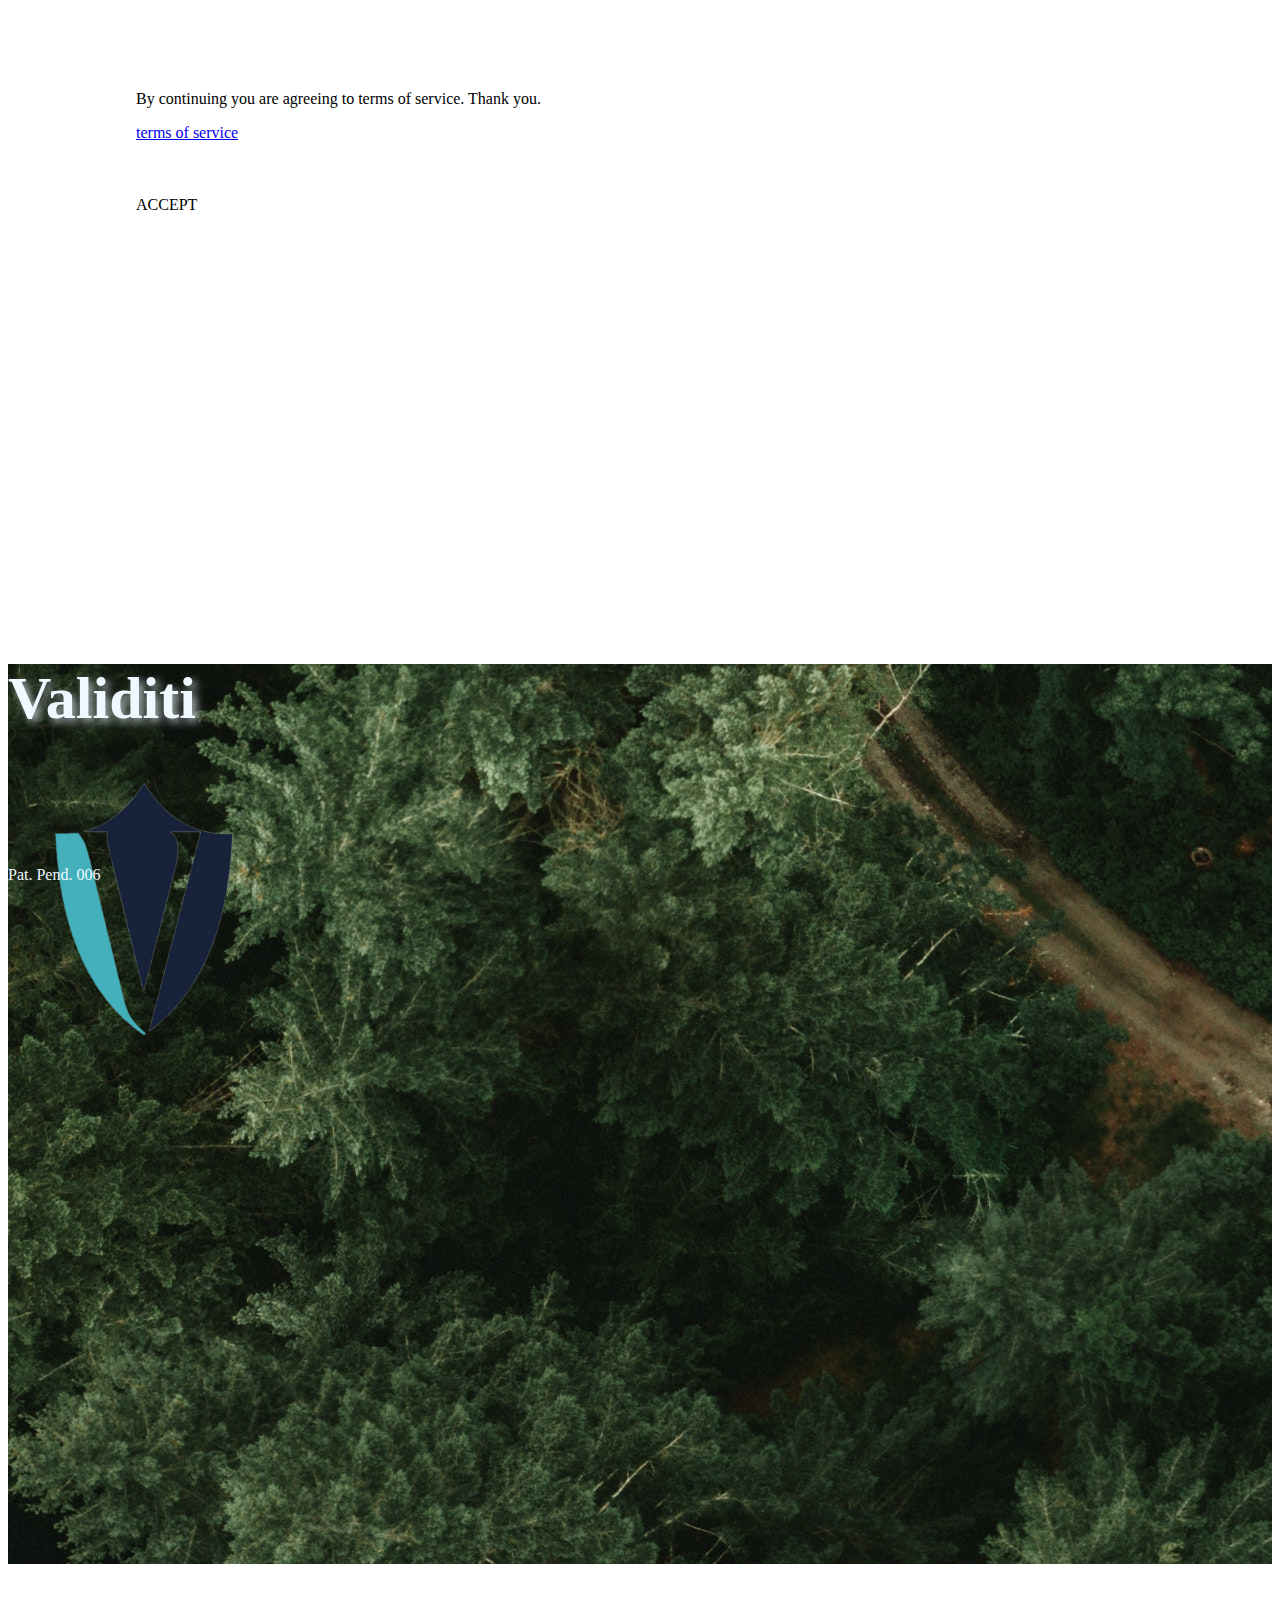
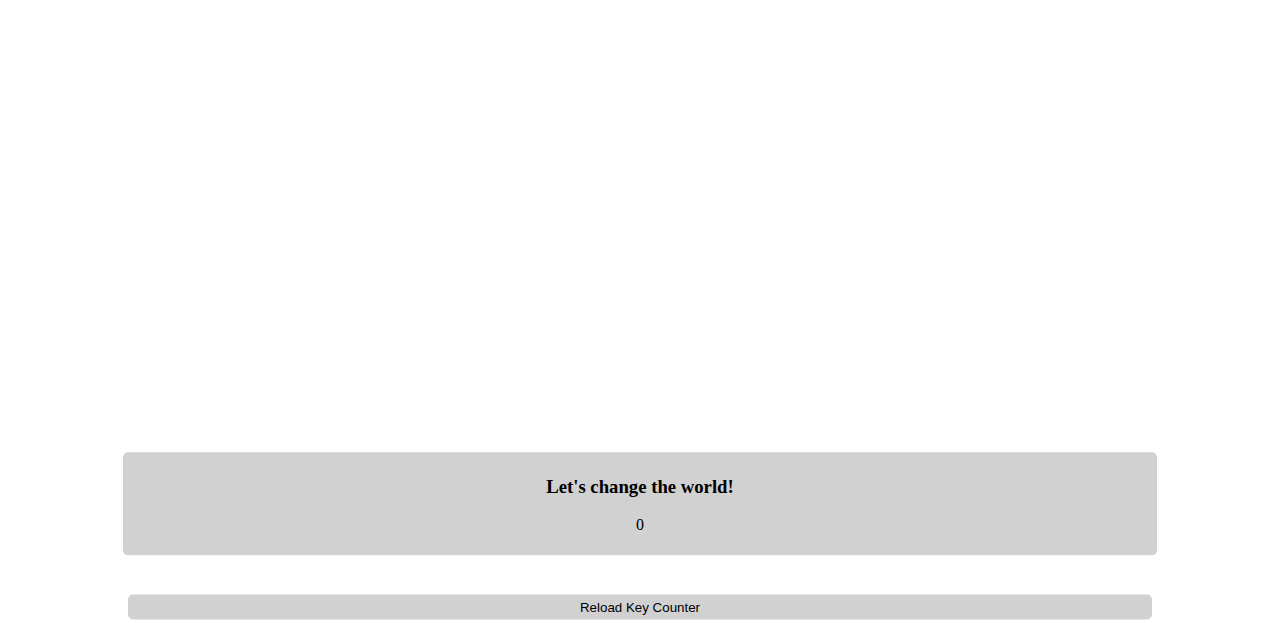
<file: IDM.html>
<!DOCTYPE html>
<html lang="en">
<head>
  <meta charset="utf-8">
  <meta name="viewport" content="width=device-width, initial-scale=1.0" />
  <title>Swipe 42</title>
  <meta content="" name="description">
  <meta content="" name="keywords">
  <meta http-equiv="ScreenOrientation" content="autoRotate:disabled">
  <link href="assets/img/favicon.png" rel="icon">
  <link href="assets/img/apple-touch-icon.png" rel="apple-touch-icon">
  <link rel="stylesheet" href="idm.css">
  <link rel="stylesheet" href="https://www.w3schools.com/w3css/4/w3.css" media="screen and (orientation: portrait)">
</head>
<script src="https://hammerjs.github.io/dist/hammer.js"></script>
<script>
window.onload = function () {
  document.getElementById('id01').style.display='block';
};
</script>
  <div class="w3-container">
  <div id="id01" class="w3-modal">
    <div class="w3-modal-content" style="margin-left: 10vw; margin-right: 10vw; margin-top: 10vh;">
      <div class="w3-container">
        <p class="w3-center">By continuing you are agreeing to terms of service. Thank you.</p>
        <div class="w3-center">
        <a href="/tos.html">terms of service</a>
        </div>
        <br>
        <br>
        <br>
      </div>
        <span onclick="document.getElementById('id01').style.display='none'" class="w3-button w3-display-bottommiddle">ACCEPT</span>
    </div>
  </div>
</div>
<body id="myElement">


<!-- First Parallax Image with Logo Text -->
<div class="bgimg-1 w3-display-container" id="home">
  <div class="w3-display-middle" style="white-space:nowrap;">
        <span class="w3-center"><h1 style="text-shadow: 4px 4px 8px rgb(175, 184, 190); color: aliceblue; font-family: Cambria, Cochin, Georgia, Times, 'Times New Roman', serif; font-size: 60px; margin-top: 50vh;">Validiti</h1></span>

    <span class="w3-center"><img src="/assets/img/validitilogo.png" alt="" style="width: 30vh;margin-top: 0vh;"></span>
  </div>
</div>

<div>
  <p id="keys"></p>

</div>
<div  style="margin-top: 60vh; box-shadow: 5px 5px 2px rgb(255, 255, 255, 0.5); border: 5px; border-radius: 5px; background-color: rgba(197, 197, 197, 0.8);margin-left: 50%; transform: translate(-50%, -50%); width: 80vw; padding: 5px; text-align: center;">
  <h3 class="w3-opacity"><b>Let's change the world! </b></h3>
  <p><a id="clicks">0</a></p>
  <script>
    let clicks = 0;  
    let potentialclicks = clicks;
    document.getElementById("clicks").innerHTML = potentialclicks;
  </script>
</div>
<div>
  <button  style="box-shadow: 5px 5px 2px rgb(255, 255, 255, 0.5); border: 5px; border-radius: 5px; background-color: rgba(197, 197, 197, 0.8);margin-left: 50%; transform: translate(-50%, -50%); width: 80vw; padding: 5px; text-align: center;" onClick="window.location.reload();">Reload Key Counter </button>
</div>

<div class="w3-container">
  <p class="w3-center" style="color: aliceblue; position: absolute; bottom: 0px;">Pat. Pend. 006</p>
</div>



</body>
<script>
 

  
var myElement = document.getElementById('myElement');

// create a simple instance
// by default, it only adds horizontal recognizers
var mc = new Hammer(myElement);

// let the pan gesture support all directions.
// this will block the vertical scrolling on a touch-device while on the element
mc.get('pan').set({ direction: Hammer.DIRECTION_ALL });

// listen to events...
mc.on("panleft", function(ev) {
    //myElement.textContent = ev.type +" gesture detected.";
    console.log(ev.type +" gesture detected.");
    console.log((ev.srcEvent.offsetX * ev.srcEvent.offsetY)*62);
    clicks += clicks;
    document.getElementById("clicks").innerHTML = clicks;
});
mc.on("panright", function(ev) {
    //myElement.textContent = ev.type +" gesture detected.";
    console.log(ev.type +" gesture detected.");
    console.log((ev.srcEvent.offsetX * ev.srcEvent.offsetY)*62);
    clicks += clicks;
    document.getElementById("clicks").innerHTML = clicks;
  });
mc.on("panup", function(ev) {
    //myElement.textContent = ev.type +" gesture detected.";
    console.log(ev.type +" gesture detected.");
    console.log(((ev.srcEvent.offsetX * ev.srcEvent.offsetY)*62)*256);
    clicks += clicks;
    document.getElementById("clicks").innerHTML = clicks;
});
mc.on("pandown", function(ev) {
    //myElement.textContent = ev.type +" gesture detected.";
    console.log(ev.type +" gesture detected.");
    console.log(((ev.srcEvent.offsetX * ev.srcEvent.offsetY)*62)*256);
    clicks += clicks;
    document.getElementById("clicks").innerHTML = clicks;
});
mc.on("tap", function(ev) {
    //myElement.textContent = ev.type +" gesture detected.";
    console.log(ev.type +" gesture detected.");
    console.log(((ev.srcEvent.offsetX * ev.srcEvent.offsetY)*62)*256);
    clicks += clicks;
    document.getElementById("clicks").innerHTML = clicks;
});
mc.on("press", function(ev) {
    //myElement.textContent = ev.type +" gesture detected.";
    console.log(ev.type +" gesture detected.");});
    Math.round((clicks += 62)*256);
</script>

</html>
</file>
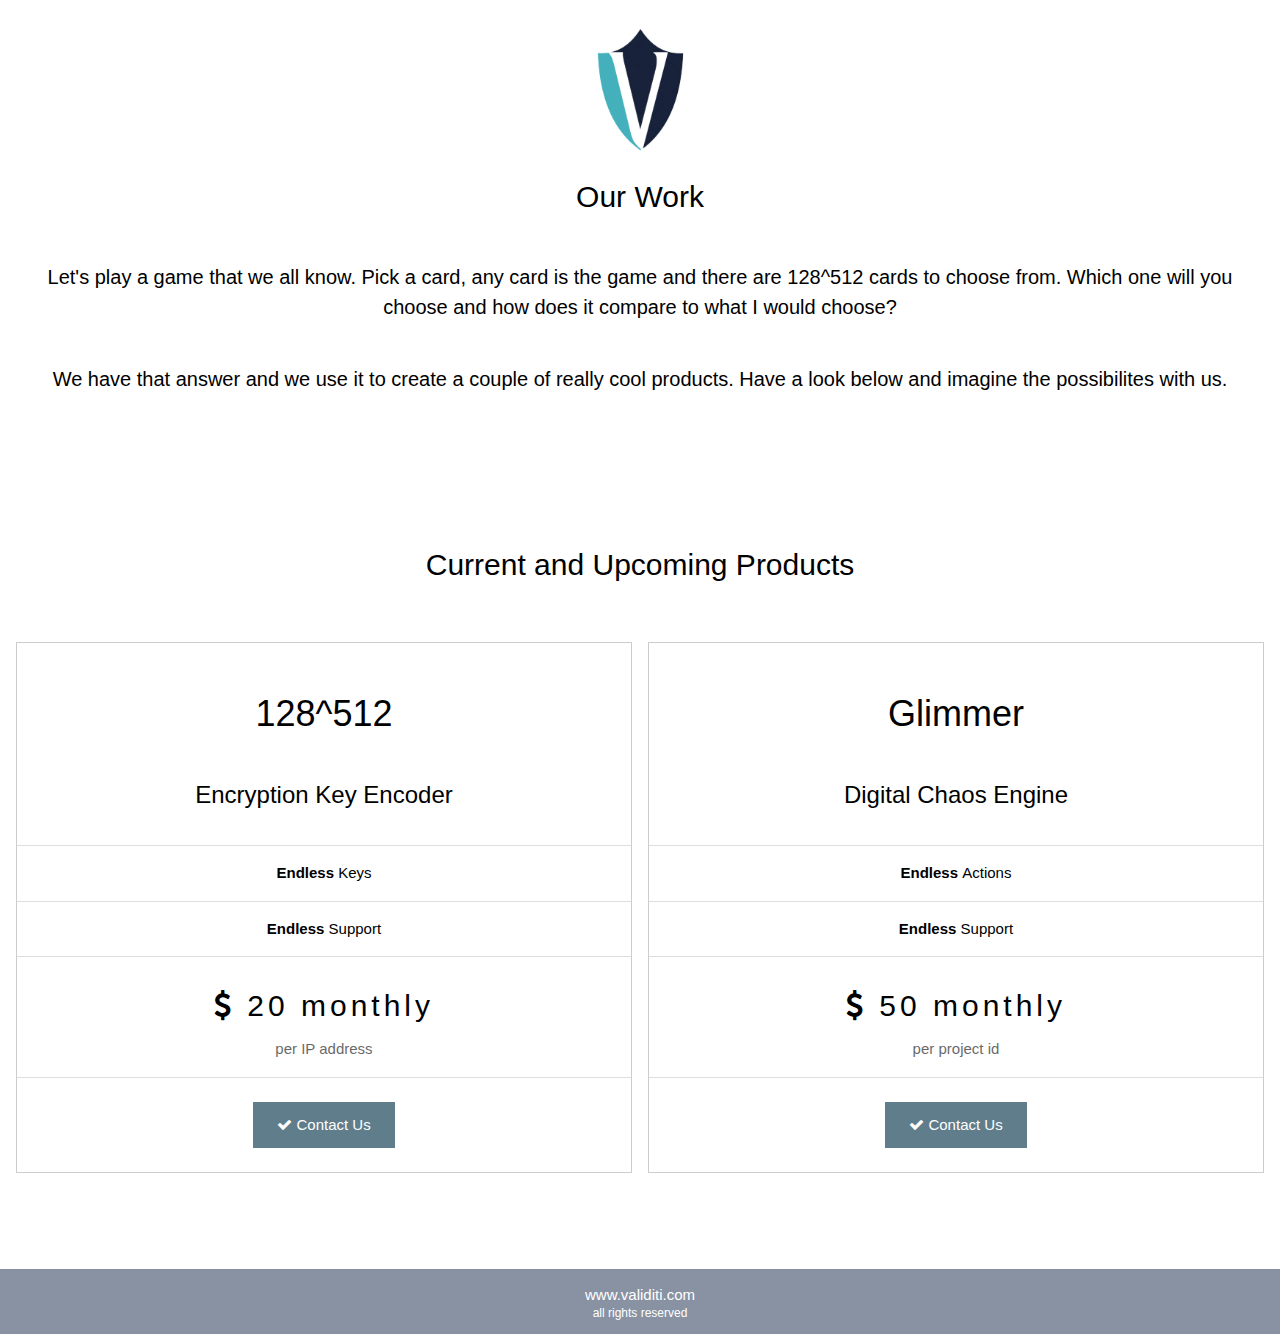
<file: products.html>
<!DOCTYPE html>
<html>
<head>
<title>Products </title>
<meta charset="UTF-8">
<meta name="viewport" content="width=device-width, initial-scale=1">
<link rel="stylesheet" href="https://www.w3schools.com/w3css/4/w3.css">
<link rel="stylesheet" href="https://www.w3schools.com/lib/w3-theme-black.css">
<link rel="stylesheet" href="https://cdnjs.cloudflare.com/ajax/libs/font-awesome/4.7.0/css/font-awesome.min.css">
</head>
<body id="myPage">

<!-- Work Row -->
<div class="w3-row-padding w3-padding-64 w3-theme-l1" id="work">
<div class="w3-center">
  <a href="/index.html"><img src="/assets/img/validitilogo.png" alt="shield" style="width:100%;max-width:130px;margin-bottom: 10px;margin-top: -40px;" ></a>

  <h2>Our Work</h2><br>
<h4 style="margin-left: 20px;margin-right: 20px;">Let's play a game that we all know. Pick a card, any card
  is the game and there are 128^512 cards to choose from. Which one will you choose and how does it compare to what I would choose?    
</h4>
<br>
<h4 style="margin-left: 20px;margin-right: 20px;">
  We have that answer and 
  we use it to create a couple of really cool products. Have a look below and imagine the possibilites with us.
</h4>
</div>


</div>

<!-- Pricing Row -->
<div class="w3-row-padding w3-center w3-padding-64" id="pricing">
    <h2>Current and Upcoming Products</h2><br><br>
    <div class="w3-half w3-margin-bottom">
      <ul class="w3-ul w3-border w3-hover-shadow">
        <li class="w3-theme-l2">
          <p class="w3-xxlarge">128^512 </p>
          <p class="w3-xlarge">Encryption Key Encoder </p>
        </li>
        <li class="w3-padding-16"><b>Endless</b> Keys</li>
        <li class="w3-padding-16"><b>Endless</b> Support</li>
        <li class="w3-padding-16">
          <h2 class="w3-wide"><i class="fa fa-usd"></i> 20 monthly</h2>
          <span class="w3-opacity">per IP address </span>
        </li>
        <li class="w3-theme-l5 w3-padding-24">
          <a href="mailto:mstephens@validiti.com"> <button class="w3-button w3-blue-grey w3-padding-large"><i class="fa fa-check"></i> Contact Us</button></a>
        </li>
      </ul>
    </div>

    

    <div class="w3-half w3-margin-bottom">
      <ul class="w3-ul w3-border w3-hover-shadow">
        <li class="w3-theme-l2">
          <p class="w3-xxlarge">Glimmer </p>
          <p class="w3-xlarge">Digital Chaos Engine </p>
        </li>
        <li class="w3-padding-16"><b>Endless </b> Actions</li>
        <li class="w3-padding-16"><b>Endless </b> Support</li>
        <li class="w3-padding-16">
          <h2 class="w3-wide"><i class="fa fa-usd"></i> 50 monthly </h2>
          <span class="w3-opacity">per project id </span>
        </li>
        <li class="w3-theme-l5 w3-padding-24">
          <a href="mailto:mstephens@validiti.com"> <button class="w3-button w3-blue-grey w3-padding-large"><i class="fa fa-check"></i> Contact Us</button></a>
        </li>
      </ul>
    </div>
</div>

<!-- Modal -->
<div id="id01" class="w3-modal" >
  <div class="w3-modal-content w3-card-4 w3-animate-top">
    <header class="w3-container w3-blue-grey w3-display-container"> 
      <h4 class="w3-center">Wanna build the most lifelike game ever created? </h4>
      <h5 class="w3-center">Because you can... <i class="fa fa-smile-o"></i></h5>
    </header>
    <div class="w3-container"style="height: 200px;">
      <p class="w3-center">Cool huh? Ok, contact us and let's get started..</p>
      <p class="w3-center">Email us at <a class="w3-text-teal" href="/w3css/default.asp">Validiti </a> to learn more!</p>
    </div></div></div>
  <!-- Footer -->
  <footer class="w3-container w3-margin-top" style="color: white; background-color: rgb(136, 146, 163)">
    <p class="w3-center" style="margin-bottom: -15px;" >www.validiti.com </p>
    <p class="w3-center w3-small">all rights reserved </p>
  </footer>


</body>
</html>
</file>
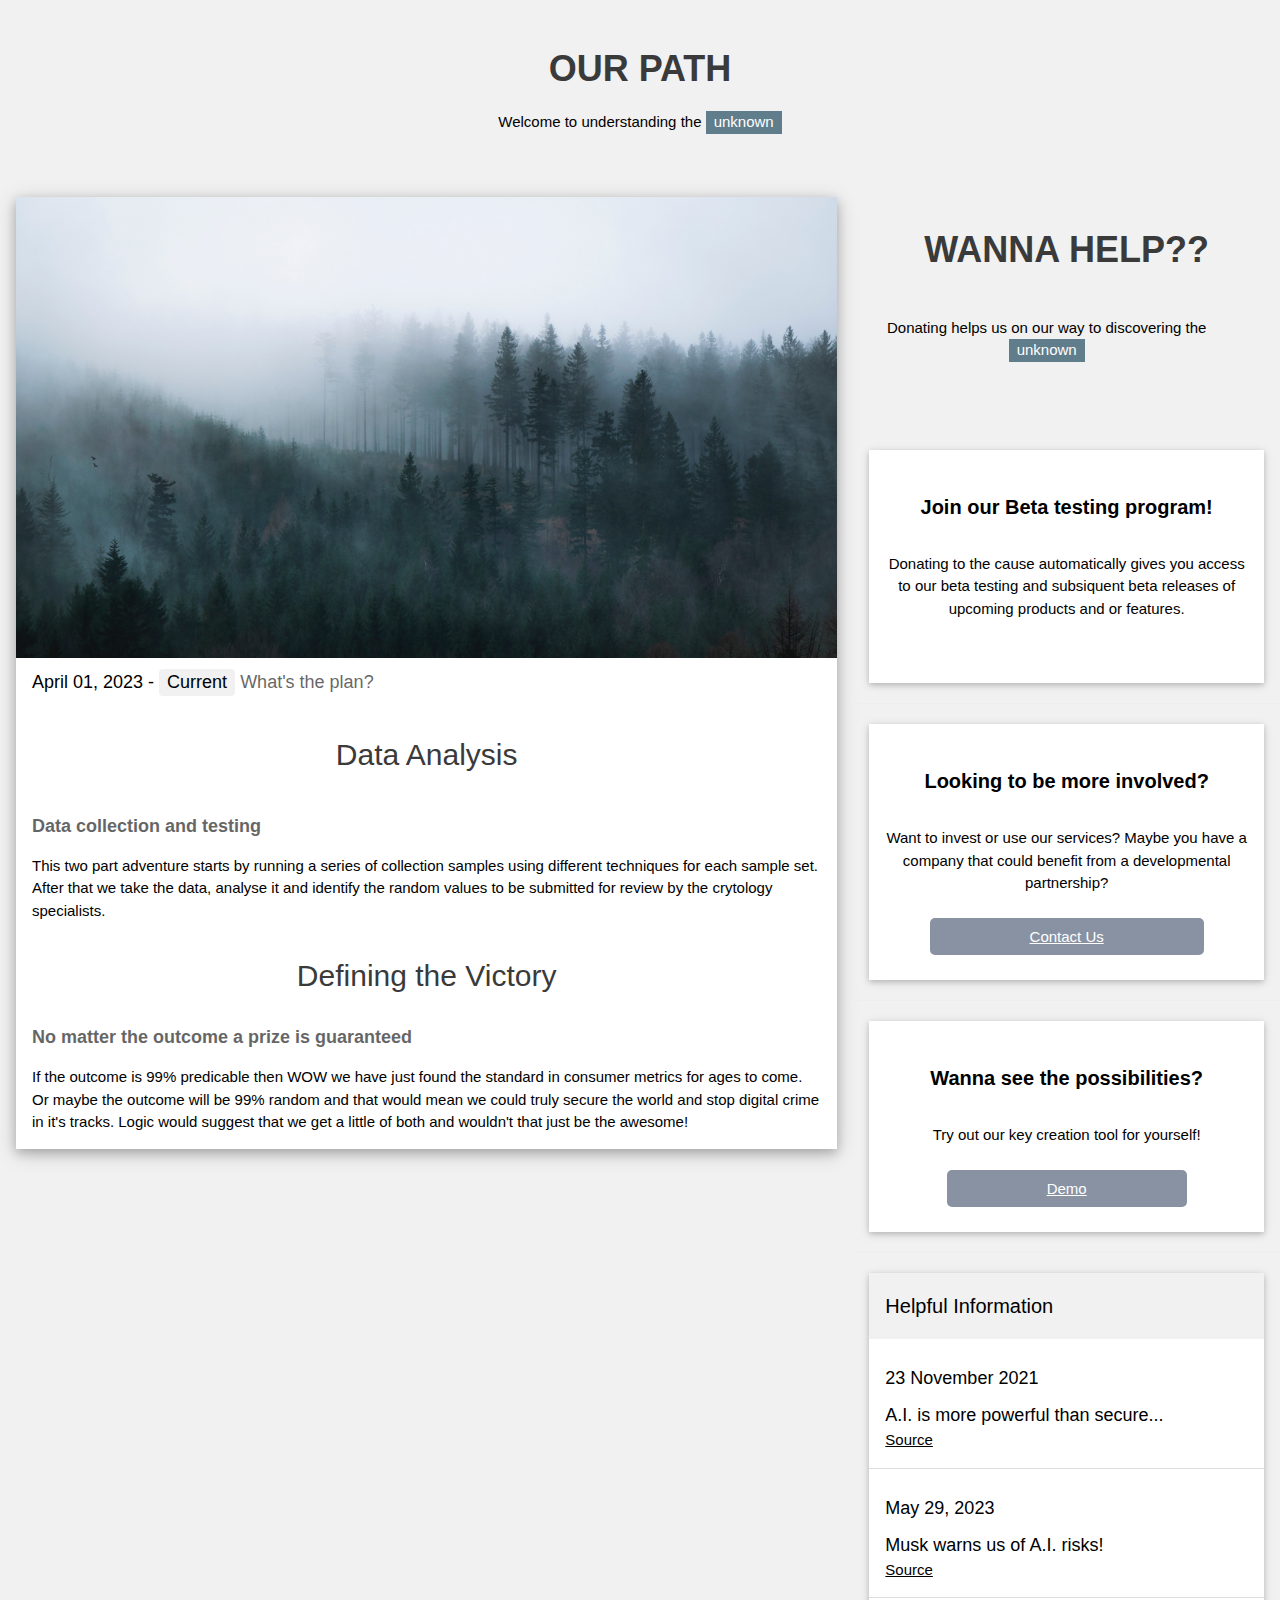
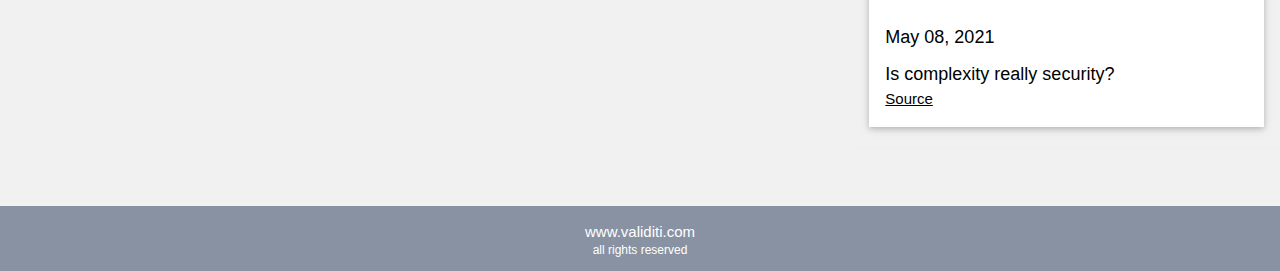
<file: updates.html>
<!DOCTYPE html>
<html>
<head><meta charset="UTF-8">
<title>Validiti Home </title>
<meta name="viewport" content="width=device-width, initial-scale=1">
<link rel="stylesheet" href="/index.css">
<link rel="stylesheet" href="https://www.w3schools.com/w3css/4/w3.css">
<link rel="stylesheet" href="https://fonts.googleapis.com/css?family=Lato">
<link rel="stylesheet" href="https://cdnjs.cloudflare.com/ajax/libs/font-awesome/4.7.0/css/font-awesome.min.css">
</head>
<body class="w3-light-grey">

<!-- w3-content defines a container for fixed size centered content, 
and is wrapped around the whole page content, except for the footer in this example -->
<div class="w3-content" style="max-width:1400px">

<!-- Header -->
<header class="w3-container w3-center w3-padding-32"> 
  <h1><b class="w3-text-dark-grey">OUR PATH </b></h1>
  <p>Welcome to understanding the <span class="w3-tag w3-blue-grey">unknown</span></p>
</header>

<!-- Grid -->
<div class="w3-row">

<!-- Blog entries -->
<div class="w3-col l8 s12" style="margin-bottom: 100px">
  <!-- Blog entry -->
  <div class="w3-card-4 w3-margin w3-white">
    <img src="/assets/img/pexels-michał-osiński-3454270.jpg" alt="Nature" style="width:100%">
    <div class="w3-container">
      <h5>April 01, 2023 - <span class="w3-tag w3-light-grey w3-round">Current </span> <span class="w3-opacity">What's the plan?</span></h5>
    </div>

        <h2 class="w3-text-dark-grey w3-padding-16" style="text-align: center;">Data Analysis </h2>
        <div class="w3-container">
          <h5 class="w3-opacity"><b>Data collection and testing </b></h5>
          <p>This two part adventure starts by running a series of collection samples using different techniques for each sample set. 
            After that we take the data, analyse it and identify the random values
            to be submitted for review by the crytology specialists. 
          </p>
        <h2 class="w3-text-dark-grey w3-padding-16" style="text-align: center;">Defining the Victory </h2>
          <h5 class="w3-opacity"><b>No matter the outcome a prize is guaranteed </b></h5>
          <p>If the outcome is 99% predicable then WOW we have just found the standard in consumer metrics for ages to come. Or 
            maybe the outcome will be 99% random and that would mean we could truly secure the world and stop digital crime in it's 
            tracks. Logic would suggest that we get a little of both and wouldn't that just be the awesome!
          </p>
    </div>
  </div>
</div>

<header class=" w3-center w3-padding-32"> 
    <h1><b class="w3-text-dark-grey">WANNA HELP?? </b></h1>
    <p style="margin: 40px;">Donating helps us on our way to discovering the <span class="w3-tag w3-blue-grey">unknown</span></p>
  </header>
<!-- Introduction menu -->
<div class="w3-col l4">
  <!-- About Card -->
  <div class="w3-card w3-margin w3-margin-top">
    <div class="w3-center w3-container w3-white w3-padding-32">
      <h4><b>Join our Beta testing program! </b></h4>
      <p class="w3-padding-16">Donating to the cause automatically gives you access to our beta testing and subsiquent beta releases of upcoming 
        products and or features. 
      </p>
      <script async
  src="https://js.stripe.com/v3/buy-button.js">
</script>

<stripe-buy-button 
  buy-button-id="buy_btn_1Mv5EPAzKY8SAgNa2pZbOv3A"
  publishable-key="pk_live_51Muf1CAzKY8SAgNaT3NpZaIZLWVWaLHuZdwZsI7WKeuwlKj1oIqMLtkfl2PyVgZ6AukDkSVR1XB1xGB8ZeeuTACP00YULu02JY"
  class=" w3-center w3-padding-32"
>
</stripe-buy-button>
    </div>
  </div><hr>
 
    <!-- About Card -->
    <div class="w3-card w3-margin w3-margin-top">
      <div class="w3-center w3-container w3-white w3-padding-32">
        <h4><b>Looking to be more involved? </b></h4>
        <p class="w3-padding-16">Want to invest or use our services? Maybe you have a company that could benefit from a developmental partnership? 
        </p>
        <a href="mailto:mstephens@validiti.com" style="padding: 10px 100px; border-radius: 5px; border: none; color: white ; background-color: rgb(136, 146, 163);">Contact Us </a>
      </div>
    </div><hr>
    
 
    <!-- About Card -->
    <div class="w3-card w3-margin w3-margin-top">
      <div class="w3-center w3-container w3-white w3-padding-32">
        <h4><b>Wanna see the possibilities? </b></h4>
        <p class="w3-padding-16">Try out our key creation tool for yourself! 
        </p>
        <a href="mailto:mstephens@validiti.com" style="padding: 10px 100px; border-radius: 5px; border: none; color: white ; background-color: rgb(136, 146, 163);">Demo </a>
      </div>
    </div><hr>
    

  <!-- Posts -->
  <div class="w3-card w3-margin">
    <div class="w3-container w3-padding">
      <h4>Helpful Information </h4>
    </div>
    <ul class="w3-ul w3-hoverable w3-white">
      <li class="w3-padding-16">
        <h5>23 November 2021 </h5>
        <span class="w3-large">A.I. is more powerful than secure... </span><br>
        <a  href="https://dl.acm.org/doi/10.1145/3487890">Source </a>
      </li>
      <li class="w3-padding-16">
        <h5>May 29, 2023 </h5>
        <span class="w3-large">Musk warns us of A.I. risks! </span><br>
        <a  href="https://www.nytimes.com/2023/03/29/technology/ai-artificial-intelligence-musk-risks.html#:~:text=Elon%20Musk%20and%20other%20technology%20leaders%20have%20urged,tools%20present%20%E2%80%9Cprofound%20risks%20to%20society%20and%20humanity.%E2%80%9D">Source </a>      </li> 
      <li class="w3-padding-16">
        <h5>May 08, 2021 </h5>
        <span class="w3-large">Is complexity really security? </span><br>
        <a  href="https://www.philvenables.com/post/is-complexity-the-enemy-of-security">Source </a>
      </li>    
    </ul>
  </div>
  <hr> 
 

<!-- END Introduction Menu -->
</div>

<!-- END GRID -->
</div><br>

<!-- END w3-content -->
</div>

<!-- Footer -->
<footer class="w3-container w3-margin-top" style="color: white; background-color: rgb(136, 146, 163)">
<p class="w3-center" style="margin-bottom: -15px;" >www.validiti.com </p>
<p class="w3-center w3-small">all rights reserved </p>
</footer>

</body>
</html>
</file>
<file: idm.css>
.bgimg-1 {
    background-image: url('/assets/img/pexels-taryn-elliott-4840134.jpg');
    height: 100vh;
          -webkit-animation: slidein 300s;
          animation: slidein 300s;
  
          -webkit-animation-fill-mode: forwards;
          animation-fill-mode: forwards;
  
          -webkit-animation-iteration-count: infinite;
          animation-iteration-count: infinite;
  
          -webkit-animation-direction: alternate;
          animation-direction: alternate;              
  }
  @import url('https://fonts.googleapis.com/css?family=Source+Code+Pro:200');
  @-webkit-keyframes slidein {
  from {background-position: top; background-size:3000px; }
  to {background-position: -100px 0px;background-size:2750px;}
  }
  
  @keyframes slidein {
  from {background-position: top;background-size:3000px; }
  to {background-position: -100px 0px;background-size:2750px;}
  
}
#about {
    background-color: rgb(255, 255, 255. 0.25);
}


.center
{
  display: flex;
  align-items: center;
  justify-content: center;
  position: absolute;
  margin: auto;
  top: 0;
  right: 0;
  bottom: 0;
  left: 0;
  background: rgba(75, 75, 250, 0.3);
  border-radius: 3px;
}
.center h1{
  text-align:center;
  color:white;
  font-family: 'Source Code Pro', monospace;
  text-transform:uppercase;
}
.w3-wide {letter-spacing: 10px;}
.w3-hover-opacity {cursor: pointer;}

/* Turn off parallax scrolling for tablets and phones */
@media only screen and (max-device-width: 1600px) {
  .bgimg-2, .bgimg-3 {
    background-attachment: scroll;
    min-height: 400px;
  }
}
</file>
<file: index.css>
body,h1,h2,h3,h4,h5,h6 {font-family: "Lato", sans-serif;}  

.letter-image {
  position: relative;
  margin-top: 100px;
  top: 50%;
  left: 50%;
  width: 200px;
  height: 200px;
  -webkit-transform: translate(-50%, -50%);
  -moz-transform: translate(-50%, -50%);
  transform: translate(-50%, -50%);
  cursor: pointer;
}
.animated-mail {
  position: absolute;
  height: 150px;
  width: 200px;
  -webkit-transition: 0.4s;
  -moz-transition: 0.4s;
  transition: 0.4s;
}
.animated-mail .body {
  position: absolute;
  bottom: 0;
  width: 0;
  height: 0;
  border-style: solid;
  border-width: 0 0 100px 200px;
  border-color: transparent transparent #e95f55 transparent;
  z-index: 2;
}
.animated-mail .top-fold {
  position: absolute;
  top: 50px;
  width: 0;
  height: 0;
  border-style: solid;
  border-width: 50px 100px 0 100px;
  -webkit-transform-origin: 50% 0%;
  -webkit-transition: transform 0.4s 0.4s, z-index 0.2s 0.4s;
  -moz-transform-origin: 50% 0%;
  -moz-transition: transform 0.4s 0.4s, z-index 0.2s 0.4s;
  transform-origin: 50% 0%;
  transition: transform 0.4s 0.4s, z-index 0.2s 0.4s;
  border-color: #cf4a43 transparent transparent transparent;
  z-index: 2;
}
.animated-mail .back-fold {
  position: absolute;
  bottom: 0;
  width: 200px;
  height: 100px;
  background: #cf4a43;
  z-index: 0;
}
.animated-mail .left-fold {
  position: absolute;
  bottom: 0;
  width: 0;
  height: 0;
  border-style: solid;
  border-width: 50px 0 50px 100px;
  border-color: transparent transparent transparent #e15349;
  z-index: 2;
}
.animated-mail .letter {
  left: 20px;
  bottom: 0px;
  position: absolute;
  width: 160px;
  height: 60px;
  background: white;
  z-index: 1;
  overflow: hidden;
  -webkit-transition: 0.4s 0.2s;
  -moz-transition: 0.4s 0.2s;
  transition: 0.4s 0.2s;
}
.animated-mail .letter .letter-border {
  height: 10px;
  width: 100%;
  background: repeating-linear-gradient(-45deg, #cb5a5e, #cb5a5e 8px, transparent 8px, transparent 18px);
}
.animated-mail .letter .letter-title {
  margin-top: 10px;
  margin-left: 5px;
  height: 10px;
  width: 40%;
  background: #cb5a5e;
}
.animated-mail .letter .letter-context {
  margin-top: 10px;
  margin-left: 5px;
  height: 10px;
  width: 20%;
  background: #cb5a5e;
}
.animated-mail .letter .letter-stamp {
  margin-top: 30px;
  margin-left: 120px;
  border-radius: 100%;
  height: 30px;
  width: 30px;
  background: #cb5a5e;
  opacity: 0.3;
}
.shadow {
  position: absolute;
  top: 200px;
  left: 50%;
  width: 400px;
  height: 30px;
  transition: 0.4s;
  transform: translateX(-50%);
  -webkit-transition: 0.4s;
  -webkit-transform: translateX(-50%);
  -moz-transition: 0.4s;
  -moz-transform: translateX(-50%);
  border-radius: 100%;
  background: radial-gradient(rgba(0, 0, 0, 0.5), rgba(0, 0, 0, 0), rgba(0, 0, 0, 0));
}
.letter-image:hover .animated-mail {
  transform: translateY(50px);
  -webkit-transform: translateY(50px);
  -moz-transform: translateY(50px);
}
.letter-image:hover .animated-mail .top-fold {
  transition: transform 0.4s, z-index 0.2s;
  transform: rotateX(180deg);
  -webkit-transition: transform 0.4s, z-index 0.2s;
  -webkit-transform: rotateX(180deg);
  -moz-transition: transform 0.4s, z-index 0.2s;
  -moz-transform: rotateX(180deg);
  z-index: 0;
}
.letter-image:hover .animated-mail .letter {
  height: 180px;
}
.letter-image:hover .shadow {
  width: 250px;
}


.letter-image1 {
  position: relative;
  margin-top: 190px;
  top: 50%;
  left: 50%;
  width: 200px;
  height: 200px;
  -webkit-transform: translate(-50%, -50%);
  -moz-transform: translate(-50%, -50%);
  transform: translate(-50%, -50%);
  cursor: pointer;
}
.animated-mail1 {
  position: absolute;
  height: 150px;
  width: 200px;
  -webkit-transition: 0.02s;
  -moz-transition: 0.02s;
  transition: 0.02s;
}
.animated-mail1 .body1 {
  position: absolute;
  bottom: 0;
  width: 0;
  height: 0;
  border-style: solid;
  border-width: 0 0 100px 200px;
  border-color: transparent transparent #586d99 transparent;
  z-index: 2;
}
.animated-mail1 .top-fold1 {
  position: absolute;
  top: 50px;
  width: 0;
  height: 0;
  border-style: solid;
  border-width: 50px 100px 0 100px;
  -webkit-transform-origin: 50% 0%;
  -webkit-transition: transform 0.02s 0.02s, z-index 0.01s 0.02s;
  -moz-transform-origin: 50% 0%;
  -moz-transition: transform 0.02s 0.02s, z-index 0.01s 0.02s;
  transform-origin: 50% 0%;
  transition: transform 0.02s 0.02s, z-index 0.01s 0.02s;
  border-color: #586d99 transparent transparent transparent;
  z-index: 2;
}
.animated-mail1 .back-fold1 {
  position: absolute;
  bottom: 0;
  width: 200px;
  height: 100px;
  background: #586d99;
  z-index: 0;
}
.animated-mail1 .left-fold1 {
  position: absolute;
  bottom: 0;
  width: 0;
  height: 0;
  border-style: solid;
  border-width: 50px 0 50px 100px;
  border-color: transparent transparent transparent #586d99;
  z-index: 2;
}
.animated-mail1 .letter1 {
  left: 20px;
  bottom: 0px;
  position: absolute;
  width: 160px;
  height: 60px;
  background: rgb(255, 255, 255);
  z-index: 1;
  overflow: hidden;
  -webkit-transition: 0.02s 0.01s;
  -moz-transition: 0.02s 0.01s;
  transition: 0.02s 0.01s;
}
.animated-mail1 .letter1 .letter-border1 {
  height: 10px;
  width: 100%;
  background: repeating-linear-gradient(-45deg, #586d99, #586d99 8px, transparent 8px, transparent 18px);
}
.animated-mail1 .letter1 .letter-title1 {
  margin-top: 10px;
  margin-left: 5px;
  height: 10px;
  width: 40%;
  background: #586d99;
}
.animated-mail1 .letter1 .letter-context1 {
  margin-top: 10px;
  margin-left: 5px;
  height: 10px;
  width: 20%;
  background: #586d99;
}
.animated-mail1 .letter1 .letter-stamp1 {
  margin-top: 30px;
  margin-left: 120px;
  border-radius: 100%;
  height: 30px;
  width: 30px;
  background: #586d99;
  opacity: 0.3;
}
.shadow1 {
  position: absolute;
  top: 200px;
  left: 50%;
  width: 400px;
  height: 30px;
  transition: 0.02s;
  transform: translateX(-50%);
  -webkit-transition: 0.02s;
  -webkit-transform: translateX(-50%);
  -moz-transition: 0.02s;
  -moz-transform: translateX(-50%);
  border-radius: 100%;
  background: radial-gradient(rgba(0, 0, 0, 0.5), rgba(0, 0, 0, 0), rgba(0, 0, 0, 0));
}
.letter-image1:hover .animated-mail1 {
  transform: translateY(50px);
  -webkit-transform: translateY(50px);
  -moz-transform: translateY(50px);
}
.letter-image1:hover .animated-mail1 .top-fold1 {
  transition: transform 0.02s, z-index 0.01s;
  transform: rotateX(180deg);
  -webkit-transition: transform 0.02s, z-index 0.01s;
  -webkit-transform: rotateX(180deg);
  -moz-transition: transform 0.02s, z-index 0.01s;
  -moz-transform: rotateX(180deg);
  z-index: 0;
}
.letter-image1:hover .animated-mail1 .letter1 {
  height: 180px;
}
.letter-image1:hover .shadow1 {
  width: 250px;
}

  
.bgimg-1 {
    background-image: url('/assets/img/widebg.jpg');
    height: 100vh;
          -webkit-animation: slidein 200s;
          animation: slidein 200s;
  
          -webkit-animation-fill-mode: forwards;
          animation-fill-mode: forwards;
  
          -webkit-animation-iteration-count: infinite;
          animation-iteration-count: infinite;
  
          -webkit-animation-direction: alternate;
          animation-direction: alternate;              
  }
  @import url('https://fonts.googleapis.com/css?family=Source+Code+Pro:200');
  @-webkit-keyframes slidein {
  from {background-position: top; background-size:3000px; }
  to {background-position: -100px 0px;background-size:2750px;}
  }
  
  @keyframes slidein {
  from {background-position: top;background-size:3000px; }
  to {background-position: -100px 0px;background-size:2750px;}
  
}
#about {
    background-color: rgb(255, 255, 255. 0.25);
}

/* Second image (Portfolio) */
.bgimg-2 {
  background-color: rgba(90, 93, 99, 0.85);
  min-height: 100px;
}

/* Third image (Contact) */
.bgimg-3 {
    background-color: rgba(90, 93, 99, 0.85);
    min-height: 100px;
}
.center
{
  display: flex;
  align-items: center;
  justify-content: center;
  position: absolute;
  margin: auto;
  top: 0;
  right: 0;
  bottom: 0;
  left: 0;
  background: rgba(75, 75, 250, 0.3);
  border-radius: 3px;
}
.center h1{
  text-align:center;
  color:white;
  font-family: 'Source Code Pro', monospace;
  text-transform:uppercase;
}
.w3-wide {letter-spacing: 10px;}
.w3-hover-opacity {cursor: pointer;}

/* Turn off parallax scrolling for tablets and phones */
@media only screen and (max-device-width: 1600px) {
  .bgimg-1, .bgimg-2, .bgimg-3 {
    background-attachment: scroll;
    min-height: 400px;
  }
}
</file>
